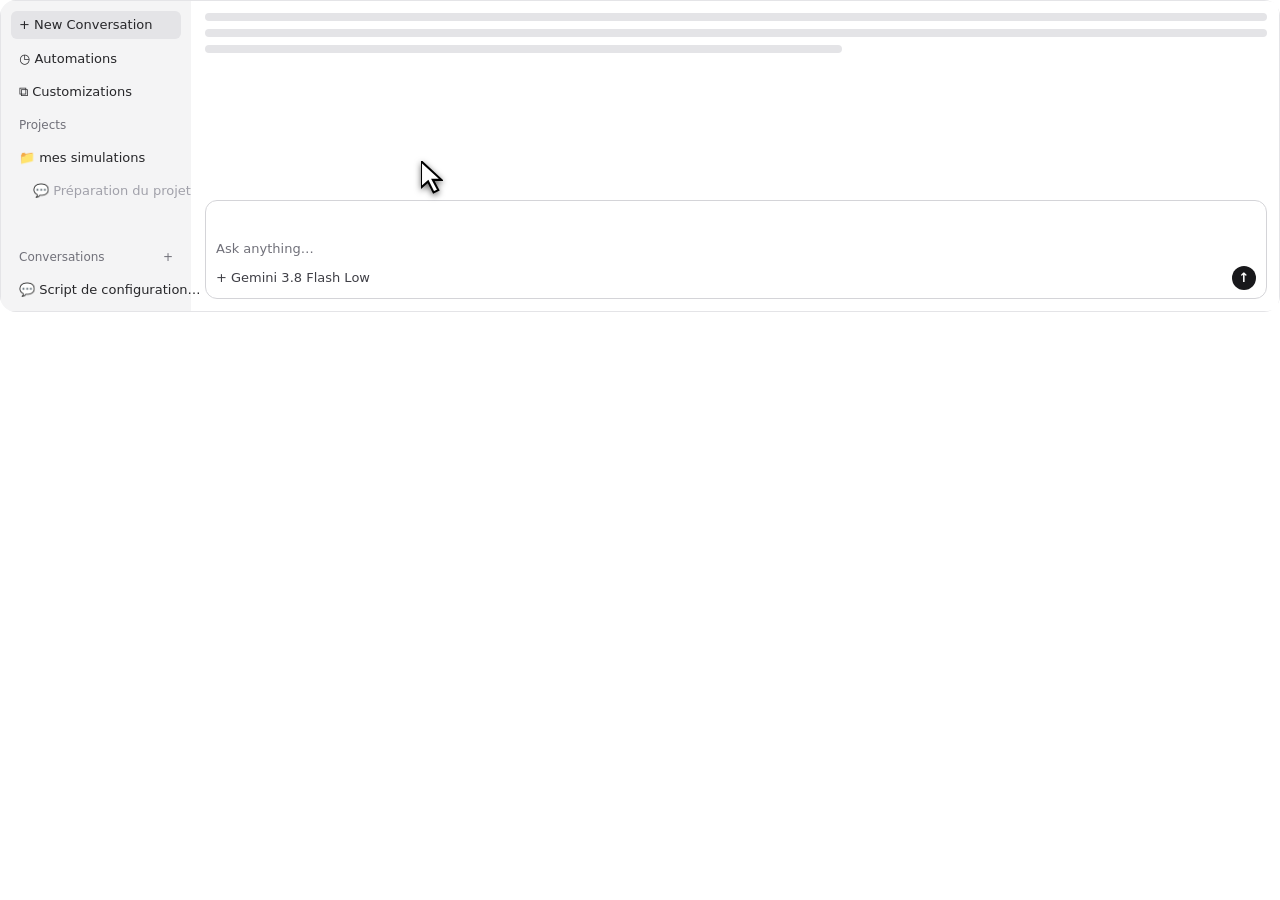
<file: anim-go.html>
<!doctype html>
<html lang="fr">
<head>
<meta charset="utf-8">
<meta name="viewport" content="width=device-width, initial-scale=1">
<title>Animation · nouvelle conversation dans le projet</title>
<link rel="stylesheet" href="style.css?v=65">
<link rel="stylesheet" href="clair.css?v=14" id="theme-clair">
<script src="theme.js?v=1"></script>
<style>
html, body { margin:0; padding:0 !important; overflow:hidden; background:transparent !important; }
.nc-fenetre { width:100%; max-height:none; border:0; padding:0; background:transparent !important; }
.theme-bascule { display:none !important; }
</style>
</head>
<body>
<!-- Animation seule (affichée dans projet.html) : nouvelle conversation dans le projet « mes simulations », on écrit « go titrage » -->
<div class="nc-fenetre">
<div class="ecran-nc" role="img" aria-label="Antigravity : la souris passe sur le nom du projet, un + apparaît à droite, clic dessus : une nouvelle conversation s'ouvre dans le projet ; on y colle le message, Entrée, puis on clique sur le lien de la réponse">
        <div class="nc-gauche">
          <p class="nc-new">+ New Conversation</p>
          <p>◷ Automations</p>
          <p>⧉ Customizations</p>
          <p class="nc-titre-g">Projects</p>
          <p class="nc-projet">📁 mes simulations <span class="nc-plus">+</span></p>
          <p class="nc-sous">💬 Préparation du projet</p>
          <p class="nc-sous nc-ajout">💬 <span class="nc-titre-conv">Simulation titrage</span></p>
          <p class="nc-titre-g">Conversations <span class="nc-plus-conv">+</span></p>
          <p class="nc-vieux">💬 Script de configuration…</p>
        </div>
        <div class="nc-milieu">
          <div class="nc-ancien"><span></span><span></span><span class="court"></span></div>
          <div class="nc-bulle">go titrage</div>
          <div class="nc-think">Thinking<span class="nc-points">…</span></div>
          <div class="nc-saisie">
            <span class="nc-chip">📁 mes simulations ⌄</span>
            <div class="nc-ask"><span class="nc-indice">Ask anything…</span><span class="nc-msg">go titrage</span></div>
            <div class="nc-bas"><span>+ Gemini 3.8 Flash Low</span><span class="nc-envoi">↑</span></div>
          </div>
        </div>
        <span class="nc-info nc-info-1">➕ Ajoute une nouvelle conversation dans ton projet</span>
        <span class="nc-info nc-info-2">✍️ Écris <b>go titrage</b>, puis valide (Entrée)</span>
        <svg class="souris" viewBox="0 0 14 21" width="22" height="33" aria-hidden="true"><path d="M0 0 L0 17 L4.5 13 L8 20 L11 18.5 L7.5 12 L13 12 Z" fill="#fff" stroke="#000" stroke-width="1.3"/></svg>
      </div>
</div>
</body>
</html>
</file>
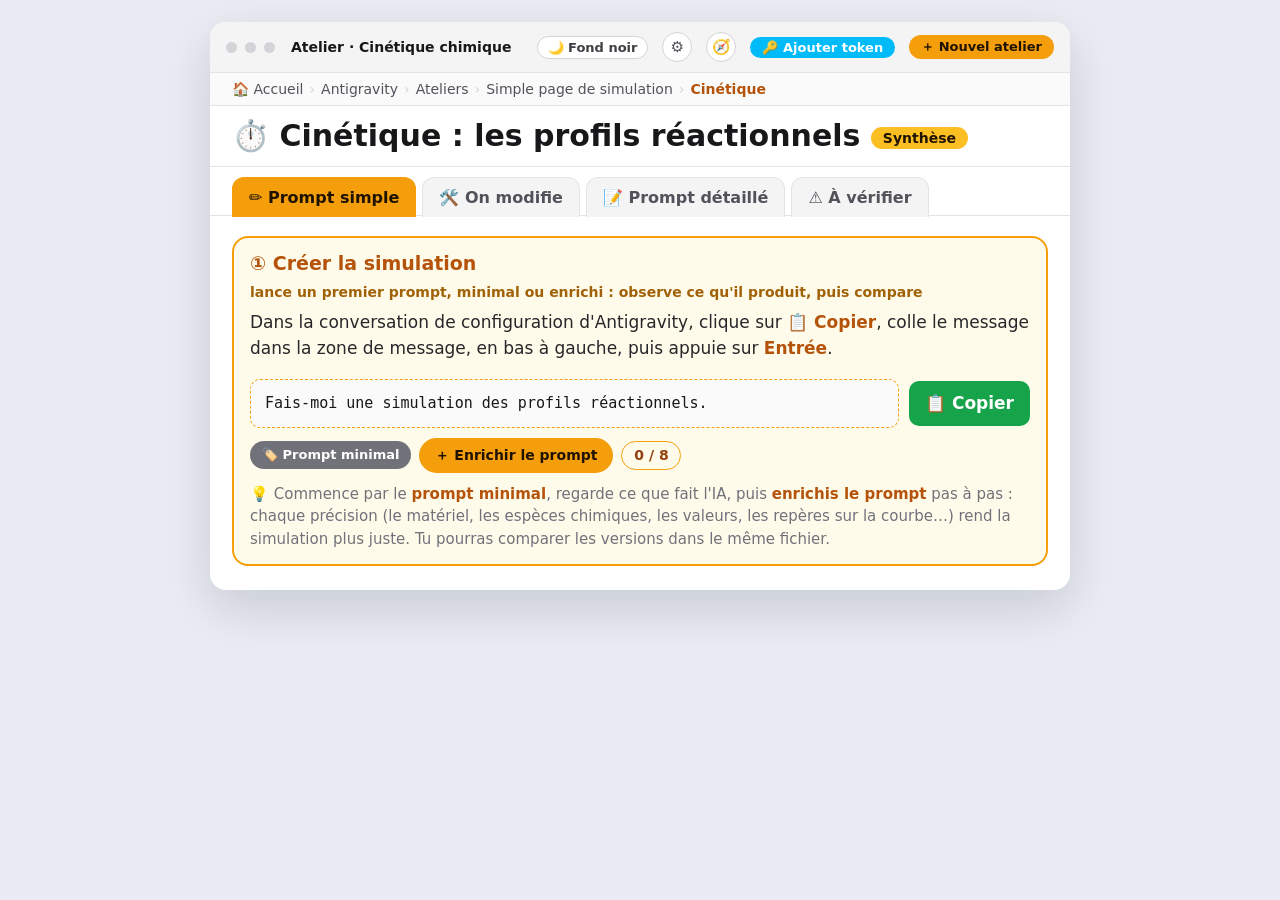
<file: cinetique.html>
<!doctype html>
<html lang="fr">
<head>
<meta charset="utf-8">
<meta name="viewport" content="width=device-width, initial-scale=1">
<title>Atelier · Cinétique chimique</title>
<link rel="stylesheet" href="style.css?v=79">
<link rel="stylesheet" href="clair.css?v=24" id="theme-clair">
<script src="theme.js?v=1"></script>
</head>
<body>
<div class="fen">
  <header class="haut">
  <div class="barre"><i></i><i></i><i></i><b>Atelier · Cinétique chimique</b><a class="icone" href="configurer.html" target="_blank" rel="noopener" data-info="Configurer Antigravity" aria-label="Configurer Antigravity">⚙️</a><a class="icone" href="decouvrir.html?mode=demo&amp;v=6" target="_blank" rel="noopener" data-info="Découvrir Antigravity" aria-label="Découvrir Antigravity">🧭</a><a class="nouvel-atelier" href="ateliers.html?ou=dans#page">＋ Nouvel atelier</a></div>
  <nav class="ariane" aria-label="Fil d'Ariane"><a href="./">🏠 Accueil</a><i class="sep">›</i><a href="antigravity.html">Antigravity</a><i class="sep">›</i><a href="ateliers.html">Ateliers</a><i class="sep">›</i><a href="ateliers.html#page">Simple page de simulation</a><i class="sep">›</i><span aria-current="page">Cinétique</span></nav>
    <div class="titre-haut"><h1>⏱️ Cinétique : les profils réactionnels <span class="domaine-titre">Synthèse</span></h1></div>
    <div class="onglets-haut">
    <div class="onglets" role="tablist">
      <button type="button" role="tab" data-onglet="simple">✏️ Prompt simple</button>
      <button type="button" role="tab" data-onglet="modifier">🛠️ On modifie</button>
      <button type="button" role="tab" data-onglet="detaille">📝 Prompt détaillé</button>
      <button type="button" role="tab" data-onglet="verifier">⚠️ À vérifier</button>
    </div>
    </div>
  </header>
  <div class="corps">

    <section class="panneau" data-panneau="simple">
      <div class="bloc-partie creer">
      <h3 class="partie">① Créer la simulation <small>lance un premier prompt, minimal ou enrichi : observe ce qu'il produit, puis compare</small></h3>
      <p>Dans la conversation de configuration d'Antigravity, clique sur <b class="cle">📋 Copier</b>, colle le message dans la zone de message, en bas à gauche, puis appuie sur <b class="cle">Entrée</b>.</p>
      <div class="phrase"><code class="prompt-plus" data-base="Fais-moi une simulation des profils réactionnels" data-details="[&quot;le graphique de l&#x27;énergie en fonction de la coordonnée de réaction, avec les réactifs, l&#x27;état de transition et les produits&quot;, &quot;des réglages pour l&#x27;énergie d&#x27;activation Ea et l&#x27;enthalpie de réaction ΔrH (réaction exothermique ou endothermique)&quot;, &quot;le choix d&#x27;un mécanisme en une ou deux étapes, avec un intermédiaire réactionnel&quot;, &quot;un catalyseur qui abaisse la barrière&quot;, &quot;les flèches Ea et ΔrH sur le graphique, et une phrase qui dit si la réaction est exothermique ou endothermique, rapide ou lente&quot;, &quot;la loi d&#x27;Arrhenius, k = A·exp(−Ea/(R·T)), avec un curseur de température et l&#x27;affichage de k&quot;, &quot;le temps de demi-réaction t1/2 = ln 2 / k (réaction d&#x27;ordre 1)&quot;, &quot;l&#x27;exemple du cours : CH3I + C2H5ONa → CH3OC2H5 + NaI, avec Ea = 87 kJ/mol&quot;]">Fais-moi une simulation des profils réactionnels.</code><button type="button" class="copier" data-allow data-sim="cinetique">📋 Copier</button></div>
      <p class="note-nouvelle" hidden>🔀 <b class="cle">Nouvelle version à comparer :</b> change le message (ajoute ou retire des détails), puis copie-le dans la même conversation. Antigravity l'ajoutera <b class="cle">dans le même fichier, dans un nouvel onglet</b> « Version 2 », pour comparer.</p>
      <div class="plus-details"><span class="prompt-tag"></span><button type="button" class="plus-btn">＋ Enrichir le prompt</button><span class="plus-compte"></span><button type="button" class="moins-btn" hidden>－ Retirer le dernier</button><button type="button" class="zero-btn" hidden title="Revenir au prompt minimal">↺ Revenir à zéro</button></div>
      <p class="note plus-aide">💡 Commence par le <b class="cle">prompt minimal</b>, regarde ce que fait l'IA, puis <b class="cle">enrichis le prompt</b> pas à pas : chaque précision (le matériel, les espèces chimiques, les valeurs, les repères sur la courbe…) rend la simulation plus juste. Tu pourras comparer les versions dans le même fichier.</p>
      </div>
      <div class="bloc-partie attendre">
      <h3 class="partie">⚙️ Antigravity travaille <small>il écrit le code de ta simulation</small></h3>
      <div class="wk-travail">
      <p>Cela peut prendre <b class="cle">quelques minutes</b>. <b class="cle">Tant qu'Antigravity affiche « Working »</b> (ou « Reading… », « Editing… »), il travaille : patiente.</p>
      <div class="ecran-wk" aria-hidden="true">
        <span class="wk-working wk-s1">Working</span><span class="wk-working wk-s2">Reading cinetique.html ›</span><span class="wk-working wk-s3">Editing cinetique.html ›</span>
        <span class="wk-etiquette wk-e1">⏳ Il travaille : patiente</span>
      </div>
      <p class="allow-ligne">🔐 S'il te demande une autorisation (« Allow write access to this path? »), choisis <b class="cle">3 · Yes, and always allow</b>, puis <b class="cle">Submit</b>. <button type="button" class="allow-rejouer allow-popup">🔐 Voir quoi choisir</button></p>
      <div><button type="button" class="fini-btn">✅ Antigravity a fini de travailler</button></div>
      </div>
      <div class="wk-verif" hidden>
      <p class="replie-ligne vue"><span>✓</span> <b>Antigravity a fini de travailler</b> <button type="button" class="fini-retour">‹ revenir en arrière (il travaille encore)</button></p>
      <p>Tu dois voir <b class="cle">l'équivalent de ceci</b> dans Antigravity :</p>
      <div class="ecran-wk wk-fixe" aria-hidden="true">
        <div class="wk-fini"><span class="wk-temps">Worked for 1m ›</span><div class="wk-tip"><b>TIP</b><br>✅ Ta simulation est prête.<br>① Ton code, dans Antigravity : <i>&lt;/&gt;</i> cinetique.html</div></div>
      </div>
      <div><button type="button" class="pret">✅ Je confirme : ma simulation est prête</button></div>
      </div>
      </div>
      <div class="bloc-partie voir" hidden>
      <p class="replie-ligne vue voir-ligne"><span>✓</span> <b>Ma simulation est prête</b> <button type="button" class="voir-retour">‹ revenir en arrière (elle n'est pas encore prête)</button></p>
      <div class="voir-nav">
      <h3 class="partie">👀 Voir ta simulation dans ton navigateur</h3>
      <div class="ecran-va" role="img" aria-label="D'abord dans Antigravity : clic sur l'icône de copie à droite de l'adresse file:///… ; puis dans ton navigateur (Chrome, Firefox, Safari, Edge) : clic dans la barre d'adresse, coller, Entrée : la simulation s'affiche">
        <div class="va-scene va-a">
          <div class="va-etiq">① Dans <b>Antigravity</b> : copie l'adresse</div>
          <div class="va-fen va-ag">
            <div class="va-ag-gauche"><p>+ New Conversation</p><p class="va-gris">◷ Automations</p><p class="va-gris">⧉ Customizations</p><p class="va-gris va-petit">Projects</p><p>📁 mes simulations</p><p class="va-sel va-retrait">Simulation cinétique</p><p class="va-retrait va-gris">Préparation du projet</p><p class="va-gris va-petit">Conversations</p><p class="va-gris">Configuration…</p></div>
            <div class="va-ag-milieu">
              <div class="va-imp"><b>IMPORTANT</b> 🧪 Atelier « Simulation cinétique » · <u>atelier2.rasf.fr/cinetique.html#simple</u></div>
              <div class="va-moi">Fais-moi une simulation…</div>
              <div class="va-tip"><b>TIP</b> ✅ Ta simulation est prête.</div>
              <p class="va-ligne">② Le rendu de ton code, dans ton navigateur…</p>
              <div class="va-code"><div class="va-code-tete"><span>text</span><span class="va-icones">@ <span class="va-copie">⧉</span><span class="va-ok">✓</span></span></div><div class="va-url">file:///Users/…/mes%20simulations/cinetique.html</div></div>
              <span class="va-copie-bulle">Copié !</span>
            </div>
            <div class="va-ag-droite"><div class="va-ag-adresse">atelier2.rasf.fr/cinetique.html#simple</div><div class="va-ag-page"><b>⏱️ Cinétique : les profils réactionnels</b><i class="va-dom">Synthèse</i><span class="va-mini o"></span><span class="va-mini b"></span><span class="va-mini b court"></span></div></div>
          </div>
        </div>
        <div class="va-scene va-d">
          <div class="va-etiq">② Ouvre <b>ton navigateur</b> (Chrome, Firefox, Safari, Edge)</div>
          <div class="va-dock"><span class="va-app va-app-chrome"><i class="va-ico ico-chrome"></i>Chrome</span><span class="va-app va-app-firefox"><i class="va-ico ico-firefox"></i>Firefox</span></div>
        </div>
        <div class="va-scene va-b">
          <div class="va-etiq">③ Dans <b>ton navigateur</b> : colle l'adresse</div>
          <div class="va-fen va-nav">
            <div class="va-onglets"><i></i><i></i><i></i><span class="va-onglet"><span class="va-titre-onglet">Nouvel onglet</span><span class="va-titre-sim">cinetique.html</span> ×</span><span class="va-plus">+</span><span class="va-logo"></span></div>
            <div class="va-barre-nav"><span>←</span><span>→</span><span>↻</span><div class="va-adresse"><span class="va-vide">🔍 Rechercher ou saisir une adresse</span><span class="va-tape">file:///Users/…/mes%20simulations/cinetique.html</span></div></div>
            <div class="va-accueil"><span class="va-recherche">🔍</span></div>
            <div class="va-page"><b>⏱️ Cinétique</b><svg viewBox="0 0 120 50" aria-hidden="true"><path d="M5 45 C40 44 50 40 58 25 C62 12 75 8 115 6" fill="none" stroke="#2563eb" stroke-width="3"/></svg></div>
            <span class="va-badge va-cmdv">Cmd + V</span><span class="va-badge va-entree">Entrée ↵</span>
          </div>
        </div>
        <svg class="souris" viewBox="0 0 14 21" width="22" height="33" aria-hidden="true"><path d="M0 0 L0 17 L4.5 13 L8 20 L11 18.5 L7.5 12 L13 12 Z" fill="#fff" stroke="#000" stroke-width="1.3"/></svg>
      </div>
      <ol class="va-etapes">
        <li>Dans la réponse d'Antigravity, clique sur <b class="cle">l'icône de copie ⧉</b>, à droite de l'adresse <b class="cle">file:///…</b></li>
        <li>Ouvre <b class="cle">ton navigateur habituel</b> (Chrome, Firefox, Safari, Edge), en dehors d'Antigravity, clique dans <b class="cle">la barre d'adresse</b>, colle (<b class="cle">Cmd + V</b> sur Mac, <b class="cle">Ctrl + V</b> sur Windows), puis <b class="cle">Entrée</b> : ta simulation s'affiche.</li>
        <li>Après chaque modification, <b class="cle">recharge la page</b> (<b class="cle">Cmd + R</b> ou <b class="cle">F5</b>).</li>
      </ol>
      <div><button type="button" class="pret vu-btn">✅ J'ai visualisé ma simulation</button></div>
      </div>
      <p class="replie-ligne voir-vu-ligne"><span>✓</span> <b>J'ai visualisé ma simulation</b> <button type="button" class="vu-retour">‹ revenir en arrière</button></p>
      <div class="voir-suite" hidden>
      <h3 class="partie">② Discutons ensemble des résultats obtenus</h3>
      <div class="discuter-boutons"><button type="button" class="aller-onglet" data-aller="modifier">🛠️ On modifie la simulation ›</button><button type="button" class="nouvelle-version">🔀 Créer une nouvelle version à comparer</button></div>
      </div>
      </div>
    </section>

    <section class="panneau" data-panneau="detaille" hidden>
      <div class="bloc-partie creer">
      <h3 class="partie">① Créer la simulation <small>un prompt très précis, à comparer avec ce que donne un prompt minimal</small></h3>
      <p class="note-version">🔀 <b class="cle">Tu as déjà fait le prompt simple ?</b> Colle ces messages dans la même conversation : Antigravity en fera <b class="cle">une version 2 dans le même fichier</b> (le message ② en fera une version 3, le ③ l'enrichira), avec des onglets en haut de la page pour comparer les deux. Ensuite, pour chaque modification, il te demandera à quelle(s) version(s) l'appliquer.</p>
      <p>Les trois messages l'un après l'autre, <b class="cle">dans la même conversation</b> : clique sur <b class="cle">📋 Copier</b>, colle, puis <b class="cle">Entrée</b>. Attends la fin de chaque réponse, et ouvre la page pour voir le résultat avant de passer au message suivant.</p>
      <p class="etiquette-prompt">① Le profil d'une réaction en une étape, et la loi d'Arrhenius</p>
      <div class="phrase"><code>Bonjour, je souhaiterais que tu m'aides à concevoir une simulation en HTML (un seul fichier .html, pas de Python), que je puisse facilement partager à mes collègues.

Cette simulation trace le profil réactionnel d'une réaction en une étape : l'énergie E en fonction de la coordonnée de réaction.

On entre l'énergie d'activation Ea (en kJ/mol) et l'enthalpie de réaction ΔrH (en kJ/mol), avec des curseurs et des saisies. Le niveau des réactifs sert de référence (E = 0). Le sommet de la courbe est l'état de transition (ET), à l'énergie Ea ; le niveau des produits est à ΔrH.
Si ΔrH &lt; 0, la réaction est exothermique (les produits sont plus bas que les réactifs) ; si ΔrH &gt; 0, elle est endothermique (les produits sont plus hauts). Pour une réaction endothermique, Ea doit rester supérieure à ΔrH : le programme l'empêche et l'explique.

La courbe est lisse : un plateau pour les réactifs, une bosse pour l'état de transition, un plateau pour les produits. Sur le graphique, affiche une flèche verticale Ea (des réactifs jusqu'au sommet), une flèche ΔrH (des réactifs jusqu'aux produits), l'énergie d'activation de la réaction inverse (Ea − ΔrH), et les étiquettes « réactifs », « ET » et « produits ».

Relie le profil à la vitesse avec la loi d'Arrhenius : k = A·exp(−Ea/(R·T)), avec R = 8,314 J/(mol·K), Ea convertie en J/mol et T en kelvins. On règle la température T (en °C, convertie en K) et le facteur A (en s⁻¹, par défaut 10¹³ s⁻¹, sur une échelle logarithmique). Affiche k, et le temps de demi-réaction t1/2 = ln 2 / k pour une réaction d'ordre 1, dans une unité lisible (s, min, h, jours ou années).

Ajoute deux exemples prêts à l'emploi : la combustion du dihydrogène, H2 + ½ O2 → H2O (g), avec ΔrH = −242 kJ/mol (très exothermique, mais lente à température ambiante sans étincelle, car Ea est élevée), et la comparaison d'une réaction rapide (Ea = 20 kJ/mol) et d'une réaction lente (Ea = 100 kJ/mol) à la même température. Tout se met à jour aussitôt. Merci !</code><button type="button" class="copier" data-allow data-sim="cinetique">📋 Copier</button></div>
      <p class="etiquette-prompt">② Plusieurs étapes, catalyse, produit cinétique ou thermodynamique</p>
      <div class="phrase"><code>Merci. Génère maintenant un nouveau code, similaire au précédent (mêmes flèches, mêmes étiquettes, même graphique), pour les mécanismes en plusieurs étapes et la catalyse, avec trois onglets.

1. Mécanisme en deux étapes : le profil a deux états de transition ET1 et ET2, séparés par un creux, l'intermédiaire réactionnel (IR). On règle l'énergie de ET1, de l'IR, de ET2 et des produits. Affiche Ea1 (des réactifs à ET1) et Ea2 (de l'IR à ET2), et indique l'étape cinétiquement déterminante : celle dont l'état de transition est le plus haut. Exemple prêt à l'emploi : (CH3)3C–Cl + HO⁻ → (CH3)3C–OH + Cl⁻ (substitution nucléophile SN1), en deux étapes, avec le carbocation comme intermédiaire ; la première étape est déterminante.

2. Catalyse : un bouton « avec catalyseur » superpose, dans une autre couleur, le profil catalysé. Le catalyseur ouvre un autre chemin, souvent en deux étapes avec un intermédiaire, dont les barrières sont plus basses. Les niveaux des réactifs et des produits ne changent pas : ΔrH reste le même. Affiche k avec et sans catalyseur (loi d'Arrhenius, même facteur A) et le rapport des deux. Exemple prêt à l'emploi : la déshydratation du cyclohexanol en cyclohexène, catalysée par H⁺.

3. Produit cinétique et produit thermodynamique : à partir d'un même intermédiaire, deux chemins mènent à deux produits. Le produit [2] a la barrière la plus basse (produit cinétique) ; le produit [1] est le plus bas en énergie, donc le plus stable (produit thermodynamique). Avec un curseur de température, affiche les proportions des deux produits :
- sous contrôle cinétique (basse température, réactions non renversables) : [2]/[1] = k2/k1 = exp(−(Ea2 − Ea1)/(R·T)) ;
- sous contrôle thermodynamique (haute température, réactions renversables) : [1]/[2] = exp(−(E1 − E2)/(R·T)), avec E1 et E2 les énergies des deux produits ;
- entre les deux, passe progressivement de l'un à l'autre selon la hauteur de la barrière de retour du produit cinétique, et indique quel contrôle domine.
Exemple : l'addition de HBr sur le buta-1,3-diène, qui donne le produit d'addition 1,2 (cinétique) et le produit d'addition 1,4 (thermodynamique) : vers −80 °C, environ 80 % de produit 1,2 ; vers 40 °C, environ 85 % de produit 1,4. Merci !</code><button type="button" class="copier" data-allow>📋 Copier</button></div>
      <p class="etiquette-prompt">③ L'exploitation de mesures (copier-coller depuis Excel ou fichier CSV : k à différentes températures)</p>
      <div class="phrase"><code>Merci, parfait pour comprendre les profils réactionnels ! Maintenant, j'aimerais que tu ajoutes un onglet « Mes mesures » pour exploiter des mesures de la constante de vitesse k à différentes températures T.

On y colle ses mesures copiées depuis Excel (deux colonnes), ou on charge un fichier CSV (séparateur « ; » ou « , », virgule décimale acceptée), sans aucune bibliothèque externe. La page reconnaît la colonne de la température (en K ou en °C, détecté d'après l'en-tête ou les valeurs) et celle de k, et on peut corriger ce choix avec des menus.

Elle trace ln k en fonction de 1/T, avec la droite de régression, son équation et le coefficient de détermination R². Puis elle fait l'exploitation : Ea déduite de la pente (pente = −Ea/R), A déduit de l'ordonnée à l'origine (ln A), et le profil réactionnel dessiné avec cette Ea.

Exemple pour tester (CH3I + C2H5ONa → CH3OC2H5 + NaI) : T = 283, 293, 303 et 323 K ; k = 5,56 ; 18 ; 51 et 376. On doit trouver une pente d'environ −9 610 K, donc Ea ≈ 80 kJ/mol. Ajoute un bouton qui charge cet exemple, et un autre qui le télécharge en CSV. Merci !</code><button type="button" class="copier" data-allow>📋 Copier</button></div>
      <p class="note">💡 Sois patient : chaque réponse peut prendre plusieurs minutes.</p>
      </div>
      <div class="bloc-partie attendre">
      <h3 class="partie">⚙️ Antigravity travaille <small>il écrit le code de ta simulation</small></h3>
      <div class="wk-travail">
      <p>Cela peut prendre <b class="cle">quelques minutes</b>. <b class="cle">Tant qu'Antigravity affiche « Working »</b> (ou « Reading… », « Editing… »), il travaille : patiente.</p>
      <div class="ecran-wk" aria-hidden="true">
        <span class="wk-working wk-s1">Working</span><span class="wk-working wk-s2">Reading cinetique.html ›</span><span class="wk-working wk-s3">Editing cinetique.html ›</span>
        <span class="wk-etiquette wk-e1">⏳ Il travaille : patiente</span>
      </div>
      <p class="allow-ligne">🔐 S'il te demande une autorisation (« Allow write access to this path? »), choisis <b class="cle">3 · Yes, and always allow</b>, puis <b class="cle">Submit</b>. <button type="button" class="allow-rejouer allow-popup">🔐 Voir quoi choisir</button></p>
      <div><button type="button" class="fini-btn">✅ Antigravity a fini de travailler</button></div>
      </div>
      <div class="wk-verif" hidden>
      <p class="replie-ligne vue"><span>✓</span> <b>Antigravity a fini de travailler</b> <button type="button" class="fini-retour">‹ revenir en arrière (il travaille encore)</button></p>
      <p>Tu dois voir <b class="cle">l'équivalent de ceci</b> dans Antigravity :</p>
      <div class="ecran-wk wk-fixe" aria-hidden="true">
        <div class="wk-fini"><span class="wk-temps">Worked for 1m ›</span><div class="wk-tip"><b>TIP</b><br>✅ Ta simulation est prête.<br>① Ton code, dans Antigravity : <i>&lt;/&gt;</i> cinetique.html</div></div>
      </div>
      <div><button type="button" class="pret">✅ Je confirme : ma simulation est prête</button></div>
      </div>
      </div>
      <div class="bloc-partie voir" hidden>
      <p class="replie-ligne vue voir-ligne"><span>✓</span> <b>Ma simulation est prête</b> <button type="button" class="voir-retour">‹ revenir en arrière (elle n'est pas encore prête)</button></p>
      <div class="voir-nav">
      <h3 class="partie">👀 Voir ta simulation dans ton navigateur</h3>
      <div class="ecran-va" role="img" aria-label="D'abord dans Antigravity : clic sur l'icône de copie à droite de l'adresse file:///… ; puis dans ton navigateur (Chrome, Firefox, Safari, Edge) : clic dans la barre d'adresse, coller, Entrée : la simulation s'affiche">
        <div class="va-scene va-a">
          <div class="va-etiq">① Dans <b>Antigravity</b> : copie l'adresse</div>
          <div class="va-fen va-ag">
            <div class="va-ag-gauche"><p>+ New Conversation</p><p class="va-gris">◷ Automations</p><p class="va-gris">⧉ Customizations</p><p class="va-gris va-petit">Projects</p><p>📁 mes simulations</p><p class="va-sel va-retrait">Simulation cinétique</p><p class="va-retrait va-gris">Préparation du projet</p><p class="va-gris va-petit">Conversations</p><p class="va-gris">Configuration…</p></div>
            <div class="va-ag-milieu">
              <div class="va-imp"><b>IMPORTANT</b> 🧪 Atelier « Simulation cinétique » · <u>atelier2.rasf.fr/cinetique.html#simple</u></div>
              <div class="va-moi">Fais-moi une simulation…</div>
              <div class="va-tip"><b>TIP</b> ✅ Ta simulation est prête.</div>
              <p class="va-ligne">② Le rendu de ton code, dans ton navigateur…</p>
              <div class="va-code"><div class="va-code-tete"><span>text</span><span class="va-icones">@ <span class="va-copie">⧉</span><span class="va-ok">✓</span></span></div><div class="va-url">file:///Users/…/mes%20simulations/cinetique.html</div></div>
              <span class="va-copie-bulle">Copié !</span>
            </div>
            <div class="va-ag-droite"><div class="va-ag-adresse">atelier2.rasf.fr/cinetique.html#simple</div><div class="va-ag-page"><b>⏱️ Cinétique : les profils réactionnels</b><i class="va-dom">Synthèse</i><span class="va-mini o"></span><span class="va-mini b"></span><span class="va-mini b court"></span></div></div>
          </div>
        </div>
        <div class="va-scene va-d">
          <div class="va-etiq">② Ouvre <b>ton navigateur</b> (Chrome, Firefox, Safari, Edge)</div>
          <div class="va-dock"><span class="va-app va-app-chrome"><i class="va-ico ico-chrome"></i>Chrome</span><span class="va-app va-app-firefox"><i class="va-ico ico-firefox"></i>Firefox</span></div>
        </div>
        <div class="va-scene va-b">
          <div class="va-etiq">③ Dans <b>ton navigateur</b> : colle l'adresse</div>
          <div class="va-fen va-nav">
            <div class="va-onglets"><i></i><i></i><i></i><span class="va-onglet"><span class="va-titre-onglet">Nouvel onglet</span><span class="va-titre-sim">cinetique.html</span> ×</span><span class="va-plus">+</span><span class="va-logo"></span></div>
            <div class="va-barre-nav"><span>←</span><span>→</span><span>↻</span><div class="va-adresse"><span class="va-vide">🔍 Rechercher ou saisir une adresse</span><span class="va-tape">file:///Users/…/mes%20simulations/cinetique.html</span></div></div>
            <div class="va-accueil"><span class="va-recherche">🔍</span></div>
            <div class="va-page"><b>⏱️ Cinétique</b><svg viewBox="0 0 120 50" aria-hidden="true"><path d="M5 45 C40 44 50 40 58 25 C62 12 75 8 115 6" fill="none" stroke="#2563eb" stroke-width="3"/></svg></div>
            <span class="va-badge va-cmdv">Cmd + V</span><span class="va-badge va-entree">Entrée ↵</span>
          </div>
        </div>
        <svg class="souris" viewBox="0 0 14 21" width="22" height="33" aria-hidden="true"><path d="M0 0 L0 17 L4.5 13 L8 20 L11 18.5 L7.5 12 L13 12 Z" fill="#fff" stroke="#000" stroke-width="1.3"/></svg>
      </div>
      <ol class="va-etapes">
        <li>Dans la réponse d'Antigravity, clique sur <b class="cle">l'icône de copie ⧉</b>, à droite de l'adresse <b class="cle">file:///…</b></li>
        <li>Ouvre <b class="cle">ton navigateur habituel</b> (Chrome, Firefox, Safari, Edge), en dehors d'Antigravity, clique dans <b class="cle">la barre d'adresse</b>, colle (<b class="cle">Cmd + V</b> sur Mac, <b class="cle">Ctrl + V</b> sur Windows), puis <b class="cle">Entrée</b> : ta simulation s'affiche.</li>
        <li>Après chaque modification, <b class="cle">recharge la page</b> (<b class="cle">Cmd + R</b> ou <b class="cle">F5</b>).</li>
      </ol>
      <div><button type="button" class="pret vu-btn">✅ J'ai visualisé ma simulation</button></div>
      </div>
      <p class="replie-ligne voir-vu-ligne"><span>✓</span> <b>J'ai visualisé ma simulation</b> <button type="button" class="vu-retour">‹ revenir en arrière</button></p>
      <div class="voir-suite" hidden>
      <h3 class="partie">② Discutons ensemble des résultats obtenus</h3>
      <div class="discuter-boutons"><button type="button" class="aller-onglet" data-aller="modifier">🛠️ On modifie la simulation ›</button><button type="button" class="nouvelle-version">🔀 Créer une nouvelle version à comparer</button></div>
      </div>
      </div>
    </section>

    <section class="panneau" data-panneau="modifier" hidden>
      <p>Demande des changements à l'IA, dans la même conversation. Quelques idées, à copier ou à écrire avec tes mots :</p>
      <ul class="idees">
        <li><div class="phrase"><code>Ajoute une animation : une bille qui roule sur le profil et ne franchit l'état de transition que si l'énergie apportée (réglable avec un curseur) dépasse Ea.</code><button type="button" class="copier" data-coche>📋 Copier</button></div></li>
        <li><div class="phrase"><code>Ajoute l'exemple du cours en une étape : CH3I + C2H5ONa → CH3OC2H5 + NaI, avec Ea = 80 kJ/mol, et affiche k à 20 °C et à 50 °C.</code><button type="button" class="copier" data-coche>📋 Copier</button></div></li>
        <li><div class="phrase"><code>Ajoute un curseur de température et un graphique qui montre comment k varie avec T, pour Ea = 20 kJ/mol et pour Ea = 100 kJ/mol, sur le même graphique.</code><button type="button" class="copier" data-coche>📋 Copier</button></div></li>
        <li><div class="phrase"><code>Ajoute la courbe de la concentration du réactif en fonction du temps, C = C0·exp(−k·t), et place le temps de demi-réaction sur la courbe.</code><button type="button" class="copier" data-coche>📋 Copier</button></div></li>
        <li><div class="phrase"><code>Ajoute un bouton pour télécharger le graphique en image.</code><button type="button" class="copier" data-coche>📋 Copier</button></div></li>
      </ul>
      <p class="note">💡 Après chaque modification, <b class="cle">recharge la page</b> dans ton navigateur (<b class="os os-mac">Cmd + R</b><b class="os os-win">F5</b><b class="os os-linux">F5</b>).</p>
    </section>

    <section class="panneau" data-panneau="verifier" hidden>
      <p>L'IA se trompe parfois en chimie. Contrôle au moins ces points avant d'utiliser ta simulation en cours :</p>
      <div class="verifier">
          <p>⚠️ <b>Les erreurs fréquentes de l'IA</b></p>
          <ul>
            <li><b>L'énergie d'activation</b> se mesure des réactifs jusqu'au sommet de l'état de transition : ni depuis zéro, ni depuis les produits.</li>
            <li><b>Le signe de ΔrH</b> : ΔrH = E(produits) − E(réactifs) ; négative si la réaction est exothermique (produits plus bas), positive si elle est endothermique.</li>
            <li><b>Une réaction endothermique</b> : le sommet reste au-dessus des produits (Ea &gt; ΔrH).</li>
            <li><b>Le catalyseur</b> abaisse la barrière (souvent en plusieurs étapes, avec un intermédiaire) mais ne change ni les réactifs, ni les produits, ni ΔrH.</li>
            <li><b>L'intermédiaire réactionnel</b> est un creux entre deux états de transition ; l'étape cinétiquement déterminante est celle dont l'état de transition est le plus haut.</li>
            <li><b>La loi d'Arrhenius</b> : T en kelvins, Ea en J/mol (et non en kJ/mol), R = 8,314 J/(mol·K). Quand T augmente ou quand Ea diminue, k augmente.</li>
            <li><b>Le temps de demi-réaction</b> t<sub>1/2</sub> = ln 2 / k ne vaut que pour une réaction d'ordre 1.</li>
            <li><b>Produit cinétique et produit thermodynamique</b> : le cinétique a la plus petite Ea (majoritaire à basse température), le thermodynamique est le plus stable (majoritaire à haute température).</li>
          </ul>
          <p class="note">💡 Une erreur trouvée ? Décris-la à l'IA avec tes mots : « Avec le catalyseur, le niveau des produits ne doit pas changer, corrige le profil. »</p>
        </div>
    </section>
  </div>
</div>

<template id="tpl-allow">
  <p class="allow-titre">🔐 <b class="cle">Dans quelques instants</b>, une fenêtre en anglais va apparaître dans Antigravity, au-dessus de la zone de message : « Allow write access to this path? ». <b class="cle">À chaque fois</b>, choisis <b class="cle">3 · Yes, and always allow</b>, puis <b class="cle">Submit</b> :</p>
  <div class="cadre-allow">
    <div class="scene-allow" role="img" aria-label="La fenêtre « Allow write access to this path? » : on clique sur le choix 3, Yes, and always allow, puis sur Submit">
      <div class="dlg">
        <div class="t">📄 Allow write access to this path?</div>
        <div class="cmd">/Users/…/Desktop/simulation-cinetique/simulation-cinetique.html</div>
        <div class="opt o1"><i>1</i>Yes, allow this time</div>
        <div class="opt"><i>2</i>Yes, and always allow in this conversation</div>
        <div class="opt o3"><i>3</i>Yes, and always allow</div>
        <div class="opt o4"><i>4</i>No <em>(tell the agent what to do instead)</em></div>
        <span class="skip">Skip</span><span class="sub">Submit ↵</span>
      </div>
      <div class="bulle">👆 puis Submit</div>
      <div class="ok">✅ Le fichier s'écrit</div>
      <svg class="souris" viewBox="0 0 14 21" width="22" height="33" aria-hidden="true"><path d="M0 0 L0 17 L4.5 13 L8 20 L11 18.5 L7.5 12 L13 12 Z" fill="#fff" stroke="#000" stroke-width="1.3"/></svg>
    </div>
  </div>
</template>

<div class="bande" id="bande" role="note" hidden><span class="bfleche" aria-hidden="true">⬅</span>
  <span><b>Colle le message dans Antigravity</b> <em>dans la zone de message, en bas à gauche</em><span class="quoi">👉 <span class="os os-mac">Cmd + V</span><span class="os os-win">Ctrl + V</span><span class="os os-linux">Ctrl + V</span>, puis Entrée.</span></span>
  <button type="button" class="bande-x" aria-label="Fermer">×</button></div>
<script src="copier.js?v=14"></script>
<script src="token.js?v=4"></script>
<script>
// Les onglets ; l'onglet ouvert reste dans l'adresse (#simple, #detaille…) pour survivre au rechargement
const ongl = [...document.querySelectorAll("[data-onglet]")];
function ouvrir(id) {
  if (!ongl.some((b) => b.dataset.onglet === id)) id = "simple";
  ongl.forEach((b) => b.setAttribute("aria-selected", String(b.dataset.onglet === id)));
  document.querySelectorAll("[data-panneau]").forEach((p) => { p.hidden = p.dataset.panneau !== id; });
  history.replaceState(null, "", "#" + id);
}
ongl.forEach((b) => b.addEventListener("click", () => ouvrir(b.dataset.onglet)));
// « On modifie la simulation » : passe à l'onglet On modifie, en haut de page
document.querySelectorAll("[data-aller]").forEach((b) => b.addEventListener("click", () => { ouvrir(b.dataset.aller); window.scrollTo({ top: 0, behavior: "smooth" }); }));
ouvrir(location.hash.slice(1));
// Les cadres sous « Créer » : rien avant la copie ; « Patiente » après Copier ; « Discutons… » après « Ma simulation est prête »
// L'étape (vide, "attente", "pret") est gardée dans le navigateur pour survivre au rechargement
function etat(panneau, etape) {
  panneau.querySelector(".bloc-partie.attendre").hidden = etape !== "attente" && etape !== "fini";
  // « Antigravity a fini de travailler » : on montre ce qu'il doit afficher, puis « Je confirme »
  panneau.querySelector(".wk-travail").hidden = etape === "fini";
  panneau.querySelector(".wk-verif").hidden = etape !== "fini";
  if (etape === "attente") panneau.querySelectorAll(".ecran-wk *").forEach((el) => el.getAnimations().forEach((x) => { x.currentTime = 0; }));   // « Working » repart du début
  panneau.querySelector(".bloc-partie.voir").hidden = etape !== "pret" && etape !== "vu";
  // « J'ai visualisé ma simulation » : « Voir » se replie en une ligne verte, « Discutons » apparaît
  panneau.querySelector(".voir-nav").hidden = etape === "vu";
  panneau.querySelector(".voir-vu-ligne").classList.toggle("vue", etape === "vu");
  panneau.querySelector(".voir-suite").hidden = etape !== "vu";
  try { localStorage.setItem("atelier.cinetique.etape." + panneau.dataset.panneau, etape); } catch {}
}
document.querySelectorAll("[data-panneau]").forEach((p) => {
  if (!p.querySelector(".bloc-partie.attendre")) return;
  // « Créer une nouvelle version à comparer » : on revient au message de départ, déplié, pour en faire un autre
  p.querySelector(".nouvelle-version")?.addEventListener("click", () => {
    etat(p, "");
    const creer = p.querySelector(".bloc-partie.creer");
    creer.classList.remove("replie"); creer.querySelectorAll(".phrase.replie").forEach((x) => x.classList.remove("replie"));
    creer.querySelectorAll(".replie-ligne").forEach((x) => x.classList.remove("vue"));
    const note = creer.querySelector(".note-nouvelle"); if (note) note.hidden = false;
    window.scrollTo({ top: 0, behavior: "smooth" });
  });
  p.querySelector(".fini-btn").addEventListener("click", () => etat(p, "fini"));
  p.querySelector(".fini-retour").addEventListener("click", () => etat(p, "attente"));   // cliqué par erreur : on revient à « il travaille »
  p.querySelector(".vu-btn").addEventListener("click", () => { etat(p, "vu"); p.querySelector(".voir-suite").scrollIntoView({ behavior: "smooth", block: "nearest" }); });
  p.querySelector(".vu-retour").addEventListener("click", () => etat(p, "pret"));   // revenir en arrière : on revoit « Voir ta simulation »
  p.querySelector(".voir-retour").addEventListener("click", () => { etat(p, "attente"); p.querySelector(".bloc-partie.attendre").scrollIntoView({ behavior: "smooth", block: "nearest" }); });   // « revenir en arrière » : on repatiente
  p.querySelector("button.pret").addEventListener("click", () => { etat(p, "pret"); p.querySelector(".bloc-partie.voir").scrollIntoView({ behavior: "smooth", block: "nearest" }); });
  // un nouveau message : rien pendant les 10 s du bandeau jaune, puis « Patiente » (avec l'animation « Allow » dedans)
  p.querySelectorAll("button.copier").forEach((b) => {
    b.addEventListener("click", () => etat(p, ""));
    b.addEventListener("apres-bande", () => { etat(p, "attente"); p.querySelector(".bloc-partie.attendre").scrollIntoView({ behavior: "smooth", block: "nearest" }); });
  });
  let etape = ""; try { etape = localStorage.getItem("atelier.cinetique.etape." + p.dataset.panneau) || ""; } catch {}
  etat(p, etape);
  // cohérence : le prompt simple n'a qu'un message ; s'il n'a pas été copié, on repart de zéro
  let copieSimple = false; try { copieSimple = localStorage.getItem("atelier." + (location.pathname.split("/").pop().replace(".html", "") || "page") + ".copie.0") === "1"; } catch {}
  if (p.dataset.panneau === "simple" && etape && !copieSimple) etat(p, "");
});
// Après Copier, le message se replie en une ligne « ✓ Message copié » (gardé dans le navigateur).
// Un seul message dans le cadre ① : tout le cadre se replie ; plusieurs (prompt détaillé) : ce message seulement.
const PAGE = location.pathname.split("/").pop().replace(".html", "") || "page";
document.querySelectorAll("[data-panneau] .bloc-partie.creer .phrase").forEach((ph, i) => {
  const b = ph.querySelector("button.copier");
  if (!b) return;
  const bloc = ph.closest(".bloc-partie.creer");
  const unique = bloc.querySelectorAll(".phrase").length === 1;
  const cible = unique ? bloc : ph;
  const ligne = document.createElement("p");
  ligne.className = "replie-ligne";
  ligne.innerHTML = '<span>✓</span> <b>Message copié</b> <button type="button">voir le message ou le recopier</button>';
  if (unique) bloc.querySelector("h3").after(ligne); else ph.before(ligne);
  const cle = "atelier." + PAGE + ".copie." + i;
  const replier = (oui) => { cible.classList.toggle("replie", oui); ligne.classList.toggle("vue", oui); try { localStorage.setItem(cle, oui ? "1" : ""); } catch {} };
  ligne.querySelector("button").addEventListener("click", () => replier(false));
  b.addEventListener("click", () => setTimeout(() => replier(true), 700));
  let r = false; try { r = localStorage.getItem(cle) === "1"; } catch {}
  replier(r);
});
// « Voir ta simulation » : à chaque tour, l'animation ouvre Chrome ou Firefox, au hasard
document.querySelectorAll(".ecran-va").forEach((e) => {
  const tirer = () => { e.dataset.nav = Math.random() < 0.5 ? "chrome" : "firefox"; };
  tirer();
  e.addEventListener("animationiteration", (ev) => { if (ev.target.classList.contains("va-a")) tirer(); });
});
// Le système de l'ordinateur (Mac, Windows, Linux), comme sur la page Antigravity
let os = null; try { os = localStorage.getItem("atelier.os"); } catch {}
document.body.dataset.os = os || (/Windows/i.test(navigator.userAgent) ? "win" : /Mac/i.test(navigator.userAgent) ? "mac" : "linux");
</script>
</body>
</html>
</file>
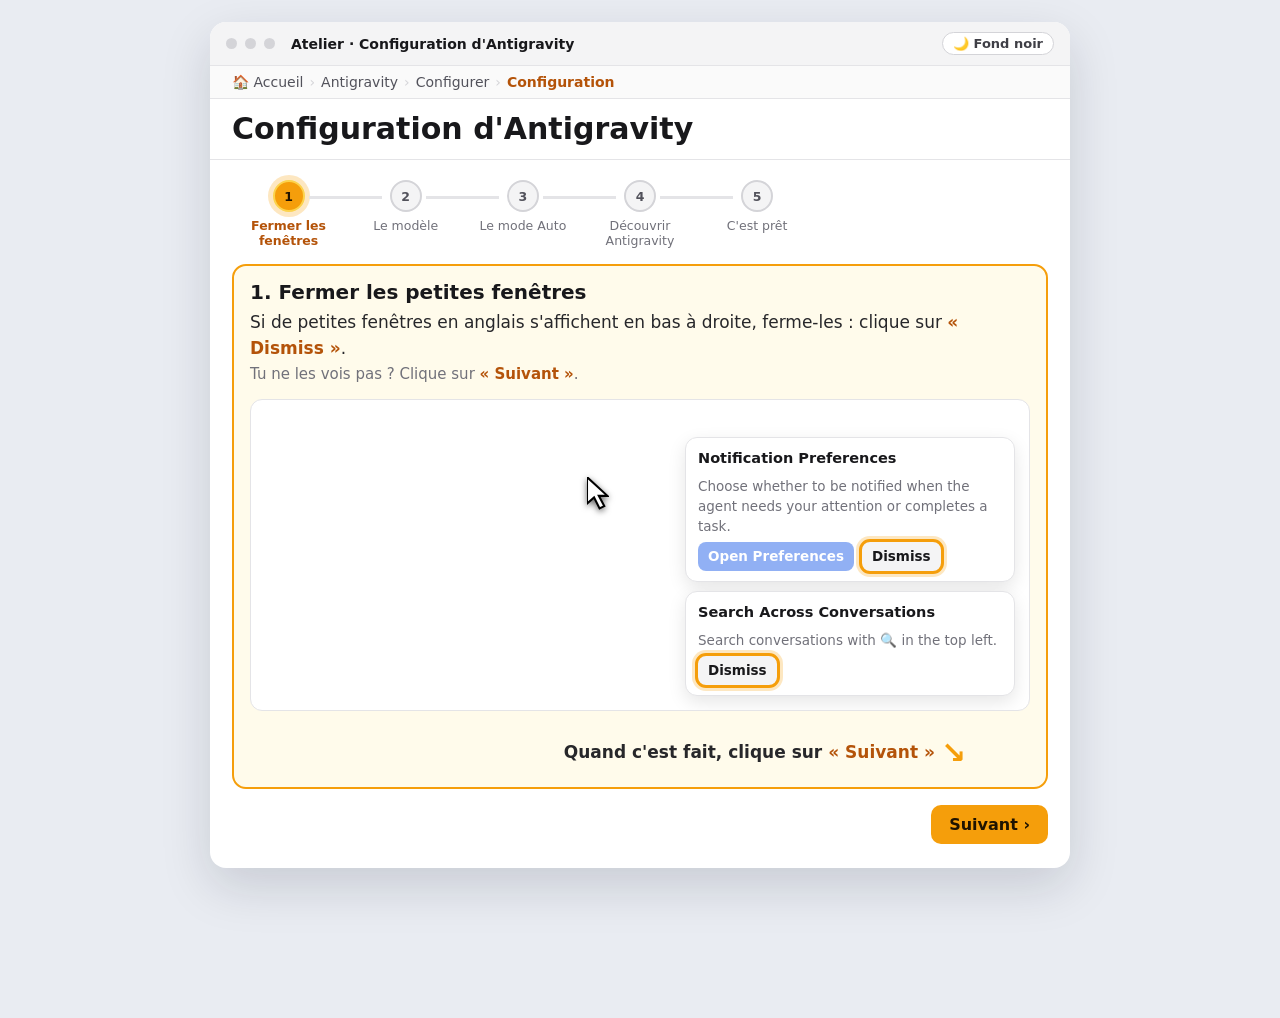
<file: configuration.html>
<!doctype html>
<html lang="fr">
<head>
<meta charset="utf-8">
<meta name="viewport" content="width=device-width, initial-scale=1">
<title>Configuration d'Antigravity</title>
<style>
html { background:#e9ecf2; }
body { margin:0; padding:22px 14px 150px; font-family:'Nunito',system-ui,-apple-system,'Segoe UI',sans-serif; color:#e4e4e7; display:flex; justify-content:center; }
.fen { width:min(860px,100%); background:#0b0b0f; border-radius:16px; overflow:clip; box-shadow:0 18px 50px rgba(15,23,42,.35); }
.barre { display:flex; align-items:center; gap:8px; padding:10px 16px; background:#18181b; border-bottom:1px solid #27272a; }
.barre i { width:11px; height:11px; border-radius:50%; background:#3f3f46; }
.barre b { margin-left:8px; color:#fff; font-size:14px; }
.corps { padding:20px 22px 24px; display:grid; gap:16px; }
h1 { margin:0; font:800 clamp(22px,3.4vw,30px)/1.2 'Outfit',system-ui,sans-serif; color:#fff; }
/* les étapes, une à la fois */
.st { list-style:none; margin:0; padding:0; display:grid; grid-template-columns:repeat(7,minmax(0,1fr)); gap:4px; }
.st li { display:flex; flex-direction:column; align-items:center; gap:6px; text-align:center; position:relative; font-size:12.5px; color:#a1a1aa; }
.st li:not(:last-child)::after { content:""; position:absolute; top:16px; left:calc(50% + 20px); right:calc(-50% + 20px); height:3px; background:#3f3f46; }
.st li.fait:not(:last-child)::after { background:#22c55e; }
.st .rond { width:32px; height:32px; border-radius:50%; display:grid; place-items:center; font-weight:800; background:#27272a; border:2px solid #3f3f46; box-sizing:border-box; }
.st .fait .rond { background:#22c55e; color:#052e14; border-color:#22c55e; }
.st .ici .rond { background:#f59e0b; color:#1f1300; border-color:#fde68a; box-shadow:0 0 0 5px rgba(245,158,11,.25); }
.st .ici { color:#fde68a; font-weight:800; }
.etape { display:none; border:2px solid #f59e0b; background:#1f1a10; border-radius:14px; padding:14px 16px; font-size:17px; line-height:1.5; }
.etape.ici { display:block; }
.etape { min-height:525px; box-sizing:border-box; position:relative; padding-bottom:64px !important; }
.etape h2 { margin:0 0 6px; font:800 20px 'Outfit',system-ui,sans-serif; color:#fff; }
b.cle { color:#fde68a; }
.nav { display:flex; gap:10px; justify-content:space-between; }
.nav button { all:unset; cursor:pointer; font-weight:800; font-size:16px; border-radius:10px; padding:10px 18px; }
.nav .prec { background:#27272a; color:#d4d4d8; border:1px solid #52525b; }
.nav .suiv { background:#f59e0b; color:#1f1300; margin-left:auto; }
.nav button[hidden] { display:none; }
.fini { text-align:center; font:800 22px 'Outfit',system-ui,sans-serif; color:#86efac; margin:6px 0; }
/* étape 1 : les petites fenêtres à fermer (8 s, en boucle) */
.absent { color:#a1a1aa; font-size:15px; }
.vers-suivant { position:absolute; right:80px; bottom:12px; margin:0; text-align:right; font-weight:800; }
.mot-continue { display:inline-block; background:#3a2a08; border:1px solid #f59e0b; border-radius:6px; padding:0 6px; animation:z-mot 1.4s ease-in-out infinite; }
@keyframes z-mot { 50% { transform:scale(1.12); box-shadow:0 0 0 4px rgba(245,158,11,.35); } }
/* étape 6 : fermer l'onglet, dans la fenêtre entière d'Antigravity (6 s, en boucle) */
.e6s { height:300px; background:#0b0b0f; overflow:visible; }
.ag-titre { position:absolute; left:0; right:0; top:0; height:20px; background:#16161b; display:flex; gap:5px; align-items:center; padding:0 8px; border-radius:12px 12px 0 0; }
.ag-titre i { width:8px; height:8px; border-radius:50%; background:#3f3f46; }
.ag-gauche { position:absolute; left:0; top:20px; bottom:0; width:22%; background:#16161b; padding:8px 6px; box-sizing:border-box; font-size:11.5px; color:#d4d4d8; border-radius:0 0 0 12px; }
.ag-gauche p { margin:0 0 6px; padding:3px 5px; border-radius:5px; white-space:nowrap; overflow:hidden; text-overflow:ellipsis; }
.ag-new { background:#26262e; }
.ag-conv { background:#3a3a44; }
.ag-conv.off { background:transparent; color:#71717a; }
.ag-settings { position:absolute; bottom:4px; color:#a1a1aa; }
.ag-milieu { position:absolute; left:22%; top:20px; bottom:0; width:36%; padding:10px; box-sizing:border-box; }
.ag-msg { margin:0 0 8px; font-size:12px; font-weight:800; color:#fff; }
.ag-ligne { height:7px; background:#3f3f46; border-radius:4px; margin:0 0 7px; }
.ag-ligne.court { width:60%; }
.ag-saisie { position:absolute; left:10px; right:10px; bottom:10px; background:#1e1e25; border:1px solid #3f3f46; border-radius:10px; padding:8px; font-size:11.5px; color:#71717a; }
.ag-droite { position:absolute; left:58%; right:0; top:20px; bottom:0; background:#e9ecf2; border-radius:0 0 12px 0; }
.onglets-ag { position:absolute; left:0; right:0; top:0; height:32px; background:#1c1c22; display:flex; align-items:center; gap:6px; padding:0 6px; }
.og { display:flex; align-items:center; gap:8px; width:160px; justify-content:space-between; box-sizing:border-box; background:#3a3a44; color:#fff; border-radius:7px; padding:4px 8px; font-size:12px; white-space:nowrap; animation:o-og 6s infinite; }
.og .x { color:#fff; font-size:14px; border-radius:5px; padding:0 4px; animation:o-x 6s infinite; }
.og-plus { color:#d4d4d8; font-size:16px; }
.ag-adresse { position:absolute; left:8px; right:8px; top:38px; height:18px; border-radius:9px; background:#d4d9e2; color:#64748b; font-size:10.5px; padding:2px 10px; box-sizing:border-box; white-space:nowrap; overflow:hidden; animation:o-page 6s infinite; }
.page-ag { position:absolute; left:8px; right:8px; top:62px; bottom:8px; background:#0b0b0f; border-radius:8px; animation:o-page 6s infinite; }
.e6s .souris { z-index:11; left:-160px; top:200px; animation:o-souris 6s infinite; }
@keyframes o-souris { 0% { left:-160px; top:200px; transform:scale(1); } 35% { left:150px; top:12px; transform:scale(1); } 40% { left:150px; top:12px; transform:scale(.8); } 45%, 100% { left:150px; top:12px; transform:scale(1); } }
@keyframes o-x { 0%, 25% { background:transparent; } 30%, 44% { background:#f59e0b; color:#1f1300; } 46%, 100% { background:transparent; } }
@keyframes o-og { 0%, 44% { opacity:1; } 47%, 95% { opacity:0; } 100% { opacity:1; } }
@keyframes o-page { 0%, 44% { opacity:1; } 47%, 95% { opacity:0; } 100% { opacity:1; } }
/* la vraie zone de message d'Antigravity : on y tape « continue », puis Entrée (5 s, en boucle) */
.zone-ag { margin:6px 0 14px 38px; background:#1a1a1f; border:1px solid #3f3f46; border-radius:18px; padding:12px 16px 10px; box-shadow:0 0 0 4px rgba(245,158,11,.35); }
.zone-haut { position:relative; display:flex; align-items:center; min-height:26px; font-size:17px; color:#fff; }
.zone-haut .indice { position:absolute; left:0; color:#71717a; animation:z-indice 5s infinite; }
.zone-haut .tape { display:inline-block; overflow:hidden; white-space:nowrap; width:0; animation:z-tape 5s steps(8) infinite; }
.zone-haut .curseur { width:2px; height:20px; background:#fff; margin-left:1px; animation:z-curseur .8s step-end infinite; }
.zone-bas { display:flex; align-items:center; gap:14px; margin-top:12px; color:#d4d4d8; font-size:15px; }
.zone-bas i { font-style:normal; color:#a1a1aa; }
.zone-bas .esp { flex:1; }
.zone-bas .envoyer { width:34px; height:34px; border-radius:50%; background:#fff; color:#0b0b0f; display:grid; place-items:center; font-weight:800; animation:z-envoyer 5s infinite; }
@keyframes z-indice { 0%, 12% { opacity:1; } 14%, 70% { opacity:0; } 72%, 100% { opacity:1; } }
@keyframes z-tape { 0%, 14% { width:0; } 45%, 70% { width:7.6ch; } 71%, 100% { width:0; } }
@keyframes z-curseur { 50% { opacity:0; } }
@keyframes z-envoyer { 0%, 55% { background:#fff; transform:scale(1); box-shadow:none; } 60% { background:#f59e0b; transform:scale(.88); box-shadow:0 0 0 6px rgba(245,158,11,.4); } 66%, 100% { background:#fff; transform:scale(1); box-shadow:none; } }
.fermer-onglet { margin:10px 0; font-weight:800; display:flex; align-items:center; gap:10px; }
.fermer-onglet .num { flex:none; width:28px; height:28px; border-radius:50%; background:#f59e0b; color:#1f1300; display:grid; place-items:center; font-size:15px; }
.fleche-haut { display:inline-block; font-size:30px; color:#f59e0b; vertical-align:middle; animation:f-haut 1.1s ease-in-out infinite; }
@keyframes f-haut { 50% { transform:translateY(-10px); } }
.fleche-bas { display:inline-block; font-size:30px; color:#f59e0b; vertical-align:middle; animation:f-bas 1.1s ease-in-out infinite; }
@keyframes f-bas { 50% { transform:translate(6px, 8px); } }
.e1 .carte-ag { position:absolute; right:14px; width:330px; box-sizing:border-box; }
.e1 .ca { bottom:128px; animation:d-ca 8s infinite; }
.e1 .cb { bottom:14px; animation:d-cb 8s infinite; }
.e1 .ca .dismiss { animation:d-da 8s infinite; }
.e1 .cb .dismiss { animation:d-db 8s infinite; }
.e1 .souris { right:420px; bottom:200px; animation:d-souris 8s infinite; }
@keyframes d-souris {
  0% { right:420px; bottom:200px; transform:scale(1); }
  20% { right:118px; bottom:118px; transform:scale(1); }
  23% { right:118px; bottom:118px; transform:scale(.8); }
  26% { right:118px; bottom:118px; transform:scale(1); }
  45% { right:258px; bottom:4px; transform:scale(1); }
  48% { right:258px; bottom:4px; transform:scale(.8); }
  51%, 100% { right:258px; bottom:4px; transform:scale(1); }
}
@keyframes d-ca { 0%, 24% { opacity:1; } 27%, 100% { opacity:0; } }
@keyframes d-cb { 0%, 47% { opacity:1; } 50%, 100% { opacity:0; } }
@keyframes d-da { 0%, 12% { outline-color:transparent; box-shadow:none; } 16%, 100% { outline:3px solid #f59e0b; box-shadow:0 0 0 6px rgba(245,158,11,.25); } }
@keyframes d-db { 0%, 32% { outline-color:transparent; box-shadow:none; } 36%, 100% { outline:3px solid #f59e0b; box-shadow:0 0 0 6px rgba(245,158,11,.25); } }
.cartes { margin-top:12px; display:grid; grid-template-columns:repeat(auto-fit,minmax(220px,1fr)); gap:10px; }
.carte-ag { background:#1c1c22; border:1px solid #3f3f46; border-radius:12px; padding:10px 12px; display:grid; gap:6px; font-size:13.5px; color:#a1a1aa; }
.carte-ag b { color:#fff; font-size:14.5px; }
.carte-ag .boutons { display:flex; gap:8px; }
.carte-ag i { font-style:normal; border-radius:8px; padding:4px 10px; background:#2e2e36; color:#d4d4d8; font-weight:700; }
.carte-ag i.bleu { background:#2563eb; color:#fff; opacity:.5; }
.carte-ag i.dismiss { outline:3px solid #f59e0b; box-shadow:0 0 0 6px rgba(245,158,11,.25); color:#fff; }
/* étapes 2 et 3 : la zone de message d'Antigravity, animée */
.ecran { margin-top:12px; background:#111114; border:1px solid #3f3f46; border-radius:12px; position:relative; height:310px; overflow:hidden; }
.saisie { position:absolute; left:14px; right:14px; bottom:14px; background:#1e1e25; border:1px solid #3f3f46; border-radius:14px; padding:10px 14px; color:#71717a; font-size:15px; }
.saisie .bas { display:flex; align-items:center; gap:12px; margin-top:14px; color:#d4d4d8; font-size:14px; }
.saisie .bas .esp { flex:1; }
.bouton-ag { position:relative; border:3px solid transparent; border-radius:8px; padding:2px 8px; color:#fff; }
.bouton-ag.vise { border-color:#f59e0b; box-shadow:0 0 0 5px rgba(245,158,11,.25); }
.bouton-ag .apres { position:absolute; left:8px; top:2px; white-space:nowrap; opacity:0; }
.menu { position:absolute; background:#1c1c22; border:1px solid #52525b; border-radius:12px; padding:6px; font-size:14px; opacity:0; }
.menu p { margin:0; padding:6px 10px; border-radius:8px; color:#a1a1aa; }
.menu p b { color:#fff; display:block; }
.menu .titre { font-size:12px; color:#71717a; padding:4px 10px; }
.souris { position:absolute; z-index:5; filter:drop-shadow(0 2px 3px rgba(0,0,0,.6)); }
/* étape 2 : modèle → Gemini 3.8 Flash → Low (9 s, en boucle), d'après le vrai menu d'Antigravity */
.e2h { overflow:visible; }
.e2 .menu.modeles { left:20px; bottom:96px; width:340px; z-index:10; box-shadow:0 12px 30px rgba(0,0,0,.6); animation:m-menu 9s infinite; }
.e2 .menu .ligne { display:flex; align-items:center; justify-content:space-between; gap:8px; color:#e4e4e7; padding:6px 10px; font-size:14px; }
.e2 .menu .ligne.off { color:#52525b; }
.e2 .menu .ligne.usage { border-top:1px solid #3f3f46; border-radius:0; margin-top:4px; padding-top:9px; }
.e2 .menu .tag { font-style:normal; font-size:12px; background:#2e2e36; color:#a1a1aa; border-radius:6px; padding:1px 6px; margin-right:auto; }
.e2 .menu .off .tag { color:#52525b; }
.e2 .menu .niv { font-style:normal; color:#a1a1aa; margin-left:4px; }
.e2 .menu .chev { color:#a1a1aa; }
.e2 .menu.niveaux { left:366px; bottom:236px; width:150px; z-index:10; box-shadow:0 12px 30px rgba(0,0,0,.6); animation:m-niv 9s infinite; }
.e2 .menu.niveaux p { display:flex; justify-content:space-between; align-items:center; }
.e2 .flash { animation:m-flash 9s infinite; }
.e2 .low { animation:m-low 9s infinite; }
.e2 .low b { animation:m-lowb 9s infinite; }
.e2 .ok-low { opacity:0; animation:m-oklow 9s infinite; }
.e2 .ok-high { animation:m-okhigh 9s infinite; }
.e2 .bouton-ag { animation:m-bouton 9s infinite; }
.e2 .bouton-ag .avant { animation:m-avant 9s infinite; }
.e2 .bouton-ag .apres { animation:m-apres 9s infinite; }
.e2 .souris { left:470px; bottom:150px; z-index:11; animation:m-souris 9s infinite; }
@keyframes m-souris {
  0% { left:470px; bottom:150px; transform:scale(1); }
  18% { left:110px; bottom:6px; transform:scale(1); }
  21% { left:110px; bottom:6px; transform:scale(.8); }
  24% { left:110px; bottom:6px; transform:scale(1); }
  40% { left:200px; bottom:262px; }
  56% { left:400px; bottom:302px; transform:scale(1); }
  59% { left:400px; bottom:302px; transform:scale(.8); }
  62%, 100% { left:400px; bottom:302px; transform:scale(1); }
}
@keyframes m-menu { 0%, 21% { opacity:0; } 23%, 66% { opacity:1; } 69%, 100% { opacity:0; } }
@keyframes m-niv { 0%, 38% { opacity:0; } 40%, 66% { opacity:1; } 69%, 100% { opacity:0; } }
@keyframes m-flash { 0%, 36% { background:transparent; } 38%, 66% { background:#2e2e36; } 69%, 100% { background:transparent; } }
@keyframes m-low { 0%, 58% { background:transparent; } 60%, 100% { background:#f59e0b; } }
@keyframes m-lowb { 0%, 58% { color:#fff; } 60%, 100% { color:#1f1300; } }
@keyframes m-oklow { 0%, 58% { opacity:0; } 60%, 100% { opacity:1; color:#1f1300; } }
@keyframes m-okhigh { 0%, 58% { opacity:1; } 60%, 100% { opacity:0; } }
@keyframes m-bouton { 0%, 15% { border-color:transparent; box-shadow:none; } 18%, 100% { border-color:#f59e0b; box-shadow:0 0 0 5px rgba(245,158,11,.25); } }
@keyframes m-avant { 0%, 67% { opacity:1; } 69%, 100% { opacity:0; } }
@keyframes m-apres { 0%, 67% { opacity:0; } 69%, 100% { opacity:1; } }
/* étape 3 : Default → Auto (8 s, en boucle) */
.e3 .ecran { overflow:visible; }
.e3 .menu.permissions { right:60px; bottom:96px; width:280px; z-index:10; box-shadow:0 12px 30px rgba(0,0,0,.6); animation:a-menu 8s infinite; }
.e3 .souris { z-index:11; }
.e3 .auto { animation:a-auto 8s infinite; }
.e3 .auto b { animation:a-autob 8s infinite; }
.e3 .bouton-ag { animation:a-bouton 8s infinite; }
.e3 .bouton-ag .avant { animation:a-avant 8s infinite; }
.e3 .bouton-ag .apres { animation:a-apres 8s infinite; }
.e3 .souris { right:320px; bottom:150px; animation:a-souris 8s infinite; }
@keyframes a-souris {
  0% { right:320px; bottom:150px; transform:scale(1); }
  22% { right:125px; bottom:18px; transform:scale(1); }
  26% { right:125px; bottom:18px; transform:scale(.8); }
  30% { right:125px; bottom:18px; transform:scale(1); }
  50% { right:205px; bottom:150px; transform:scale(1); }
  54% { right:205px; bottom:150px; transform:scale(.8); }
  58%, 100% { right:205px; bottom:150px; transform:scale(1); }
}
@keyframes a-menu { 0%, 27% { opacity:0; } 29%, 64% { opacity:1; } 67%, 100% { opacity:0; } }
@keyframes a-auto { 0%, 53% { background:transparent; } 55%, 100% { background:#f59e0b; } }
@keyframes a-autob { 0%, 53% { color:#fff; } 55%, 100% { color:#1f1300; } }
@keyframes a-bouton { 0%, 20% { border-color:transparent; box-shadow:none; } 24%, 100% { border-color:#f59e0b; box-shadow:0 0 0 5px rgba(245,158,11,.25); } }
@keyframes a-avant { 0%, 65% { opacity:1; } 67%, 100% { opacity:0; } }
@keyframes a-apres { 0%, 65% { opacity:0; } 67%, 100% { opacity:1; } }
/* étape 4 : la démo dans une fenêtre par-dessus la page */
.rangee-dec { margin-top:16px; display:flex; gap:12px; flex-wrap:wrap; justify-content:center; }
.dec-carte { margin-top:12px; background:#111114; color:#d4d4d8; border:1px solid #3f3f46; border-radius:18px; padding:22px 20px; text-align:center; box-shadow:0 10px 30px rgba(0,0,0,.35); }
.dec-carte p { margin:0 auto; max-width:560px; font-size:16.5px; line-height:1.5; }
.dec-carte b { color:#fde68a; }
.dec-ic { font-size:44px; line-height:1; }
.dec-titre { font:800 clamp(24px,3.6vw,32px)/1.15 'Outfit',system-ui,sans-serif !important; color:#fff; margin:8px auto 10px !important; }
.btn-dec.orange { background:#f59e0b; color:#1f1300; }
.btn-dec.orange:hover { background:#fbbf24; }
.btn-dec { all:unset; cursor:pointer; background:#2563eb; color:#fff; font-weight:800; font-size:16px; border-radius:10px; padding:10px 16px; }
.btn-dec:hover { background:#1d4ed8; }
.voile { position:fixed; inset:0; z-index:100; background:rgba(15,23,42,.75); display:flex; flex-direction:column; align-items:center; justify-content:center; gap:12px; padding:12px; }
.popup { position:relative; width:min(1100px,100%); height:calc(100vh - 90px); background:#fff; border-radius:14px; overflow:hidden; }
.popup iframe { width:100%; height:100%; border:0; }
.revenir { all:unset; cursor:pointer; background:#f59e0b; color:#1f1300; font-weight:800; font-size:16px; border-radius:10px; padding:10px 18px; }
.revenir:hover { background:#fbbf24; }
.popup .fermer { position:absolute; top:8px; right:8px; z-index:2; border:0; cursor:pointer; background:#0b0b0f; color:#fff; font-weight:800; font-size:14px; border-radius:8px; padding:7px 13px; }
.popup .fermer:hover { background:#dc2626; }
/* la bande jaune, seulement à la fin */
.bande { position:fixed; left:0; right:0; bottom:40px; z-index:40; display:flex; align-items:center; gap:12px; background:#f59e0b; color:#1f1300; padding:10px 16px; box-shadow:0 -6px 24px rgba(15,23,42,.25); font-size:16px; line-height:1.35; }
.bande[hidden] { display:none; }
.bande .bfleche { font-size:34px; font-weight:800; animation:bfleche 1.1s ease-in-out infinite; }
@keyframes bfleche { 50% { transform:translateX(-8px); } }
.bande > span:last-child { flex:1; }
.bande b { font-size:19px; }
.bande em { font-style:normal; font-size:15px; }
.bande .quoi { display:block; margin-top:3px; font-size:17px; font-weight:800; }
.ariane { display:flex; flex-wrap:wrap; align-items:center; gap:6px; padding:8px 22px; background:#111114; border-bottom:1px solid #27272a; font-size:14px; color:#71717a; }
.ariane a { color:#a1a1aa; text-decoration:none; } .ariane a:hover { color:#fde68a; text-decoration:underline; }
.ariane span[aria-current] { color:#fde68a; font-weight:800; }
.ariane i.sep { font-style:normal; color:#52525b; }
.haut { position:sticky; top:0; z-index:50; }
.titre-haut { background:#0b0b0f; padding:12px 22px; border-bottom:1px solid #27272a; }
.titre-haut h1 { margin:0; }
.vers-atelier { display:inline-block; background:#f59e0b; color:#1f1300; font:800 20px 'Outfit',system-ui,sans-serif; text-decoration:none; border-radius:14px; padding:14px 26px; box-shadow:0 0 0 6px rgba(245,158,11,.25); }
.vers-atelier:hover { background:#fbbf24; }
.note-atelier { text-align:center; color:#a1a1aa; font-size:15px; }
.etapes-projet { margin:14px 0 0; padding-left:26px; display:grid; gap:10px; font-size:18px; line-height:1.5; }
.theme-bascule { all:unset; cursor:pointer; margin-left:auto; font-size:13px; font-weight:800; border-radius:999px; padding:3px 10px; background:#27272a; color:#e4e4e7; border:1px solid #3f3f46; white-space:nowrap; }

/* étape 6 : créer le projet (14 s, en boucle) : 📁+, choisir ou créer un dossier, Ouvrir, la conversation du projet */
.e6p { height:330px; }
.p-gauche { position:absolute; left:0; top:0; bottom:0; width:200px; background:#16161b; padding:10px; box-sizing:border-box; font-size:13px; color:#d4d4d8; }
.p-gauche p { margin:0 0 8px; padding:4px 8px; border-radius:6px; white-space:nowrap; }
.p-new { background:#26262e; }
.p-menu { color:#a1a1aa; }
.p-titre { color:#71717a; font-size:12px; display:flex; justify-content:space-between; align-items:center; }
.p-plus { border-radius:5px; padding:0 4px; font-size:12px; animation:p-plus 38s infinite; }
.p-projet, .p-conv { opacity:0; }
.p-projet { animation:p-apres 38s infinite, p-vise 38s infinite; }
.p-conv { animation:p-apres 38s infinite; background:#3a3a44; }
.p-saisie { position:absolute; left:216px; right:14px; bottom:14px; background:#1e1e25; border:1px solid #3f3f46; border-radius:14px; padding:10px 12px; font-size:13px; color:#71717a; }
.p-chip { display:inline-block; opacity:0; margin-bottom:8px; background:#2e2e36; color:#e4e4e7; border-radius:999px; padding:3px 12px; font-weight:800; animation:p-apres 38s infinite, p-chip 38s infinite; }
.p-bas { display:flex; justify-content:space-between; margin-top:12px; color:#d4d4d8; }
.p-dlg { position:absolute; left:220px; top:14px; width:540px; height:296px; max-width:calc(100% - 230px); background:#26262e; border:1px solid #52525b; border-radius:12px; box-shadow:0 14px 34px rgba(0,0,0,.45); opacity:0; z-index:8; font-size:13px; color:#d4d4d8; animation:p-dlg 38s infinite; }
.p-dlg-titre { padding:10px 14px; font-weight:800; color:#fff; border-bottom:1px solid #3f3f46; }
.p-lieux { position:absolute; left:0; top:40px; bottom:52px; width:140px; border-right:1px solid #3f3f46; padding:8px; box-sizing:border-box; }
.p-fichiers { position:absolute; left:150px; right:10px; top:48px; }
.p-lieux p, .p-fichiers p { margin:0 0 6px; padding:3px 8px; border-radius:6px; white-space:nowrap; }
.p-cree { opacity:0; animation:p-cree 38s infinite; }
.p-btn { position:absolute; bottom:12px; border-radius:8px; padding:5px 12px; background:#3a3a44; color:#fff; font-weight:700; white-space:nowrap; }
.p-nouveau { left:12px; animation:p-nouveau 38s infinite; }
.p-annuler { right:96px; }
.p-ouvrir { right:12px; background:#2563eb; animation:p-ouvrir 38s infinite; }
.p-nom { position:absolute; left:110px; top:70px; width:300px; background:#2e2e36; border:1px solid #52525b; border-radius:12px; padding:12px 14px 50px; box-shadow:0 10px 26px rgba(0,0,0,.4); opacity:0; z-index:9; animation:p-nom 38s infinite; }
.p-nom b { display:block; color:#fff; margin-bottom:8px; }
.p-champ { display:block; border:2px solid #3b82f6; border-radius:8px; padding:5px 8px; background:#1c1c22; color:#fff; min-height:18px; }
.p-tape { display:inline-block; overflow:hidden; white-space:nowrap; vertical-align:bottom; width:0; animation:p-tape 38s steps(15) infinite; }
.p-creer { right:14px; background:#2563eb; }
.e6p .souris { z-index:12; left:560px; top:250px; animation:p-souris 38s infinite; }
.p-legende { margin:10px 0 0; padding-left:22px; display:grid; gap:6px; font-size:16px; }
@keyframes p-souris {
  0% { left:560px; top:250px; transform:scale(1); }
  6% { left:166px; top:128px; transform:scale(1); } 7% { left:166px; top:128px; transform:scale(.8); } 8% { left:166px; top:128px; transform:scale(1); }
  15% { left:300px; top:282px; transform:scale(1); } 17% { left:300px; top:282px; transform:scale(.8); } 18% { left:300px; top:282px; transform:scale(1); }
  31% { left:300px; top:282px; } 35% { left:600px; top:176px; transform:scale(1); } 36% { left:600px; top:176px; transform:scale(.8); } 37% { left:600px; top:176px; transform:scale(1); }
  42% { left:calc(100% - 60px); top:280px; transform:scale(1); } 44% { left:calc(100% - 60px); top:280px; transform:scale(.8); } 45% { left:calc(100% - 60px); top:280px; transform:scale(1); }
  52%, 56% { left:330px; top:262px; transform:scale(1); }
  66% { left:calc(100% - 44px); top:298px; transform:scale(1); } 68% { left:calc(100% - 44px); top:298px; transform:scale(.8); } 69%, 100% { left:calc(100% - 44px); top:298px; transform:scale(1); }
}
@keyframes p-plus { 0%, 4% { background:transparent; } 5%, 10% { background:#f59e0b; color:#1f1300; } 11%, 100% { background:transparent; } }
@keyframes p-dlg { 0%, 8.2% { opacity:0; } 9.2%, 45% { opacity:1; } 47%, 100% { opacity:0; } }
@keyframes p-nouveau { 0%, 14% { box-shadow:none; } 15%, 19% { box-shadow:0 0 0 3px #f59e0b; } 20%, 100% { box-shadow:none; } }
@keyframes p-nom { 0%, 17% { opacity:0; } 19%, 36% { opacity:1; } 38%, 100% { opacity:0; } }
@keyframes p-tape { 0%, 20% { width:0; } 31%, 100% { width:15ch; } }
@keyframes p-cree { 0%, 36% { opacity:0; } 38%, 45% { opacity:1; background:#f59e0b; color:#1f1300; } 47%, 100% { opacity:0; } }
@keyframes p-ouvrir { 0%, 41% { box-shadow:none; } 42%, 45% { box-shadow:0 0 0 3px #f59e0b; } 46%, 100% { box-shadow:none; } }
@keyframes p-apres { 0%, 46% { opacity:0; } 48%, 98% { opacity:1; } 100% { opacity:0; } }
@keyframes p-vise { 0%, 47% { background:transparent; } 49%, 98% { background:#3a2a08; outline:2px solid #f59e0b; } }
@keyframes p-chip { 0%, 49% { box-shadow:none; } 51%, 56% { box-shadow:0 0 0 3px #f59e0b; } 58%, 100% { box-shadow:none; } }
@keyframes p-cmdv { 0%, 56% { opacity:0; transform:scale(.6); } 58%, 62% { opacity:1; transform:scale(1); } 64%, 100% { opacity:0; } }
@keyframes p-colle { 0%, 58% { opacity:0; } 60%, 68% { opacity:1; } 70%, 100% { opacity:0; } }
@keyframes p-indice { 0%, 58% { opacity:1; } 60%, 68% { opacity:0; } 70%, 100% { opacity:1; } }
@keyframes p-envoi { 0%, 65% { box-shadow:none; } 66%, 69% { box-shadow:0 0 0 4px rgba(245,158,11,.7); } 70%, 100% { box-shadow:none; } }
@keyframes p-rep { 0%, 71% { opacity:0; } 74%, 98% { opacity:1; } 100% { opacity:0; } }
.p-ask { position:relative; min-height:18px; }
.p-colle { position:absolute; left:0; top:0; right:70px; color:#fff; white-space:nowrap; overflow:hidden; text-overflow:ellipsis; opacity:0; animation:p-colle 38s infinite; }
.p-indice { animation:p-indice 38s infinite; }
.p-cmdv { position:absolute; right:0; top:-4px; background:#f59e0b; color:#1f1300; font-weight:800; border-radius:6px; padding:1px 8px; opacity:0; animation:p-cmdv 38s infinite; }
.p-envoi { display:inline-grid; place-items:center; width:22px; height:22px; margin-left:8px; border-radius:50%; background:#fff; color:#0b0b0f; font-weight:800; animation:p-envoi 38s infinite; }
.p-rep { position:absolute; left:226px; right:20px; top:16px; border-left:3px solid #22c55e; padding:4px 10px; font-size:13px; color:#e4e4e7; opacity:0; animation:p-rep 38s infinite; }
.p-rep > b:first-child { color:#4ade80; font-size:11px; }
.p-num { margin:14px 0 6px; }
.p-num > span:first-child { width:26px; height:26px; margin-right:6px; vertical-align:1px; border-radius:50%; display:inline-grid; place-items:center; background:#f59e0b; color:#1f1300; font-weight:800; font-size:14px; }
/* étape 7 : le message à copier */
.p-phrase { display:flex; gap:10px; align-items:flex-start; flex-wrap:wrap; margin:10px 0; }
.p-phrase code { flex:1 1 100%; max-height:170px; overflow-y:auto; background:#0b0b0f; border:1px dashed #f59e0b; border-radius:10px; padding:10px 12px; font:13.5px Menlo,Consolas,monospace; color:#fff; white-space:pre-wrap; overflow-wrap:anywhere; }
.p-copier { all:unset; cursor:pointer; background:#16a34a; color:#fff; font-weight:800; border-radius:10px; padding:10px 16px; }
.p-suite[hidden] { display:none; }
.p-e1-fait { display:none; margin:6px 0; align-items:center; gap:8px; padding:8px 12px; border-radius:10px; background:#0c1a10; border:1px solid #166534; color:#bbf7d0; }
.p-e1-fait > span { width:24px; height:24px; border-radius:50%; display:inline-grid; place-items:center; background:#22c55e; color:#052e14; font-weight:800; }
.p-recopier { all:unset; cursor:pointer; margin-left:auto; font-size:14px; text-decoration:underline; color:#a1a1aa; }
.p-e1.fait > .p-num, .p-e1.fait > .p-phrase { display:none; } .p-e1.fait > .p-e1-fait { display:flex; }
.p-conv { margin-left:14px !important; }
.p-script { background:#3a3a44; animation:p-script 38s infinite; }
@keyframes p-script { 0%, 46% { background:#3a3a44; } 48%, 100% { background:transparent; } }
.nav .suiv.bloque { opacity:.4; cursor:not-allowed; }
.suiv-msg { margin:0; text-align:right; font-weight:800; color:#fbbf24; }
.suiv-msg[hidden] { display:none; }
.p-suite[hidden] ~ .vers-suivant { display:none; }
/* étape 6 : les bulles d'explication, une fois le projet créé */
.p-info { position:absolute; z-index:9; left:226px; right:20px; bottom:118px; background:#f59e0b; color:#1f1300; font-weight:800; font-size:13.5px; line-height:1.35; border-radius:10px; padding:7px 12px; box-shadow:0 6px 16px rgba(0,0,0,.3); opacity:0; pointer-events:none; }
.p-info-1 { animation:p-info-1 38s infinite; } .p-info-2 { animation:p-info-2 38s infinite; }
@keyframes p-info-1 { 0%, 47% { opacity:0; transform:translateY(6px); } 49%, 56% { opacity:1; transform:none; } 57%, 100% { opacity:0; } }
@keyframes p-info-2 { 0%, 56% { opacity:0; transform:translateY(6px); } 58%, 69% { opacity:1; transform:none; } 70%, 100% { opacity:0; } }
@keyframes p-chip { 0%, 48% { box-shadow:none; } 49%, 69% { box-shadow:0 0 0 3px #f59e0b; } 70%, 100% { box-shadow:none; } }
.vers-zone-ag { display:flex; align-items:flex-end; gap:10px; margin:6px 0 0 -8px; color:#dc2626; font-weight:700; font-size:15px; }
.vers-zone-ag svg { flex:none; animation:vza 1.4s ease-in-out infinite; }
@keyframes vza { 0%,100% { transform:translate(0,0); } 50% { transform:translate(-10px,9px); } }
/* étape 5 : confirmer « Low » et « Auto » par deux clics */
.vz { border-radius:8px; padding:2px 6px; } .zone-ag.verif .vz-low { animation:vz 2s infinite; } .zone-ag.verif .vz-auto { animation:vz 2s 1s infinite; }
.zone-ag.verif.ok-low .vz-low, .zone-ag.verif.ok-auto .vz-auto { animation:none; box-shadow:0 0 0 2px #22c55e; }
@keyframes vz { 0%,100% { box-shadow:0 0 0 0 rgba(245,158,11,0); } 50% { box-shadow:0 0 0 3px #f59e0b; } }
.verif-btns { display:grid; gap:10px; margin:4px 0 0 38px; } .verif-l { display:flex; align-items:center; gap:12px; flex-wrap:wrap; }
.verif-btn { all:unset; cursor:pointer; border:2px solid #f59e0b; border-radius:12px; padding:9px 14px; font-weight:800; background:#1f1a10; color:#fff; }
.verif-btn.ok { border-color:#22c55e; background:#0c1a10; color:#bbf7d0; }
.verif-non { font-size:14px; color:#a1a1aa; }
.zone-ag.verif .indice { animation:none; opacity:1; }
.zone-ag.verif .vz-low, .zone-ag.verif .vz-auto, .zone-ag.verif .envoyer, .zone-ag.verif .curseur { animation:none; } .zone-ag.verif .vz { box-shadow:0 0 0 2px #f59e0b; } .zone-ag.verif.ok-low .vz-low, .zone-ag.verif.ok-auto .vz-auto { box-shadow:0 0 0 2px #22c55e; }
/* étape 5 : les deux réglages s'allument l'un après l'autre (Low, puis Auto), tant qu'ils ne sont pas confirmés */
.zone-ag.verif .vz { box-shadow:none; } .zone-ag.verif .vz-low { animation:vz-a 3s infinite; } .zone-ag.verif .vz-auto { animation:vz-b 3s infinite; }
@keyframes vz-a { 0%,45% { box-shadow:0 0 0 3px #f59e0b; background:rgba(245,158,11,.15); } 50%,100% { box-shadow:none; background:none; } }
@keyframes vz-b { 0%,45% { box-shadow:none; background:none; } 50%,95% { box-shadow:0 0 0 3px #f59e0b; background:rgba(245,158,11,.15); } 100% { box-shadow:none; } }
.zone-ag.verif.ok-low .vz-low, .zone-ag.verif.ok-auto .vz-auto { animation:none; box-shadow:0 0 0 2px #22c55e; background:none; }
.verif-btn[data-verif="low"]:not(.ok) { animation:vb-a 3s infinite; } .verif-btn[data-verif="auto"]:not(.ok) { animation:vb-b 3s infinite; }
@keyframes vb-a { 0%,45% { box-shadow:0 0 0 3px rgba(245,158,11,.35); } 50%,100% { box-shadow:none; } }
@keyframes vb-b { 0%,45% { box-shadow:none; } 50%,95% { box-shadow:0 0 0 3px rgba(245,158,11,.35); } 100% { box-shadow:none; } }
/* étape 5, un réglage après l'autre : d'abord « Low » (seul animé, seul bouton), puis « Auto » */
.zone-ag.verif .vz-low { animation:vz-1 1.4s ease-in-out infinite; } .zone-ag.verif .vz-auto { animation:none; box-shadow:none; background:none; }
.zone-ag.verif.ok-low .vz-auto { animation:vz-1 1.4s ease-in-out infinite; }
.zone-ag.verif.ok-low .vz-low, .zone-ag.verif.ok-low.ok-auto .vz-auto { animation:none; box-shadow:0 0 0 2px #22c55e; background:none; }
@keyframes vz-1 { 0%,100% { box-shadow:0 0 0 2px #f59e0b; background:rgba(245,158,11,.08); } 50% { box-shadow:0 0 0 4px #f59e0b; background:rgba(245,158,11,.22); } }
.verif-btn[data-verif]:not(.ok) { animation:vb-1 1.4s ease-in-out infinite; }
@keyframes vb-1 { 50% { box-shadow:0 0 0 4px rgba(245,158,11,.35); } }
.verif-l[hidden] { display:none; }
/* étape 6 : la fenêtre ② ③ */
.pj-voile { position:fixed; inset:0; z-index:150; background:rgba(15,23,42,.6); display:grid; place-items:center; padding:14px; overflow:auto; } .pj-voile[hidden] { display:none; }
.pj-fen { position:relative; width:min(820px,100%); max-height:calc(100vh - 28px); overflow:auto; box-sizing:border-box; background:#0b0b0f; color:#e4e4e7; border:2px solid #f59e0b; border-radius:16px; padding:16px 20px; }
.pj-fen h2 { margin:0 0 6px; padding-right:34px; font:800 20px 'Outfit',system-ui,sans-serif; color:#fff; }
.pj-fermer { all:unset; cursor:pointer; position:absolute; top:12px; right:16px; font-size:18px; color:#a1a1aa; }
.pj-actions { display:flex; gap:10px; justify-content:center; flex-wrap:wrap; margin-top:12px; }
.pj-ok { all:unset; cursor:pointer; background:#f59e0b; color:#1f1300; font-weight:800; border-radius:10px; padding:10px 16px; }
.p-revoir { all:unset; cursor:pointer; background:#f59e0b; color:#1f1300; font-weight:800; border-radius:10px; padding:10px 16px; margin-top:4px; }
.p-num-in > span { width:26px; height:26px; margin:0 4px; vertical-align:1px; border-radius:50%; display:inline-grid; place-items:center; background:#f59e0b; color:#1f1300; font-weight:800; font-size:14px; }
/* zoom : sur « Projects » quand la souris approche, sur le nouveau projet, puis sur la zone où coller */
.p-zoom { position:absolute; inset:0; animation:p-zoom 38s ease-in-out infinite; }
@keyframes p-zoom {
  0%, 2% { transform:scale(1); transform-origin:0 125px; }
  6%, 8% { transform:scale(1.6); transform-origin:0 125px; }
  10%, 100% { transform:scale(1); transform-origin:0 125px; }
}
/* avant la création, « Conversations » est juste sous « Projects » ; la place du projet s'ouvre seulement à sa création */
.p-projet, .p-conv { opacity:1; overflow:hidden; }
.p-projet { animation:p-ouvre 38s infinite, p-vise 38s infinite; } .p-conv { animation:p-ouvre 38s infinite; }
@keyframes p-ouvre { 0%, 46% { max-height:0; padding-top:0; padding-bottom:0; margin-bottom:0; opacity:0; } 48%, 98% { max-height:30px; padding-top:4px; padding-bottom:4px; margin-bottom:8px; opacity:1; } 100% { max-height:0; padding-top:0; padding-bottom:0; margin-bottom:0; opacity:0; } }
/* étape 6 : bulles jaunes lisibles pendant le zoom ; la nouvelle conversation du projet en couleur à sa création */
.p-info-1 { left:212px; right:auto; width:205px; box-sizing:border-box; top:50px; bottom:auto; font-size:12.5px; }
.p-info-2 { display:grid; gap:4px; }
.p-conv { animation:p-ouvre 38s infinite, p-conv-neuve 38s infinite !important; }
@keyframes p-conv-neuve { 0%, 47% { background:transparent; box-shadow:none; } 49%, 70% { background:#22c55e; color:#052e14; box-shadow:0 0 0 2px #16a34a; } 74%, 100% { background:#3a3a44; color:inherit; box-shadow:none; } }
/* étape 6 : au survol de l'icône, l'infobulle « Create New Project » d'Antigravity */
.p-plus { position:relative; }
.p-tip { position:absolute; right:-6px; bottom:calc(100% + 6px); white-space:nowrap; background:#1c1c22; color:#e4e4e7; border:1px solid #3f3f46; border-radius:999px; padding:3px 10px; font-size:11.5px; font-weight:600; opacity:0; pointer-events:none; animation:p-tip 38s infinite; z-index:5; }
@keyframes p-tip { 0%, 3.5% { opacity:0; } 4.5%, 8% { opacity:1; } 9%, 100% { opacity:0; } }
/* étape 6 : la nouvelle conversation du projet telle qu'Antigravity l'affiche (suggestions, « mes simulations », « Local Checkout », Default) */
.p-haut { display:flex; gap:14px; align-items:center; margin-bottom:8px; }
.p-haut .p-chip { margin-bottom:0; }
.p-local { opacity:0; color:#a1a1aa; font-weight:600; animation:p-apres 38s infinite; }
.p-bas i { font-style:normal; color:#a1a1aa; }
.p-sugg { position:absolute; left:232px; top:22px; display:grid; gap:6px; font-size:12.5px; color:#e4e4e7; opacity:0; animation:p-sugg 38s infinite; }
.p-sugg p { margin:0; display:flex; gap:8px; } .p-sugg span { width:14px; text-align:center; }
@keyframes p-sugg { 0%, 56% { opacity:0; } 58%, 70% { opacity:1; } 72%, 100% { opacity:0; } }
/* étape 6 : les boutons numérotés sous l'animation */
.p-pas { display:flex; flex-wrap:wrap; gap:6px; margin-top:10px; }
.p-pas button { all:unset; cursor:pointer; display:inline-flex; align-items:center; gap:6px; border:1px solid #52525b; border-radius:999px; padding:4px 10px 4px 4px; font-size:13.5px; font-weight:700; }
.p-pas button b { width:20px; height:20px; border-radius:50%; display:grid; place-items:center; background:#3f3f46; color:#fff; font-size:12px; }
.p-pas button.ici { border-color:#f59e0b; background:rgba(245,158,11,.15); } .p-pas button.ici b { background:#f59e0b; color:#1f1300; }
.p-pas .p-tout { padding:4px 12px; border-color:#f59e0b; }
/* étape 6 : mode « Auto » dans la nouvelle conversation (57-66 %), puis coller (66-80 %), puis la réponse (80-100 %) */
.p-mode { position:relative; } .p-def { display:inline-block; } .p-aut { position:absolute; left:0; top:0; white-space:nowrap; font-weight:800; color:#16a34a; opacity:0; }
.p-def { animation:p-def 38s infinite; } .p-aut { animation:p-aut 38s infinite; }
@keyframes p-def { 0%, 62.8% { opacity:1; } 63%, 99% { opacity:0; } 100% { opacity:1; } }
@keyframes p-aut { 0%, 62.8% { opacity:0; } 63%, 99% { opacity:1; } 100% { opacity:0; } }
.p-modemenu { position:absolute; z-index:10; right:30px; bottom:62px; background:#26262e; border:1px solid #52525b; border-radius:10px; padding:6px; font-size:12px; color:#e4e4e7; opacity:0; animation:p-modemenu 38s infinite; box-shadow:0 10px 24px rgba(0,0,0,.4); }
.p-modemenu p { margin:0; padding:4px 10px; border-radius:6px; }
.p-mm-auto { animation:p-mm-auto 38s infinite; }
@keyframes p-modemenu { 0%, 59.5% { opacity:0; } 60%, 63% { opacity:1; } 63.5%, 100% { opacity:0; } }
@keyframes p-mm-auto { 0%, 61.5% { background:transparent; } 62%, 63% { background:#f59e0b; color:#1f1300; } 63.5%, 100% { background:transparent; } }
.p-info-3 { animation:p-info-3 38s infinite; top:104px; bottom:auto; right:170px; }
@keyframes p-info-3 { 0%, 57% { opacity:0; transform:translateY(6px); } 58%, 65.5% { opacity:1; transform:none; } 66%, 100% { opacity:0; } }
@keyframes p-info-2 { 0%, 66% { opacity:0; transform:translateY(6px); } 67%, 79% { opacity:1; transform:none; } 80%, 100% { opacity:0; } }
@keyframes p-cmdv { 0%, 69% { opacity:0; transform:scale(.6); } 70%, 74% { opacity:1; transform:scale(1); } 75%, 100% { opacity:0; } }
@keyframes p-colle { 0%, 70% { opacity:0; } 72%, 79% { opacity:1; } 80%, 100% { opacity:0; } }
@keyframes p-indice { 0%, 70% { opacity:1; } 72%, 79% { opacity:0; } 80%, 100% { opacity:1; } }
@keyframes p-envoi { 0%, 76% { box-shadow:none; } 77%, 79% { box-shadow:0 0 0 4px rgba(245,158,11,.7); } 80%, 100% { box-shadow:none; } }
@keyframes p-rep { 0%, 80% { opacity:0; } 82%, 98% { opacity:1; } 100% { opacity:0; } }
@keyframes p-sugg { 0%, 56% { opacity:0; } 58%, 80% { opacity:1; } 81%, 100% { opacity:0; } }
@keyframes p-chip { 0%, 48% { box-shadow:none; } 49%, 79% { box-shadow:0 0 0 3px #f59e0b; } 80%, 100% { box-shadow:none; } }
@keyframes p-conv-neuve { 0%, 47% { background:transparent; box-shadow:none; } 49%, 80% { background:#22c55e; color:#052e14; box-shadow:0 0 0 2px #16a34a; } 83%, 100% { background:#3a3a44; color:inherit; box-shadow:none; } }
@keyframes p-souris {
  0% { left:560px; top:250px; transform:scale(1); }
  6% { left:166px; top:128px; transform:scale(1); } 7% { left:166px; top:128px; transform:scale(.8); } 8% { left:166px; top:128px; transform:scale(1); }
  15% { left:300px; top:282px; transform:scale(1); } 17% { left:300px; top:282px; transform:scale(.8); } 18% { left:300px; top:282px; transform:scale(1); }
  31% { left:300px; top:282px; } 35% { left:600px; top:176px; transform:scale(1); } 36% { left:600px; top:176px; transform:scale(.8); } 37% { left:600px; top:176px; transform:scale(1); }
  42% { left:calc(100% - 60px); top:280px; transform:scale(1); } 44% { left:calc(100% - 60px); top:280px; transform:scale(.8); } 45% { left:calc(100% - 60px); top:280px; transform:scale(1); }
  52%, 57% { left:330px; top:262px; transform:scale(1); }
  59% { left:calc(100% - 120px); top:300px; transform:scale(1); } 59.5% { transform:scale(.8); } 60% { left:calc(100% - 120px); top:300px; transform:scale(1); }
  61.5% { left:calc(100% - 90px); top:212px; transform:scale(1); } 62.2% { left:calc(100% - 90px); top:212px; transform:scale(.8); } 63% { left:calc(100% - 90px); top:212px; transform:scale(1); }
  68%, 70% { left:330px; top:262px; transform:scale(1); }
  76% { left:calc(100% - 44px); top:298px; transform:scale(1); } 77% { left:calc(100% - 44px); top:298px; transform:scale(.8); } 78%, 100% { left:calc(100% - 44px); top:298px; transform:scale(1); }
}
/* le bouton pour recopier, dans la page */
.p-allow { display:flex; gap:12px; align-items:center; flex-wrap:wrap; margin:6px 0 10px; } .p-allow img { width:min(340px,100%); border-radius:10px; border:1px solid #3f3f46; } .p-allow p { flex:1 1 220px; margin:0; }
.p-suite .pj-actions { justify-content:flex-start; }
/* étape 6 : une fois le message copié, le bloc ① disparaît (le bouton « Copier à nouveau » reste en bas) */
.p-e1.fait { display:none; }
/* étape 6, point 5 : pas de zoom ; la zone de message de la nouvelle conversation entourée en vert, comme « Nouvelle conversation » ; point 6 : l'animation seule, sans bulle */
.p-saisie { animation:p-saisie-verte 38s infinite; }
@keyframes p-saisie-verte { 0%, 47% { box-shadow:none; } 49%, 80% { box-shadow:0 0 0 3px #22c55e; } 83%, 100% { box-shadow:none; } }
.p-info-3 { display:none !important; }
/* étape 6 : seul le bouton de l'étape montrée par l'animation affiche son nom ; les autres, juste leur numéro */
.p-pas [data-de] .lbl { display:none; } .p-pas [data-de].ici .lbl { display:inline; }
.p-pas [data-de] { padding:4px; } .p-pas [data-de].ici { padding:4px 10px 4px 4px; }
/* étape 6 : pas de réponse de l'IA dans l'animation */
.p-rep { display:none !important; }
.p-pas { margin:10px 0 0; }
/* étape 6 : fenêtre « colle ce message » */
.cm-voile { position:fixed; inset:0; z-index:150; background:rgba(15,23,42,.6); display:grid; place-items:center; padding:14px; overflow:auto; } .cm-voile[hidden] { display:none; }
.cm-fen { position:relative; width:min(720px,100%); max-height:calc(100vh - 28px); overflow:auto; box-sizing:border-box; background:#0b0b0f; color:#e4e4e7; border:2px solid #f59e0b; border-radius:16px; padding:16px 20px; display:grid; gap:12px; }
.cm-fen h2 { margin:0; padding-right:34px; font:800 20px 'Outfit',system-ui,sans-serif; color:#fff; }
.cm-fermer { all:unset; cursor:pointer; position:absolute; top:12px; right:16px; font-size:18px; color:#a1a1aa; }
.cm-msg { display:grid; gap:8px; justify-items:start; } .cm-msg code { width:100%; box-sizing:border-box; max-height:120px; overflow-y:auto; background:#18181b; border:1px dashed #f59e0b; border-radius:10px; padding:10px 12px; font:13px Menlo,Consolas,monospace; color:#fff; white-space:pre-wrap; }
.cm-copier { all:unset; cursor:pointer; background:#16a34a; color:#fff; font-weight:800; border-radius:10px; padding:9px 16px; }
.cm-ecran { position:relative; height:268px; background:#0a0a0a; border:1px solid #27272a; border-radius:12px; overflow:hidden; font:13px system-ui,sans-serif; color:#e4e4e7; }
.cm-sugg { position:absolute; left:20px; top:16px; display:grid; gap:6px; font-size:12.5px; } .cm-sugg p { margin:0; display:flex; gap:8px; } .cm-sugg span { width:14px; text-align:center; }
.cm-boite { position:absolute; left:14px; right:14px; bottom:12px; border:1px solid #27272a; border-radius:14px; background:#111113; padding:6px; display:grid; gap:4px; }
.cm-haut { margin:0 0 0 6px; display:flex; gap:14px; font-size:12px; color:#a1a1aa; } .cm-chip { color:#fff; font-weight:700; }
.cm-saisie { position:relative; border:1px solid #27272a; border-radius:12px; background:#18181b; padding:8px 10px; display:grid; gap:6px; box-shadow:0 0 0 3px #22c55e; }
.cm-indice { color:#a1a1aa; animation:cm-indice 6s infinite; } .cm-colle { position:absolute; left:10px; top:8px; right:10px; white-space:nowrap; overflow:hidden; text-overflow:ellipsis; color:#fafafa; opacity:0; animation:cm-colle 6s infinite; }
.cm-bas { display:flex; gap:10px; font-size:11.5px; color:#d4d4d8; } .cm-bas i { font-style:normal; color:#a1a1aa; } .cm-esp { flex:1; } .cm-env { background:#fff; color:#0b0b0f; border-radius:50%; width:18px; height:18px; display:grid; place-items:center; animation:cm-env 6s infinite; }
.cm-ici { position:absolute; left:50%; bottom:92px; transform:translateX(-50%); display:flex; flex-direction:column; align-items:center; gap:2px; pointer-events:none; }
.cm-ici span { background:#dc2626; color:#fff; font-weight:800; font-size:15px; border-radius:10px; padding:5px 12px; white-space:nowrap; } .cm-ici svg { animation:cm-fleche 1s ease-in-out infinite; }
@keyframes cm-fleche { 50% { transform:translateY(6px); } }
@keyframes cm-indice { 0%, 40% { opacity:1; } 45%, 90% { opacity:0; } 95%, 100% { opacity:1; } }
@keyframes cm-colle { 0%, 40% { opacity:0; } 45%, 90% { opacity:1; } 95%, 100% { opacity:0; } }
@keyframes cm-env { 0%, 65% { box-shadow:none; } 70%, 85% { box-shadow:0 0 0 4px rgba(245,158,11,.8); } 90%, 100% { box-shadow:none; } }
.cm-toast { position:fixed; left:50%; bottom:28px; transform:translate(-50%,20px); z-index:200; background:#16a34a; color:#fff; font-weight:800; border-radius:12px; padding:12px 18px; box-shadow:0 10px 30px rgba(0,0,0,.3); opacity:0; pointer-events:none; transition:opacity .3s, transform .3s; max-width:calc(100% - 32px); text-align:center; }
.cm-toast.on { opacity:1; transform:translate(-50%,0); }
/* les vrais logos des suggestions d'Antigravity */
.lg-chrome { display:inline-block; width:13px; height:13px; border-radius:50%; background:conic-gradient(from -60deg,#ea4335 0 120deg,#fbbc05 0 240deg,#34a853 0); position:relative; flex:none; }
.lg-chrome::after { content:""; position:absolute; inset:3.5px; border-radius:50%; background:#4285f4; box-shadow:0 0 0 1.3px #fff; }
.lg { width:14px; height:14px; flex:none; } .lg-ag { filter:grayscale(1); opacity:.75; object-fit:contain; }
/* les suggestions juste au-dessus de la zone de message ; la bulle « colle » passe en haut */
.p-sugg { top:auto !important; bottom:132px; } .p-sugg p { align-items:center; }
.p-info-2 { top:16px; bottom:auto; }
/* étape 5 : de vrais boutons, pleins, qu'on a envie de cliquer */
.verif-btn { background:#f59e0b !important; color:#1f1300 !important; border-color:#d97706 !important; box-shadow:0 3px 0 #b45309; padding:11px 18px; font-size:16.5px; }
.verif-btn:hover { background:#fbbf24 !important; } .verif-btn:active { transform:translateY(2px); box-shadow:0 1px 0 #b45309; }
.verif-btn.ok { background:#22c55e !important; color:#052e14 !important; border-color:#16a34a !important; box-shadow:none; }
/* étape 5 : plus aucune pulsation (c'était instable) ; le réglage à vérifier est simplement entouré en orange, fixe */
.zone-ag.verif .vz-low, .zone-ag.verif.ok-low .vz-auto { animation:none !important; box-shadow:0 0 0 3px #f59e0b; background:rgba(245,158,11,.12); }
.zone-ag.verif .vz-auto { animation:none !important; }
.zone-ag.verif.ok-low .vz-low, .zone-ag.verif.ok-low.ok-auto .vz-auto { box-shadow:0 0 0 2px #22c55e; background:none; }
.verif-btn { animation:none !important; }
</style>
<style id="theme-clair">
.theme-bascule { background:#fff; color:#3f3f46; border-color:#d4d4d8; }
/* ===== atelier2 : la page en blanc partout (comme Antigravity en thème clair) ===== */
body { color:#27272a; }
.fen { background:#fff; box-shadow:0 18px 50px rgba(15,23,42,.15); }
.barre { background:#f4f4f5; border-bottom-color:#e4e4e7; } .barre i { background:#d4d4d8; } .barre b { color:#18181b; }
h1, .etape h2 { color:#18181b; }
.titre-haut { background:#fff; border-bottom-color:#e4e4e7; }
.ariane { background:#fafafa; border-bottom-color:#e4e4e7; color:#a1a1aa; } .ariane a { color:#52525b; } .ariane a:hover, .ariane span[aria-current] { color:#b45309; } .ariane i.sep { color:#d4d4d8; }
.st li { color:#71717a; } .st li:not(:last-child)::after { background:#e4e4e7; } .st .rond { background:#f4f4f5; border-color:#d4d4d8; color:#52525b; }
.st .ici { color:#b45309; } .st .ici .rond { border-color:#fcd34d; }
.etape { background:#fffbeb; }
b.cle, .dec-carte b { color:#b45309; }
.nav .prec { background:#f4f4f5; color:#3f3f46; border-color:#d4d4d8; }
.fini { color:#15803d; } .absent, .note-atelier { color:#71717a; }
.mot-continue { background:#fef3c7; }
/* les écrans d'Antigravity, en clair */
.ecran { background:#fff; border-color:#e4e4e7; }
.saisie { background:#fff; border-color:#d4d4d8; color:#71717a; box-shadow:0 2px 8px rgba(0,0,0,.06); } .saisie .bas { color:#3f3f46; }
.bouton-ag { color:#18181b; }
.menu { background:#fff; border-color:#e4e4e7; box-shadow:0 12px 30px rgba(0,0,0,.15) !important; } .menu p { color:#71717a; } .menu p b { color:#18181b; } .menu .titre { color:#a1a1aa; }
.e2 .menu .ligne { color:#27272a; } .e2 .menu .ligne.off, .e2 .menu .off .tag { color:#a1a1aa; } .e2 .menu .ligne.usage { border-top-color:#e4e4e7; }
.e2 .menu .tag { background:#f4f4f5; color:#71717a; } .e2 .menu .niv, .e2 .menu .chev { color:#71717a; }
.carte-ag { background:#fff; border-color:#e4e4e7; color:#71717a; box-shadow:0 6px 18px rgba(0,0,0,.1); } .carte-ag b { color:#18181b; } .carte-ag i { background:#f4f4f5; color:#3f3f46; } .carte-ag i.dismiss { color:#18181b; }
.zone-ag { background:#fff; border-color:#d4d4d8; } .zone-haut { color:#18181b; } .zone-haut .curseur { background:#18181b; } .zone-bas { color:#3f3f46; } .zone-bas i { color:#71717a; }
.zone-bas .envoyer { background:#18181b; color:#fff; }
.dec-carte { background:#fff; color:#3f3f46; border-color:#e4e4e7; box-shadow:0 10px 30px rgba(0,0,0,.08); } .dec-titre { color:#18181b; }
.e6s { background:#fff; } .ag-titre, .ag-gauche { background:#f4f4f5; } .ag-gauche { color:#27272a; } .ag-new, .ag-conv { background:#e4e4e7; }
.ag-msg { color:#18181b; } .ag-ligne { background:#e4e4e7; } .ag-saisie { background:#fff; border-color:#d4d4d8; } .onglets-ag { background:#f4f4f5; } .og { background:#fff; color:#18181b; } .og .x { color:#18181b; } .og-plus { color:#52525b; }
@keyframes m-flash { 0%, 36% { background:transparent; } 38%, 66% { background:#f4f4f5; } 69%, 100% { background:transparent; } }
@keyframes m-lowb { 0%, 58% { color:#18181b; } 60%, 100% { color:#1f1300; } }
@keyframes a-autob { 0%, 53% { color:#18181b; } 55%, 100% { color:#1f1300; } }
@keyframes z-envoyer { 0%, 55% { background:#18181b; transform:scale(1); box-shadow:none; } 60% { background:#f59e0b; transform:scale(.88); box-shadow:0 0 0 6px rgba(245,158,11,.4); } 66%, 100% { background:#18181b; transform:scale(1); box-shadow:none; } }

/* étapes 6 et 7, en clair */
.p-gauche { background:#f4f4f5; color:#27272a; } .p-new, .p-conv { background:#e4e4e7; } .p-titre { color:#71717a; }
.p-saisie { background:#fff; border-color:#d4d4d8; } .p-bas { color:#3f3f46; } .p-chip { background:#f4f4f5; color:#18181b; }
.p-dlg { background:#fff; border-color:#d4d4d8; color:#27272a; box-shadow:0 14px 34px rgba(0,0,0,.15); } .p-dlg-titre { color:#18181b; border-bottom-color:#e4e4e7; } .p-lieux { border-right-color:#e4e4e7; }
.p-btn { background:#f4f4f5; color:#18181b; border:1px solid #d4d4d8; } .p-ouvrir, .p-creer { background:#2563eb; color:#fff; border-color:#2563eb; }
.p-nom { background:#fff; border-color:#d4d4d8; box-shadow:0 10px 26px rgba(0,0,0,.15); } .p-nom b { color:#18181b; } .p-champ { background:#fff; color:#18181b; }
.p-phrase code { background:#fafafa; color:#18181b; }
.p-menu { color:#52525b; }
.p-colle { color:#18181b; } .p-envoi { background:#18181b; color:#fff; } .p-rep { color:#27272a; } .p-rep > b:first-child { color:#15803d; }
@keyframes p-vise { 0%, 47% { background:transparent; } 49%, 98% { background:#fef3c7; outline:2px solid #f59e0b; } }
.p-e1-fait { background:#f0fdf4; border-color:#86efac; color:#14532d; } .p-recopier { color:#71717a; }
@keyframes p-script { 0%, 46% { background:#e4e4e7; } 48%, 100% { background:transparent; } }
.suiv-msg { color:#b45309; }
.verif-btn { background:#fffbeb; color:#18181b; } .verif-btn.ok { background:#f0fdf4; color:#14532d; } .verif-non { color:#71717a; }
.pj-fen { background:#fff; color:#27272a; } .pj-fen h2 { color:#18181b; } .pj-fermer:hover { color:#18181b; }
.p-sugg { color:#27272a; } .p-local { color:#52525b; }
.p-pas button { border-color:#d4d4d8; } .p-pas button b { background:#e4e4e7; color:#18181b; }
.p-modemenu { background:#fff; border-color:#d4d4d8; color:#27272a; box-shadow:0 10px 24px rgba(0,0,0,.15); }
.cm-fen { background:#fff; color:#27272a; } .cm-fen h2 { color:#18181b; } .cm-msg code { background:#fafafa; color:#18181b; }
@keyframes p-conv-neuve { 0%, 47% { background:transparent; box-shadow:none; } 49%, 80% { background:#fff; color:#14532d; box-shadow:0 0 0 2px #22c55e; } 83%, 100% { background:transparent; color:inherit; box-shadow:none; } }
/* étape 5 : de vrais boutons, pleins, qu'on a envie de cliquer */
.verif-btn { background:#f59e0b !important; color:#1f1300 !important; border-color:#d97706 !important; box-shadow:0 3px 0 #b45309; padding:11px 18px; font-size:16.5px; }
.verif-btn:hover { background:#fbbf24 !important; } .verif-btn:active { transform:translateY(2px); box-shadow:0 1px 0 #b45309; }
.verif-btn.ok { background:#22c55e !important; color:#052e14 !important; border-color:#16a34a !important; box-shadow:none; }
/* étape 5 : plus aucune pulsation (c'était instable) ; le réglage à vérifier est simplement entouré en orange, fixe */
.zone-ag.verif .vz-low, .zone-ag.verif.ok-low .vz-auto { animation:none !important; box-shadow:0 0 0 3px #f59e0b; background:rgba(245,158,11,.12); }
.zone-ag.verif .vz-auto { animation:none !important; }
.zone-ag.verif.ok-low .vz-low, .zone-ag.verif.ok-low.ok-auto .vz-auto { box-shadow:0 0 0 2px #22c55e; background:none; }
.verif-btn { animation:none !important; }
</style>
<script src="theme.js?v=1"></script>
</head>
<body>
<div class="fen">
  <header class="haut">
  <div class="barre"><i></i><i></i><i></i><b>Atelier · Configuration d'Antigravity</b></div>
  <nav class="ariane" aria-label="Fil d'Ariane"><a href="./">🏠 Accueil</a><i class="sep">›</i><a href="antigravity.html">Antigravity</a><i class="sep">›</i><a href="configurer.html">Configurer</a><i class="sep">›</i><span aria-current="page">Configuration</span></nav>
    <div class="titre-haut"><h1>Configuration d'Antigravity</h1></div>
  </header>
  <div class="corps">
    <ol class="st" id="st"><li><span class="rond">1</span>Fermer les fenêtres</li><li><span class="rond">2</span>Le modèle</li><li><span class="rond">3</span>Le mode Auto</li><li><span class="rond">4</span>Découvrir Antigravity</li><li><span class="rond">5</span>C'est prêt</li></ol>

    <section class="etape">
      <h2>1. Fermer les petites fenêtres</h2>
      Si de petites fenêtres en anglais s'affichent en bas à droite, ferme-les : clique sur <b class="cle">« Dismiss »</b>.<br>
      <span class="absent">Tu ne les vois pas ? Clique sur <b class="cle">« Suivant »</b>.</span>
      <div class="ecran e1" role="img" aria-label="Deux petites fenêtres en bas à droite d'Antigravity : cliquer sur Dismiss pour les fermer">
        <div class="carte-ag ca"><b>Notification Preferences</b><span>Choose whether to be notified when the agent needs your attention or completes a task.</span><div class="boutons"><i class="bleu">Open Preferences</i><i class="dismiss">Dismiss</i></div></div>
        <div class="carte-ag cb"><b>Search Across Conversations</b><span>Search conversations with 🔍 in the top left.</span><div class="boutons"><i class="dismiss">Dismiss</i></div></div>
        <svg class="souris" viewBox="0 0 14 21" width="22" height="33" aria-hidden="true"><path d="M0 0 L0 17 L4.5 13 L8 20 L11 18.5 L7.5 12 L13 12 Z" fill="#fff" stroke="#000" stroke-width="1.3"/></svg>
      </div>
      <p class="vers-suivant">Quand c'est fait, clique sur <b class="cle">« Suivant »</b> <span class="fleche-bas" aria-hidden="true">↘</span></p>
    </section>

    <section class="etape e2">
      <h2>2. Le modèle : Gemini 3.8 Flash, niveau « Low »</h2>
      En bas, à gauche de la zone de message, clique sur le modèle, passe la souris sur <b class="cle">« Gemini 3.8 Flash »</b>, puis choisis <b class="cle">« Low »</b> : le plus rapide, et il consomme le moins.
      <div class="ecran e2h" role="img" aria-label="Le menu des modèles d'Antigravity : Gemini 3.8 Flash, niveau Low">
        <div class="menu modeles">
          <p class="titre">Model</p>
          <p class="ligne flash"><span>Gemini 3.8 Flash <em class="niv">High</em></span><span class="chev">›</span></p>
          <p class="ligne">Claude Sonnet 4.6 (Thinking) <i class="tag">Notice ⓘ</i></p>
          <p class="ligne">Claude Opus 4.6 (Thinking) <i class="tag">Notice ⓘ</i></p>
          <p class="ligne">GPT-OSS 120B (Medium) <i class="tag">Notice ⓘ</i></p>
          <p class="ligne off">Gemini 4 Carbon <i class="tag">Unavailable ⓘ</i></p>
          <p class="ligne off">Gemini 4 Argon <i class="tag">Unavailable ⓘ</i></p>
          <p class="ligne usage">◔ View Usage <span class="chev">›</span></p>
        </div>
        <div class="menu niveaux"><p class="low"><b>Low</b><span class="ok-low">✓</span></p><p><b>Medium</b></p><p class="high"><b>High</b><span class="ok-high">✓</span></p></div>
        <svg class="souris" viewBox="0 0 14 21" width="22" height="33" aria-hidden="true"><path d="M0 0 L0 17 L4.5 13 L8 20 L11 18.5 L7.5 12 L13 12 Z" fill="#fff" stroke="#000" stroke-width="1.3"/></svg>
        <div class="saisie">Ask anything, @ to mention, / for actions
          <div class="bas"><span>+</span><span class="bouton-ag"><span class="avant">Gemini 3.8 Flash High ⌃</span><span class="apres">Gemini 3.8 Flash Low ⌃</span></span><span class="esp"></span><span>🔒 Default ⌃</span><span>🎤</span><span>⬆</span></div>
        </div>
      </div>
      <p class="vers-suivant">Quand c'est fait, clique sur <b class="cle">« Suivant »</b> <span class="fleche-bas" aria-hidden="true">↘</span></p>
    </section>

    <section class="etape e3">
      <h2>3. Le mode « Auto »</h2>
      En bas, à droite de la zone de message, clique sur <b class="cle">« Default »</b>, puis choisis <b class="cle">« Auto »</b> : l'IA travaille sans te demander la permission à chaque commande.
      <div class="ecran" role="img" aria-label="Le menu Default d'Antigravity : choisir Auto">
        <div class="menu permissions">
          <p><b>Request Review</b>Every command requires approval.</p>
          <p><b>Default</b>Ask before sensitive operations.</p>
          <p class="auto"><b>Auto</b>Automatically decide if commands run.</p>
          <p><b>Turbo</b>Run all commands without restrictions.</p>
        </div>
        <svg class="souris" viewBox="0 0 14 21" width="22" height="33" aria-hidden="true"><path d="M0 0 L0 17 L4.5 13 L8 20 L11 18.5 L7.5 12 L13 12 Z" fill="#fff" stroke="#000" stroke-width="1.3"/></svg>
        <div class="saisie">Ask anything, @ to mention, / for actions
          <div class="bas"><span>+</span><span>Gemini 3.8 Flash Low ⌃</span><span class="esp"></span><span class="bouton-ag"><span class="avant">🔒 Default ⌃</span><span class="apres">🛡 Auto ⌃</span></span><span>🎤</span><span>⬆</span></div>
        </div>
      </div>
      <p class="vers-suivant">Quand c'est fait, clique sur <b class="cle">« Suivant »</b> <span class="fleche-bas" aria-hidden="true">↘</span></p>
    </section>

    <section class="etape">
      <h2>4. Découvrir Antigravity</h2>
      <div class="dec-carte">
        <span class="dec-ic" aria-hidden="true">🧭</span>
        <p class="dec-titre">Découvre Antigravity</p>
        <p>La <b>démo</b> te fait faire le tour de l'écran d'Antigravity, partie par partie, et de chaque élément du menu. Tu peux aussi passer cette étape.</p>
        <div class="rangee-dec"><button type="button" class="btn-dec" data-popup="decouvrir.html?mode=demo&amp;v=6">▶ Démo</button></div>
      </div>
      <p class="vers-suivant">Quand c'est fait, clique sur <b class="cle">« Suivant »</b> <span class="fleche-bas" aria-hidden="true">↘</span></p>
    </section>

    <section class="etape e5">
      <p class="fini">✅ Antigravity est prêt.</p>
      <p class="fermer-onglet"><span class="num">🔎</span><span>Vérifie ta configuration, <b class="cle">en bas de la zone de message</b> d'Antigravity, puis confirme chaque réglage :</span></p>
      <div class="zone-ag verif" aria-hidden="true">
        <div class="zone-haut"><span class="indice">Ask anything, @ to mention, / for actions</span></div>
        <div class="zone-bas"><span>+</span><span class="vz vz-low">Gemini 3.8 Flash <i>Low</i> ⌃</span><span class="esp"></span><span class="vz vz-auto">🛡 Auto ⌃</span><span>🎤</span><span class="envoyer">⏎</span></div>
      </div>
      <div class="verif-btns">
        <div class="verif-l"><button type="button" class="verif-btn" data-verif="low">👀 À gauche, je vois « Gemini 3.8 Flash Low »</button><a class="verif-non" href="#2">Non ? Refais l'étape 2</a></div>
        <div class="verif-l"><button type="button" class="verif-btn" data-verif="auto">👀 À droite, je vois « Auto »</button><a class="verif-non" href="#3">Non ? Refais l'étape 3</a></div>
      </div>
      <div class="verif-ok" hidden><p class="fini">✅ Antigravity est configuré.</p><p style="text-align:center;margin:10px 0 0"><a class="vers-atelier" href="projet.html">📁 Étape suivante : préparer mon projet ›</a></p></div>
    </section>


    <div class="nav"><button type="button" class="prec" id="prec">‹ Précédent</button><button type="button" class="suiv" id="suiv">Suivant ›</button></div>
    <p class="suiv-msg" id="suiv-msg" hidden>📋 Copie d'abord le message de l'étape ①, puis crée ton projet : le bouton « Suivant » se débloque ensuite.</p>
  </div>
</div>


<div class="cm-voile" hidden>
  <div class="cm-fen" role="dialog" aria-modal="true" aria-labelledby="cm-titre">
    <button type="button" class="cm-fermer" aria-label="Fermer">✕</button>
    <h2 id="cm-titre">📋 Colle ce message dans la nouvelle conversation du projet</h2>
    <div class="cm-msg"><code>Prépare ce projet pour mes simulations. Lis les instructions complètes sur https://atelier2.rasf.fr/regles-projet.md et suis-les exactement : elles te disent quels fichiers créer (AGENTS.md, .agent/rules/simulations.md et le registre conversations.md) et comment me répondre. Ne fais rien d'autre.</code><button type="button" class="cm-copier">📋 Copier</button></div>
  </div>
</div>
<script>
// la création du projet a sa propre page : les anciens liens #6 et #7 y mènent
if (/^#[67]$/.test(location.hash)) location.replace("projet.html");
const etapes = [...document.querySelectorAll(".etape")], ronds = [...document.querySelectorAll("#st li")];
// étape 5 : deux clics pour confirmer « Low » et « Auto » (gardés dans le navigateur)
const verif = { low:false, auto:false };
try { verif.low = localStorage.getItem("atelier.verif.low") === "1"; verif.auto = localStorage.getItem("atelier.verif.auto") === "1"; } catch {}
const verifOk = () => verif.low && verif.auto;
function majVerif() {
  if (!document.querySelector(".verif-ok")) return;   // page sans l'étape « C'est prêt »
  document.querySelectorAll(".verif-btn").forEach((b) => { const k = b.dataset.verif; b.classList.toggle("ok", verif[k]); b.textContent = verif[k] ? (k === "low" ? "✅ Confirmé : « Gemini 3.8 Flash Low »" : "✅ Confirmé : « Auto »") : (k === "low" ? "👆 Clique ici si tu vois « Gemini 3.8 Flash Low » à gauche" : "👆 Clique ici si tu vois « Auto » à droite"); });
  document.querySelector(".verif-ok").hidden = !verifOk();
  // un réglage confirmé disparaît ; « Auto » n'apparaît qu'une fois « Low » confirmé
  document.querySelector('[data-verif="low"]').closest(".verif-l").hidden = verif.low;
  document.querySelector('[data-verif="auto"]').closest(".verif-l").hidden = !verif.low || verif.auto;
  document.querySelector(".zone-ag.verif").classList.toggle("ok-low", verif.low); document.querySelector(".zone-ag.verif").classList.toggle("ok-auto", verif.auto);
}
// L'étape ouverte est dans l'adresse (#1 … #7) : un lien peut ouvrir directement une étape, et le rechargement la garde
let n = Math.max(0, Math.min(etapes.length - 1, (parseInt(location.hash.slice(1), 10) || 1) - 1));
window.addEventListener("hashchange", () => { const k = parseInt(location.hash.slice(1), 10); if (k >= 1 && k <= etapes.length && k - 1 !== n) { n = k - 1; montrer(); } });
function montrer() {
  history.replaceState(null, "", "#" + (n + 1));
  etapes.forEach((e, i) => e.classList.toggle("ici", i === n));
  ronds.forEach((r, i) => { r.className = i < n ? "fait" : i === n ? "ici" : ""; });
  document.getElementById("prec").hidden = n === 0;
  document.getElementById("suiv").hidden = n === etapes.length - 1;
  // étape 6 : « Suivant » reste bloqué tant que le message n'a pas été copié
  // étape 5 : « Suivant » reste bloqué tant que les deux réglages ne sont pas confirmés
  document.getElementById("suiv").classList.toggle("bloque", (etapes[n].classList.contains("e6") && !document.querySelector(".p-e1")?.classList.contains("fait")) || (etapes[n].classList.contains("e5") && !verifOk()));
  document.getElementById("suiv-msg").hidden = true;
  document.getElementById("suiv-msg").textContent = etapes[n].classList.contains("e5") ? "👀 Confirme d'abord les deux réglages (le modèle « Low » et le mode « Auto ») : le bouton « Suivant » se débloque ensuite." : "📋 Copie d'abord le message de l'étape ①, puis crée ton projet : le bouton « Suivant » se débloque ensuite.";
  // chaque animation repart du début quand on arrive sur son étape
  etapes[n].querySelectorAll("*").forEach((el) => el.getAnimations().forEach((a) => { a.currentTime = 0; }));
}
document.getElementById("suiv").addEventListener("click", (e) => {
  if (e.currentTarget.classList.contains("bloque")) { document.getElementById("suiv-msg").hidden = false; return; }
  n = Math.min(etapes.length - 1, n + 1); montrer();
});
document.getElementById("prec").addEventListener("click", () => { n = Math.max(0, n - 1); montrer(); });
montrer();
document.querySelectorAll(".verif-btn").forEach((b) => b.addEventListener("click", () => {
  const k = b.dataset.verif; verif[k] = !verif[k];
  if (k === "low" && !verif.low) { verif.auto = false; try { localStorage.setItem("atelier.verif.auto", ""); } catch {} }
  try { localStorage.setItem("atelier.verif." + k, verif[k] ? "1" : ""); } catch {}
  majVerif();
  if (etapes[n].classList.contains("e5")) { document.getElementById("suiv").classList.toggle("bloque", !verifOk()); if (verifOk()) document.getElementById("suiv-msg").hidden = true; }
}));
majVerif();
document.addEventListener("click", (ev) => {
  const b = ev.target.closest("[data-popup]");
  if (!b) return;
  const v = document.createElement("div");
  v.className = "voile";
  v.innerHTML = `<div class="popup" role="dialog" aria-modal="true"><iframe src="${b.dataset.popup}" title="Découvrir Antigravity"></iframe></div><button type="button" class="revenir">↩ Revenir à la configuration</button>`;
  v.addEventListener("click", (e) => { if (e.target === v || e.target.closest(".revenir")) v.remove(); });
  document.body.appendChild(v);
});
if (document.querySelector(".e6")) {   // la création du projet (page projet.html)
// étape 6 : une fois le message copié, ① se replie et la création du projet apparaît (gardé dans le navigateur)
const pE1 = document.querySelector(".p-e1"), pSuite = document.querySelector(".p-suite");
// la fenêtre « Crée ton projet, puis colle le message » (② et ③), l'animation repart du début à chaque ouverture
const pjVoile = document.querySelector(".p-suite");
function ouvrirProjet() { finPas = null; pjVoile.querySelectorAll(".e6p *").forEach((el) => el.getAnimations().forEach((a) => { a.currentTime = 0; a.play(); })); }

// Fenêtre « Colle ce message dans la nouvelle conversation du projet » : le message, un bouton Copier, et où le coller
const cmVoile = document.querySelector(".cm-voile");
function ouvrirColler() { cmVoile.hidden = false; cmVoile.querySelectorAll("*").forEach((el) => el.getAnimations().forEach((a) => { a.currentTime = 0; })); cmVoile.querySelector(".cm-fen").scrollTop = 0; }
const fermerColler = () => { cmVoile.hidden = true; };
cmVoile.querySelector(".cm-fermer").addEventListener("click", fermerColler);
cmVoile.addEventListener("click", (e) => { if (e.target === cmVoile) fermerColler(); });
document.addEventListener("keydown", (e) => { if (e.key === "Escape" && !cmVoile.hidden) fermerColler(); });
cmVoile.querySelector(".cm-copier").addEventListener("click", async (e) => {
  const b = e.currentTarget, c = cmVoile.querySelector(".cm-msg code");
  try { await navigator.clipboard.writeText(c.textContent); }
  catch { const r = document.createRange(); r.selectNodeContents(c); getSelection().removeAllRanges(); getSelection().addRange(r); document.execCommand("copy"); getSelection().removeAllRanges(); }
  fermerColler();
  // message furtif
  let t = document.querySelector(".cm-toast");
  if (!t) { t = document.createElement("div"); t.className = "cm-toast"; t.setAttribute("role", "status"); document.body.appendChild(t); }
  t.textContent = "✅ Message copié : colle-le dans la conversation du projet « mes simulations »";
  t.classList.remove("on"); void t.offsetWidth; t.classList.add("on");
  clearTimeout(window.minuteurToast); window.minuteurToast = setTimeout(() => t.classList.remove("on"), 3500);
});
// Animation de l'étape 6 : boutons numérotés pour revoir une seule étape (elle se joue puis s'arrête), ou tout revoir
const pjAnims = () => [...pjVoile.querySelectorAll(".e6p *")].flatMap((el) => el.getAnimations()).filter((a) => a.effect?.getTiming().duration >= 30000);
const D = 38000; let finPas = null;
const pjBoutons = [...pjVoile.querySelectorAll(".p-pas [data-de]")];
function allerA(t) { pjAnims().forEach((a) => { a.currentTime = t; a.play(); }); }
pjBoutons.forEach((b) => b.addEventListener("click", () => { finPas = parseFloat(b.dataset.a) * D - 60; allerA(parseFloat(b.dataset.de) * D); }));
pjVoile.querySelector(".p-tout").addEventListener("click", () => { finPas = null; allerA(0); });
(function suivre() {
  const a = pjAnims()[0];
  if (a && !pjVoile.hidden) {
    const t = (a.currentTime || 0) % D;
    if (finPas !== null && t >= finPas && a.playState === "running") pjAnims().forEach((x) => x.pause());
    pjBoutons.forEach((b) => b.classList.toggle("ici", t >= parseFloat(b.dataset.de) * D && t < parseFloat(b.dataset.a) * D));
  }
  requestAnimationFrame(suivre);
})();

const pCopie = (oui) => { pE1.classList.toggle("fait", oui); pSuite.hidden = !oui; if (etapes[n].classList.contains("e6")) { document.getElementById("suiv").classList.toggle("bloque", !oui); if (oui) document.getElementById("suiv-msg").hidden = true; } try { localStorage.setItem("atelier.copie.projet", oui ? "1" : ""); } catch {} };
let pDeja = false; try { pDeja = localStorage.getItem("atelier.copie.projet") === "1"; } catch {}
pCopie(pDeja);
document.querySelector(".p-recopier").addEventListener("click", () => pE1.classList.remove("fait"));
document.querySelector(".pj-voir").addEventListener("click", () => ouvrirColler());
document.querySelectorAll(".p-copier:not(.pj-voir)").forEach((b) => b.addEventListener("click", async () => {
  const c = document.querySelector(".p-phrase code"), texte = b.textContent;
  setTimeout(() => {
    pCopie(true);
    if (!b.classList.contains("pj-voir")) {   // ② ③ ④ apparaissent sous la ligne « Message copié », l'animation part du début
      ouvrirProjet();
      const haut = document.querySelector(".haut")?.offsetHeight || 0;
      window.scrollTo({ top: pSuite.getBoundingClientRect().top + window.scrollY - haut - 12, behavior: "smooth" });
    }
  }, 700);
  b.textContent = "✅ Copié";
  setTimeout(() => { b.textContent = texte; }, 2500);
  try { await Promise.race([navigator.clipboard.writeText(c.textContent), new Promise((_, non) => setTimeout(non, 1500))]); }
  catch { const r = document.createRange(); r.selectNodeContents(c); getSelection().removeAllRanges(); getSelection().addRange(r); document.execCommand("copy"); getSelection().removeAllRanges(); }
}));
}
document.addEventListener("keydown", (e) => { if (e.key === "Escape") document.querySelector(".voile")?.remove(); });
</script>
</body>
</html>
</file>
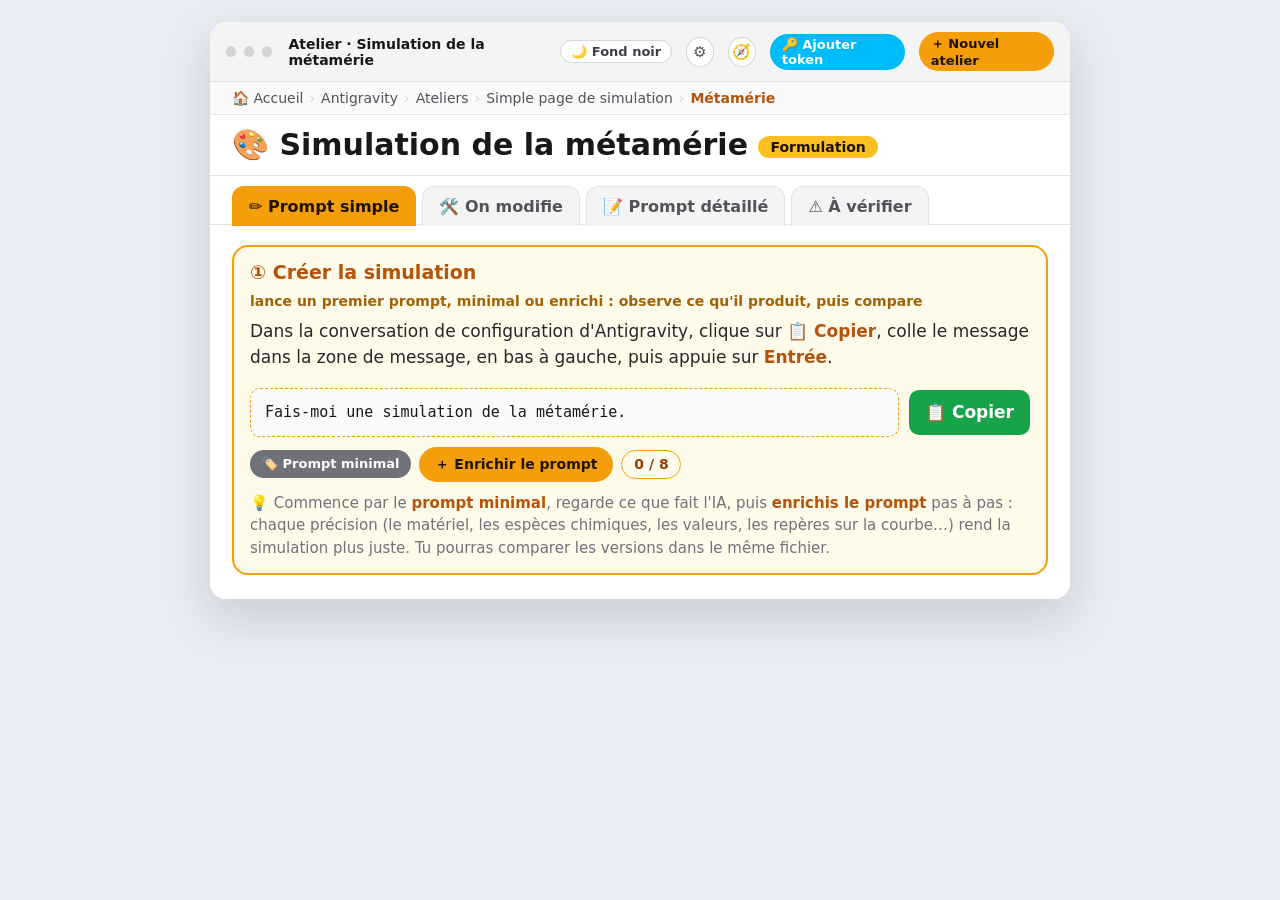
<file: metamerie.html>
<!doctype html>
<html lang="fr">
<head>
<meta charset="utf-8">
<meta name="viewport" content="width=device-width, initial-scale=1">
<title>Atelier · Simulation de la métamérie</title>
<link rel="stylesheet" href="style.css?v=79">
<link rel="stylesheet" href="clair.css?v=24" id="theme-clair">
<script src="theme.js?v=1"></script>
</head>
<body>
<div class="fen">
  <header class="haut">
  <div class="barre"><i></i><i></i><i></i><b>Atelier · Simulation de la métamérie</b><a class="icone" href="configurer.html" target="_blank" rel="noopener" data-info="Configurer Antigravity" aria-label="Configurer Antigravity">⚙️</a><a class="icone" href="decouvrir.html?mode=demo&amp;v=6" target="_blank" rel="noopener" data-info="Découvrir Antigravity" aria-label="Découvrir Antigravity">🧭</a><a class="nouvel-atelier" href="ateliers.html?ou=dans#page">＋ Nouvel atelier</a></div>
  <nav class="ariane" aria-label="Fil d'Ariane"><a href="./">🏠 Accueil</a><i class="sep">›</i><a href="antigravity.html">Antigravity</a><i class="sep">›</i><a href="ateliers.html">Ateliers</a><i class="sep">›</i><a href="ateliers.html#page">Simple page de simulation</a><i class="sep">›</i><span aria-current="page">Métamérie</span></nav>
    <div class="titre-haut"><h1>🎨 Simulation de la métamérie <span class="domaine-titre">Formulation</span></h1></div>
    <div class="onglets-haut">
    <div class="onglets" role="tablist">
      <button type="button" role="tab" data-onglet="simple">✏️ Prompt simple</button>
      <button type="button" role="tab" data-onglet="modifier">🛠️ On modifie</button>
      <button type="button" role="tab" data-onglet="detaille">📝 Prompt détaillé</button>
      <button type="button" role="tab" data-onglet="verifier">⚠️ À vérifier</button>
    </div>
    </div>
  </header>
  <div class="corps">

    <section class="panneau" data-panneau="simple">
      <div class="bloc-partie creer">
      <h3 class="partie">① Créer la simulation <small>lance un premier prompt, minimal ou enrichi : observe ce qu'il produit, puis compare</small></h3>
      <p>Dans la conversation de configuration d'Antigravity, clique sur <b class="cle">📋 Copier</b>, colle le message dans la zone de message, en bas à gauche, puis appuie sur <b class="cle">Entrée</b>.</p>
      <div class="phrase"><code class="prompt-plus" data-base="Fais-moi une simulation de la métamérie" data-details="[&quot;deux échantillons de couleur côte à côte, identiques à la lumière du jour (illuminant D65) mais différents sous une lampe à incandescence (illuminant A) ou sous un tube fluorescent (illuminant F11)&quot;, &quot;les courbes de réflectance des deux échantillons&quot;, &quot;le spectre de l&#x27;illuminant choisi&quot;, &quot;les coordonnées L*a*b* de chaque échantillon et l&#x27;écart de couleur ΔE*ab&quot;, &quot;des boutons pour changer d&#x27;illuminant&quot;, &quot;les tables officielles de la CIE (observateur 1931 2°, illuminants D65, A et F11, au pas de 10 nm)&quot;, &quot;une phrase qui dit si l&#x27;écart est visible (au-delà d&#x27;environ 1 à 2)&quot;, &quot;un indice de métamérie : l&#x27;écart ΔE*ab sous l&#x27;illuminant A&quot;]">Fais-moi une simulation de la métamérie.</code><button type="button" class="copier" data-allow data-sim="metamerie">📋 Copier</button></div>
      <p class="note-nouvelle" hidden>🔀 <b class="cle">Nouvelle version à comparer :</b> change le message (ajoute ou retire des détails), puis copie-le dans la même conversation. Antigravity l'ajoutera <b class="cle">dans le même fichier, dans un nouvel onglet</b> « Version 2 », pour comparer.</p>
      <div class="plus-details"><span class="prompt-tag"></span><button type="button" class="plus-btn">＋ Enrichir le prompt</button><span class="plus-compte"></span><button type="button" class="moins-btn" hidden>－ Retirer le dernier</button><button type="button" class="zero-btn" hidden title="Revenir au prompt minimal">↺ Revenir à zéro</button></div>
      <p class="note plus-aide">💡 Commence par le <b class="cle">prompt minimal</b>, regarde ce que fait l'IA, puis <b class="cle">enrichis le prompt</b> pas à pas : chaque précision (le matériel, les espèces chimiques, les valeurs, les repères sur la courbe…) rend la simulation plus juste. Tu pourras comparer les versions dans le même fichier.</p>
      </div>
      <div class="bloc-partie attendre">
      <h3 class="partie">⚙️ Antigravity travaille <small>il écrit le code de ta simulation</small></h3>
      <div class="wk-travail">
      <p>Cela peut prendre <b class="cle">quelques minutes</b>. <b class="cle">Tant qu'Antigravity affiche « Working »</b> (ou « Reading… », « Editing… »), il travaille : patiente.</p>
      <div class="ecran-wk" aria-hidden="true">
        <span class="wk-working wk-s1">Working</span><span class="wk-working wk-s2">Reading metamerie.html ›</span><span class="wk-working wk-s3">Editing metamerie.html ›</span>
        <span class="wk-etiquette wk-e1">⏳ Il travaille : patiente</span>
      </div>
      <p class="allow-ligne">🔐 S'il te demande une autorisation (« Allow write access to this path? »), choisis <b class="cle">3 · Yes, and always allow</b>, puis <b class="cle">Submit</b>. <button type="button" class="allow-rejouer allow-popup">🔐 Voir quoi choisir</button></p>
      <div><button type="button" class="fini-btn">✅ Antigravity a fini de travailler</button></div>
      </div>
      <div class="wk-verif" hidden>
      <p class="replie-ligne vue"><span>✓</span> <b>Antigravity a fini de travailler</b> <button type="button" class="fini-retour">‹ revenir en arrière (il travaille encore)</button></p>
      <p>Tu dois voir <b class="cle">l'équivalent de ceci</b> dans Antigravity :</p>
      <div class="ecran-wk wk-fixe" aria-hidden="true">
        <div class="wk-fini"><span class="wk-temps">Worked for 1m ›</span><div class="wk-tip"><b>TIP</b><br>✅ Ta simulation est prête.<br>① Ton code, dans Antigravity : <i>&lt;/&gt;</i> metamerie.html</div></div>
      </div>
      <div><button type="button" class="pret">✅ Je confirme : ma simulation est prête</button></div>
      </div>
      </div>
      <div class="bloc-partie voir" hidden>
      <p class="replie-ligne vue voir-ligne"><span>✓</span> <b>Ma simulation est prête</b> <button type="button" class="voir-retour">‹ revenir en arrière (elle n'est pas encore prête)</button></p>
      <div class="voir-nav">
      <h3 class="partie">👀 Voir ta simulation dans ton navigateur</h3>
      <div class="ecran-va" role="img" aria-label="D'abord dans Antigravity : clic sur l'icône de copie à droite de l'adresse file:///… ; puis dans ton navigateur (Chrome, Firefox, Safari, Edge) : clic dans la barre d'adresse, coller, Entrée : la simulation s'affiche">
        <div class="va-scene va-a">
          <div class="va-etiq">① Dans <b>Antigravity</b> : copie l'adresse</div>
          <div class="va-fen va-ag">
            <div class="va-ag-gauche"><p>+ New Conversation</p><p class="va-gris">◷ Automations</p><p class="va-gris">⧉ Customizations</p><p class="va-gris va-petit">Projects</p><p>📁 mes simulations</p><p class="va-sel va-retrait">Simulation métamérie</p><p class="va-retrait va-gris">Préparation du projet</p><p class="va-gris va-petit">Conversations</p><p class="va-gris">Configuration…</p></div>
            <div class="va-ag-milieu">
              <div class="va-imp"><b>IMPORTANT</b> 🧪 Atelier « Simulation métamérie » · <u>atelier2.rasf.fr/metamerie.html#simple</u></div>
              <div class="va-moi">Fais-moi une simulation…</div>
              <div class="va-tip"><b>TIP</b> ✅ Ta simulation est prête.</div>
              <p class="va-ligne">② Le rendu de ton code, dans ton navigateur…</p>
              <div class="va-code"><div class="va-code-tete"><span>text</span><span class="va-icones">@ <span class="va-copie">⧉</span><span class="va-ok">✓</span></span></div><div class="va-url">file:///Users/…/mes%20simulations/metamerie.html</div></div>
              <span class="va-copie-bulle">Copié !</span>
            </div>
            <div class="va-ag-droite"><div class="va-ag-adresse">atelier2.rasf.fr/metamerie.html#simple</div><div class="va-ag-page"><b>🎨 Simulation de la métamérie</b><i class="va-dom">Formulation</i><span class="va-mini o"></span><span class="va-mini b"></span><span class="va-mini b court"></span></div></div>
          </div>
        </div>
        <div class="va-scene va-d">
          <div class="va-etiq">② Ouvre <b>ton navigateur</b> (Chrome, Firefox, Safari, Edge)</div>
          <div class="va-dock"><span class="va-app va-app-chrome"><i class="va-ico ico-chrome"></i>Chrome</span><span class="va-app va-app-firefox"><i class="va-ico ico-firefox"></i>Firefox</span></div>
        </div>
        <div class="va-scene va-b">
          <div class="va-etiq">③ Dans <b>ton navigateur</b> : colle l'adresse</div>
          <div class="va-fen va-nav">
            <div class="va-onglets"><i></i><i></i><i></i><span class="va-onglet"><span class="va-titre-onglet">Nouvel onglet</span><span class="va-titre-sim">metamerie.html</span> ×</span><span class="va-plus">+</span><span class="va-logo"></span></div>
            <div class="va-barre-nav"><span>←</span><span>→</span><span>↻</span><div class="va-adresse"><span class="va-vide">🔍 Rechercher ou saisir une adresse</span><span class="va-tape">file:///Users/…/mes%20simulations/metamerie.html</span></div></div>
            <div class="va-accueil"><span class="va-recherche">🔍</span></div>
            <div class="va-page"><b>🎨 Métamérie</b><svg viewBox="0 0 120 50" aria-hidden="true"><path d="M5 45 C40 44 50 40 58 25 C62 12 75 8 115 6" fill="none" stroke="#2563eb" stroke-width="3"/></svg></div>
            <span class="va-badge va-cmdv">Cmd + V</span><span class="va-badge va-entree">Entrée ↵</span>
          </div>
        </div>
        <svg class="souris" viewBox="0 0 14 21" width="22" height="33" aria-hidden="true"><path d="M0 0 L0 17 L4.5 13 L8 20 L11 18.5 L7.5 12 L13 12 Z" fill="#fff" stroke="#000" stroke-width="1.3"/></svg>
      </div>
      <ol class="va-etapes">
        <li>Dans la réponse d'Antigravity, clique sur <b class="cle">l'icône de copie ⧉</b>, à droite de l'adresse <b class="cle">file:///…</b></li>
        <li>Ouvre <b class="cle">ton navigateur habituel</b> (Chrome, Firefox, Safari, Edge), en dehors d'Antigravity, clique dans <b class="cle">la barre d'adresse</b>, colle (<b class="cle">Cmd + V</b> sur Mac, <b class="cle">Ctrl + V</b> sur Windows), puis <b class="cle">Entrée</b> : ta simulation s'affiche.</li>
        <li>Après chaque modification, <b class="cle">recharge la page</b> (<b class="cle">Cmd + R</b> ou <b class="cle">F5</b>).</li>
      </ol>
      <div><button type="button" class="pret vu-btn">✅ J'ai visualisé ma simulation</button></div>
      </div>
      <p class="replie-ligne voir-vu-ligne"><span>✓</span> <b>J'ai visualisé ma simulation</b> <button type="button" class="vu-retour">‹ revenir en arrière</button></p>
      <div class="voir-suite" hidden>
      <h3 class="partie">② Discutons ensemble des résultats obtenus</h3>
      <div class="discuter-boutons"><button type="button" class="aller-onglet" data-aller="modifier">🛠️ On modifie la simulation ›</button><button type="button" class="nouvelle-version">🔀 Créer une nouvelle version à comparer</button></div>
      </div>
      </div>
    </section>

    <section class="panneau" data-panneau="detaille" hidden>
      <div class="bloc-partie creer">
      <h3 class="partie">① Créer la simulation <small>un prompt très précis, à comparer avec ce que donne un prompt minimal</small></h3>
      <p class="note-version">🔀 <b class="cle">Tu as déjà fait le prompt simple ?</b> Colle ces messages dans la même conversation : Antigravity en fera <b class="cle">une version 2 dans le même fichier</b> (les messages ② et ③ enrichiront cette même version), avec des onglets en haut de la page pour comparer les deux. Ensuite, pour chaque modification, il te demandera à quelle(s) version(s) l'appliquer.</p>
      <p>Les trois messages l'un après l'autre, <b class="cle">dans la même conversation</b> : clique sur <b class="cle">📋 Copier</b>, colle, puis <b class="cle">Entrée</b>. Attends la fin de chaque réponse, et ouvre la page pour voir le résultat avant de passer au message suivant.</p>
      <p class="etiquette-prompt">① La couleur d'un échantillon</p>
      <div class="phrase"><code>Bonjour, je souhaiterais que tu m'aides à concevoir une simulation en HTML (un seul fichier .html, pas de Python), que je puisse facilement partager à mes collègues.

Cette simulation calcule la couleur d'un échantillon à partir de son spectre de réflectance, comme le fait un spectrophotomètre.

Le domaine de longueurs d'onde va de 380 à 780 nm, au pas de 10 nm. Intègre dans le fichier les tables officielles de la CIE à ce pas : les fonctions colorimétriques de l'observateur de référence CIE 1931 (2°) x̄(λ), ȳ(λ), z̄(λ), et les répartitions spectrales des illuminants D65 (lumière du jour), A (lampe à incandescence) et F11 (tube fluorescent).
Contrôle des tables : pour le blanc parfait (R = 1 partout), tu dois retrouver environ Xn = 95,05 ; Yn = 100 ; Zn = 108,88 sous D65, Xn = 109,85 ; Zn = 35,58 sous A, et Xn = 100,96 ; Zn = 64,35 sous F11. Affiche ces valeurs de contrôle dans un petit encadré.

La réflectance R(λ) de l'échantillon (entre 0 et 1) se règle avec des curseurs : une courbe en cloche dont on règle le centre, la largeur et la hauteur, plus un niveau de fond.

Pour l'illuminant choisi, de répartition spectrale S(λ), le programme calcule :
X = k·Σ S(λ)·R(λ)·x̄(λ)·Δλ ; Y = k·Σ S(λ)·R(λ)·ȳ(λ)·Δλ ; Z = k·Σ S(λ)·R(λ)·z̄(λ)·Δλ, avec k = 100 / Σ S(λ)·ȳ(λ)·Δλ (ainsi, Y = 100 pour le blanc parfait).
Puis les coordonnées CIELAB, avec Xn, Yn, Zn le blanc de référence du même illuminant :
L* = 116·f(Y/Yn) − 16 ; a* = 500·[f(X/Xn) − f(Y/Yn)] ; b* = 200·[f(Y/Yn) − f(Z/Zn)], avec f(t) = t^(1/3) si t &gt; (6/29)³, et f(t) = t/(3·(6/29)²) + 4/29 sinon.

La page affiche le graphique de la réflectance R(λ) et du spectre de l'illuminant, une pastille de la couleur obtenue et les valeurs de X, Y, Z, L*, a* et b*. Pour la pastille, convertis XYZ en sRGB (matrice sRGB et correction gamma) ; sous A et F11, fais d'abord une adaptation chromatique de Bradford vers D65, pour que le blanc reste blanc à l'écran. On change d'illuminant (D65, A, F11) avec des boutons, et tout se met à jour aussitôt. Merci !</code><button type="button" class="copier" data-allow data-sim="metamerie">📋 Copier</button></div>
      <p class="etiquette-prompt">② La paire métamère</p>
      <div class="phrase"><code>Merci. Ajoute maintenant, dans la même page, un deuxième échantillon pour illustrer la métamérie : deux couleurs qui paraissent identiques sous un illuminant, mais différentes sous un autre.

Construis la réflectance du deuxième échantillon ainsi : R2(λ) = R1(λ) + β(λ), où β(λ) est un « noir métamérique » : une courbe qui oscille, choisie pour que X, Y et Z sous D65 ne changent pas. Pour cela, pars d'une oscillation (une sinusoïde dont on règle l'amplitude et la période), puis retire-lui sa projection sur les trois fonctions S_D65(λ)·x̄(λ), S_D65(λ)·ȳ(λ) et S_D65(λ)·z̄(λ) (projection orthogonale, par les moindres carrés). Pour que R2 reste entre 0 et 1, réduis automatiquement l'amplitude au besoin, sans jamais écrêter la courbe (l'écrêtage casserait l'égalité sous D65), et signale-le.

Pour chaque illuminant, affiche les L*a*b* des deux échantillons et l'écart de couleur ΔE*ab = √(ΔL*² + Δa*² + Δb*²). Sous D65, l'écart doit être quasi nul (inférieur à 0,1) ; sous A et F11, il doit apparaître. Affiche aussi les deux pastilles côte à côte, les deux courbes de réflectance sur le même graphique (elles doivent se croiser au moins trois fois, et tu indiques le nombre de croisements), et un indice de métamérie : le ΔE*ab sous l'illuminant A.

Garde le même graphique et les mêmes boutons d'illuminant. Merci !</code><button type="button" class="copier" data-allow>📋 Copier</button></div>
      <p class="etiquette-prompt">③ L'exploitation de mesures (copier-coller depuis Excel ou fichier CSV du spectrophotomètre)</p>
      <div class="phrase"><code>Merci, parfait pour comprendre la métamérie ! Maintenant, j'aimerais que tu ajoutes un onglet « Mes mesures » pour exploiter de vraies mesures de spectrophotomètre.

On y colle ses mesures copiées depuis Excel, ou on charge un fichier CSV (séparateur « ; » ou « , », virgule décimale acceptée), sans aucune bibliothèque externe. La page reconnaît la colonne des longueurs d'onde et les colonnes de réflectance (une par échantillon, en % ou entre 0 et 1, détecté automatiquement) ; si les longueurs d'onde ne tombent pas au pas de 10 nm, elle interpole linéairement.

Elle trace les courbes, calcule pour chaque échantillon les L*a*b* sous D65, A et F11, et pour chaque paire l'écart ΔE*ab sous chaque illuminant, dans un tableau. Pour chaque paire, elle conclut : « métamères » si ΔE*ab &lt; 1 sous D65 et ΔE*ab &gt; 2 sous A ou F11 ; sinon « couleurs différentes » ou « couleurs identiques sous tous les illuminants ».

Ajoute un bouton qui télécharge un exemple de fichier CSV pour tester (par exemple les deux échantillons de l'onglet de simulation). Merci !</code><button type="button" class="copier" data-allow>📋 Copier</button></div>
      <p class="note">💡 Sois patient : chaque réponse peut prendre plusieurs minutes.</p>
      </div>
      <div class="bloc-partie attendre">
      <h3 class="partie">⚙️ Antigravity travaille <small>il écrit le code de ta simulation</small></h3>
      <div class="wk-travail">
      <p>Cela peut prendre <b class="cle">quelques minutes</b>. <b class="cle">Tant qu'Antigravity affiche « Working »</b> (ou « Reading… », « Editing… »), il travaille : patiente.</p>
      <div class="ecran-wk" aria-hidden="true">
        <span class="wk-working wk-s1">Working</span><span class="wk-working wk-s2">Reading metamerie.html ›</span><span class="wk-working wk-s3">Editing metamerie.html ›</span>
        <span class="wk-etiquette wk-e1">⏳ Il travaille : patiente</span>
      </div>
      <p class="allow-ligne">🔐 S'il te demande une autorisation (« Allow write access to this path? »), choisis <b class="cle">3 · Yes, and always allow</b>, puis <b class="cle">Submit</b>. <button type="button" class="allow-rejouer allow-popup">🔐 Voir quoi choisir</button></p>
      <div><button type="button" class="fini-btn">✅ Antigravity a fini de travailler</button></div>
      </div>
      <div class="wk-verif" hidden>
      <p class="replie-ligne vue"><span>✓</span> <b>Antigravity a fini de travailler</b> <button type="button" class="fini-retour">‹ revenir en arrière (il travaille encore)</button></p>
      <p>Tu dois voir <b class="cle">l'équivalent de ceci</b> dans Antigravity :</p>
      <div class="ecran-wk wk-fixe" aria-hidden="true">
        <div class="wk-fini"><span class="wk-temps">Worked for 1m ›</span><div class="wk-tip"><b>TIP</b><br>✅ Ta simulation est prête.<br>① Ton code, dans Antigravity : <i>&lt;/&gt;</i> metamerie.html</div></div>
      </div>
      <div><button type="button" class="pret">✅ Je confirme : ma simulation est prête</button></div>
      </div>
      </div>
      <div class="bloc-partie voir" hidden>
      <p class="replie-ligne vue voir-ligne"><span>✓</span> <b>Ma simulation est prête</b> <button type="button" class="voir-retour">‹ revenir en arrière (elle n'est pas encore prête)</button></p>
      <div class="voir-nav">
      <h3 class="partie">👀 Voir ta simulation dans ton navigateur</h3>
      <div class="ecran-va" role="img" aria-label="D'abord dans Antigravity : clic sur l'icône de copie à droite de l'adresse file:///… ; puis dans ton navigateur (Chrome, Firefox, Safari, Edge) : clic dans la barre d'adresse, coller, Entrée : la simulation s'affiche">
        <div class="va-scene va-a">
          <div class="va-etiq">① Dans <b>Antigravity</b> : copie l'adresse</div>
          <div class="va-fen va-ag">
            <div class="va-ag-gauche"><p>+ New Conversation</p><p class="va-gris">◷ Automations</p><p class="va-gris">⧉ Customizations</p><p class="va-gris va-petit">Projects</p><p>📁 mes simulations</p><p class="va-sel va-retrait">Simulation métamérie</p><p class="va-retrait va-gris">Préparation du projet</p><p class="va-gris va-petit">Conversations</p><p class="va-gris">Configuration…</p></div>
            <div class="va-ag-milieu">
              <div class="va-imp"><b>IMPORTANT</b> 🧪 Atelier « Simulation métamérie » · <u>atelier2.rasf.fr/metamerie.html#simple</u></div>
              <div class="va-moi">Fais-moi une simulation…</div>
              <div class="va-tip"><b>TIP</b> ✅ Ta simulation est prête.</div>
              <p class="va-ligne">② Le rendu de ton code, dans ton navigateur…</p>
              <div class="va-code"><div class="va-code-tete"><span>text</span><span class="va-icones">@ <span class="va-copie">⧉</span><span class="va-ok">✓</span></span></div><div class="va-url">file:///Users/…/mes%20simulations/metamerie.html</div></div>
              <span class="va-copie-bulle">Copié !</span>
            </div>
            <div class="va-ag-droite"><div class="va-ag-adresse">atelier2.rasf.fr/metamerie.html#simple</div><div class="va-ag-page"><b>🎨 Simulation de la métamérie</b><i class="va-dom">Formulation</i><span class="va-mini o"></span><span class="va-mini b"></span><span class="va-mini b court"></span></div></div>
          </div>
        </div>
        <div class="va-scene va-d">
          <div class="va-etiq">② Ouvre <b>ton navigateur</b> (Chrome, Firefox, Safari, Edge)</div>
          <div class="va-dock"><span class="va-app va-app-chrome"><i class="va-ico ico-chrome"></i>Chrome</span><span class="va-app va-app-firefox"><i class="va-ico ico-firefox"></i>Firefox</span></div>
        </div>
        <div class="va-scene va-b">
          <div class="va-etiq">③ Dans <b>ton navigateur</b> : colle l'adresse</div>
          <div class="va-fen va-nav">
            <div class="va-onglets"><i></i><i></i><i></i><span class="va-onglet"><span class="va-titre-onglet">Nouvel onglet</span><span class="va-titre-sim">metamerie.html</span> ×</span><span class="va-plus">+</span><span class="va-logo"></span></div>
            <div class="va-barre-nav"><span>←</span><span>→</span><span>↻</span><div class="va-adresse"><span class="va-vide">🔍 Rechercher ou saisir une adresse</span><span class="va-tape">file:///Users/…/mes%20simulations/metamerie.html</span></div></div>
            <div class="va-accueil"><span class="va-recherche">🔍</span></div>
            <div class="va-page"><b>🎨 Métamérie</b><svg viewBox="0 0 120 50" aria-hidden="true"><path d="M5 45 C40 44 50 40 58 25 C62 12 75 8 115 6" fill="none" stroke="#2563eb" stroke-width="3"/></svg></div>
            <span class="va-badge va-cmdv">Cmd + V</span><span class="va-badge va-entree">Entrée ↵</span>
          </div>
        </div>
        <svg class="souris" viewBox="0 0 14 21" width="22" height="33" aria-hidden="true"><path d="M0 0 L0 17 L4.5 13 L8 20 L11 18.5 L7.5 12 L13 12 Z" fill="#fff" stroke="#000" stroke-width="1.3"/></svg>
      </div>
      <ol class="va-etapes">
        <li>Dans la réponse d'Antigravity, clique sur <b class="cle">l'icône de copie ⧉</b>, à droite de l'adresse <b class="cle">file:///…</b></li>
        <li>Ouvre <b class="cle">ton navigateur habituel</b> (Chrome, Firefox, Safari, Edge), en dehors d'Antigravity, clique dans <b class="cle">la barre d'adresse</b>, colle (<b class="cle">Cmd + V</b> sur Mac, <b class="cle">Ctrl + V</b> sur Windows), puis <b class="cle">Entrée</b> : ta simulation s'affiche.</li>
        <li>Après chaque modification, <b class="cle">recharge la page</b> (<b class="cle">Cmd + R</b> ou <b class="cle">F5</b>).</li>
      </ol>
      <div><button type="button" class="pret vu-btn">✅ J'ai visualisé ma simulation</button></div>
      </div>
      <p class="replie-ligne voir-vu-ligne"><span>✓</span> <b>J'ai visualisé ma simulation</b> <button type="button" class="vu-retour">‹ revenir en arrière</button></p>
      <div class="voir-suite" hidden>
      <h3 class="partie">② Discutons ensemble des résultats obtenus</h3>
      <div class="discuter-boutons"><button type="button" class="aller-onglet" data-aller="modifier">🛠️ On modifie la simulation ›</button><button type="button" class="nouvelle-version">🔀 Créer une nouvelle version à comparer</button></div>
      </div>
      </div>
    </section>

    <section class="panneau" data-panneau="modifier" hidden>
      <p>Demande des changements à l'IA, dans la même conversation. Quelques idées, à copier ou à écrire avec tes mots :</p>
      <ul class="idees">
        <li><div class="phrase"><code>Ajoute un curseur pour régler l'amplitude du noir métamérique, et montre comment l'écart sous l'illuminant A grandit avec elle.</code><button type="button" class="copier" data-coche>📋 Copier</button></div></li>
        <li><div class="phrase"><code>Ajoute l'illuminant F2 (tube fluorescent blanc froid) et un éclairage LED blanc, en plus de D65, A et F11.</code><button type="button" class="copier" data-coche>📋 Copier</button></div></li>
        <li><div class="phrase"><code>Affiche aussi l'écart ΔE2000, à côté du ΔE*ab, avec une phrase qui dit si l'écart est visible (au-delà d'environ 1 à 2).</code><button type="button" class="copier" data-coche>📋 Copier</button></div></li>
        <li><div class="phrase"><code>Ajoute un exemple prêt à l'emploi : deux teintes beiges de fond de teint, identiques à la lumière du jour, mais différentes sous l'éclairage d'une boutique.</code><button type="button" class="copier" data-coche>📋 Copier</button></div></li>
        <li><div class="phrase"><code>Ajoute un bouton pour télécharger le graphique en image.</code><button type="button" class="copier" data-coche>📋 Copier</button></div></li>
      </ul>
      <p class="note">💡 Après chaque modification, <b class="cle">recharge la page</b> dans ton navigateur (<b class="os os-mac">Cmd + R</b><b class="os os-win">F5</b><b class="os os-linux">F5</b>).</p>
    </section>

    <section class="panneau" data-panneau="verifier" hidden>
      <p>L'IA se trompe parfois en chimie. Contrôle au moins ces points avant d'utiliser ta simulation en cours :</p>
      <div class="verifier">
          <p>⚠️ <b>Les erreurs fréquentes de l'IA</b></p>
          <ul>
            <li><b>Le blanc parfait</b> (R = 1 partout) : L* = 100, a* = 0, b* = 0 sous chaque illuminant ; sinon, le blanc de référence n'est pas celui du bon illuminant.</li>
            <li><b>La normalisation</b> : k = 100 / Σ S·ȳ·Δλ, calculé pour chaque illuminant.</li>
            <li><b>Les tables CIE</b> : ȳ vaut 1 vers 555 nm ; D65 et A valent 100 à 560 nm ; F11 a trois pics étroits (vers 435, 545 et 610 nm). Des tables « inventées » donnent des couleurs fausses.</li>
            <li><b>La paire métamère</b> : sous D65, ΔE*ab presque nul (moins de 0,5) ; les deux réflectances se croisent au moins trois fois.</li>
            <li><b>Les réflectances</b> restent entre 0 et 1 : le noir métamérique ne doit pas rendre R2 négative.</li>
            <li><b>La fonction f(t)</b> : la partie linéaire pour t ≤ (6/29)³ est souvent oubliée (les couleurs très sombres deviennent fausses).</li>
            <li><b>Les pastilles</b> : la couleur à l'écran (sRGB) n'est qu'une approximation ; ce sont les L*a*b* et le ΔE qui comptent.</li>
            <li><b>L'écart de couleur</b> : ΔE*ab = √(ΔL*² + Δa*² + Δb*²) ; un écart d'environ 1 à 2 est tout juste visible.</li>
          </ul>
          <p class="note">💡 Une erreur trouvée ? Décris-la à l'IA avec tes mots : « Le blanc parfait devrait donner L* = 100, a* = 0 et b* = 0 sous l'illuminant A, corrige le calcul. »</p>
        </div>
    </section>
  </div>
</div>

<template id="tpl-allow">
  <p class="allow-titre">🔐 <b class="cle">Dans quelques instants</b>, une fenêtre en anglais va apparaître dans Antigravity, au-dessus de la zone de message : « Allow write access to this path? ». <b class="cle">À chaque fois</b>, choisis <b class="cle">3 · Yes, and always allow</b>, puis <b class="cle">Submit</b> :</p>
  <div class="cadre-allow">
    <div class="scene-allow" role="img" aria-label="La fenêtre « Allow write access to this path? » : on clique sur le choix 3, Yes, and always allow, puis sur Submit">
      <div class="dlg">
        <div class="t">📄 Allow write access to this path?</div>
        <div class="cmd">/Users/…/Desktop/simulation-metamerie/simulation-metamerie.html</div>
        <div class="opt o1"><i>1</i>Yes, allow this time</div>
        <div class="opt"><i>2</i>Yes, and always allow in this conversation</div>
        <div class="opt o3"><i>3</i>Yes, and always allow</div>
        <div class="opt o4"><i>4</i>No <em>(tell the agent what to do instead)</em></div>
        <span class="skip">Skip</span><span class="sub">Submit ↵</span>
      </div>
      <div class="bulle">👆 puis Submit</div>
      <div class="ok">✅ Le fichier s'écrit</div>
      <svg class="souris" viewBox="0 0 14 21" width="22" height="33" aria-hidden="true"><path d="M0 0 L0 17 L4.5 13 L8 20 L11 18.5 L7.5 12 L13 12 Z" fill="#fff" stroke="#000" stroke-width="1.3"/></svg>
    </div>
  </div>
</template>

<div class="bande" id="bande" role="note" hidden><span class="bfleche" aria-hidden="true">⬅</span>
  <span><b>Colle le message dans Antigravity</b> <em>dans la zone de message, en bas à gauche</em><span class="quoi">👉 <span class="os os-mac">Cmd + V</span><span class="os os-win">Ctrl + V</span><span class="os os-linux">Ctrl + V</span>, puis Entrée.</span></span>
  <button type="button" class="bande-x" aria-label="Fermer">×</button></div>
<script src="copier.js?v=14"></script>
<script src="token.js?v=4"></script>
<script>
// Les onglets ; l'onglet ouvert reste dans l'adresse (#simple, #detaille…) pour survivre au rechargement
const ongl = [...document.querySelectorAll("[data-onglet]")];
function ouvrir(id) {
  if (!ongl.some((b) => b.dataset.onglet === id)) id = "simple";
  ongl.forEach((b) => b.setAttribute("aria-selected", String(b.dataset.onglet === id)));
  document.querySelectorAll("[data-panneau]").forEach((p) => { p.hidden = p.dataset.panneau !== id; });
  history.replaceState(null, "", "#" + id);
}
ongl.forEach((b) => b.addEventListener("click", () => ouvrir(b.dataset.onglet)));
// « On modifie la simulation » : passe à l'onglet On modifie, en haut de page
document.querySelectorAll("[data-aller]").forEach((b) => b.addEventListener("click", () => { ouvrir(b.dataset.aller); window.scrollTo({ top: 0, behavior: "smooth" }); }));
ouvrir(location.hash.slice(1));
// Les cadres sous « Créer » : rien avant la copie ; « Patiente » après Copier ; « Discutons… » après « Ma simulation est prête »
// L'étape (vide, "attente", "pret") est gardée dans le navigateur pour survivre au rechargement
function etat(panneau, etape) {
  panneau.querySelector(".bloc-partie.attendre").hidden = etape !== "attente" && etape !== "fini";
  // « Antigravity a fini de travailler » : on montre ce qu'il doit afficher, puis « Je confirme »
  panneau.querySelector(".wk-travail").hidden = etape === "fini";
  panneau.querySelector(".wk-verif").hidden = etape !== "fini";
  if (etape === "attente") panneau.querySelectorAll(".ecran-wk *").forEach((el) => el.getAnimations().forEach((x) => { x.currentTime = 0; }));   // « Working » repart du début
  panneau.querySelector(".bloc-partie.voir").hidden = etape !== "pret" && etape !== "vu";
  // « J'ai visualisé ma simulation » : « Voir » se replie en une ligne verte, « Discutons » apparaît
  panneau.querySelector(".voir-nav").hidden = etape === "vu";
  panneau.querySelector(".voir-vu-ligne").classList.toggle("vue", etape === "vu");
  panneau.querySelector(".voir-suite").hidden = etape !== "vu";
  try { localStorage.setItem("atelier.metamerie.etape." + panneau.dataset.panneau, etape); } catch {}
}
document.querySelectorAll("[data-panneau]").forEach((p) => {
  if (!p.querySelector(".bloc-partie.attendre")) return;
  // « Créer une nouvelle version à comparer » : on revient au message de départ, déplié, pour en faire un autre
  p.querySelector(".nouvelle-version")?.addEventListener("click", () => {
    etat(p, "");
    const creer = p.querySelector(".bloc-partie.creer");
    creer.classList.remove("replie"); creer.querySelectorAll(".phrase.replie").forEach((x) => x.classList.remove("replie"));
    creer.querySelectorAll(".replie-ligne").forEach((x) => x.classList.remove("vue"));
    const note = creer.querySelector(".note-nouvelle"); if (note) note.hidden = false;
    window.scrollTo({ top: 0, behavior: "smooth" });
  });
  p.querySelector(".fini-btn").addEventListener("click", () => etat(p, "fini"));
  p.querySelector(".fini-retour").addEventListener("click", () => etat(p, "attente"));   // cliqué par erreur : on revient à « il travaille »
  p.querySelector(".vu-btn").addEventListener("click", () => { etat(p, "vu"); p.querySelector(".voir-suite").scrollIntoView({ behavior: "smooth", block: "nearest" }); });
  p.querySelector(".vu-retour").addEventListener("click", () => etat(p, "pret"));   // revenir en arrière : on revoit « Voir ta simulation »
  p.querySelector(".voir-retour").addEventListener("click", () => { etat(p, "attente"); p.querySelector(".bloc-partie.attendre").scrollIntoView({ behavior: "smooth", block: "nearest" }); });   // « revenir en arrière » : on repatiente
  p.querySelector("button.pret").addEventListener("click", () => { etat(p, "pret"); p.querySelector(".bloc-partie.voir").scrollIntoView({ behavior: "smooth", block: "nearest" }); });
  // un nouveau message : rien pendant les 10 s du bandeau jaune, puis « Patiente » (avec l'animation « Allow » dedans)
  p.querySelectorAll("button.copier").forEach((b) => {
    b.addEventListener("click", () => etat(p, ""));
    b.addEventListener("apres-bande", () => { etat(p, "attente"); p.querySelector(".bloc-partie.attendre").scrollIntoView({ behavior: "smooth", block: "nearest" }); });
  });
  let etape = ""; try { etape = localStorage.getItem("atelier.metamerie.etape." + p.dataset.panneau) || ""; } catch {}
  etat(p, etape);
  // cohérence : le prompt simple n'a qu'un message ; s'il n'a pas été copié, on repart de zéro
  let copieSimple = false; try { copieSimple = localStorage.getItem("atelier." + (location.pathname.split("/").pop().replace(".html", "") || "page") + ".copie.0") === "1"; } catch {}
  if (p.dataset.panneau === "simple" && etape && !copieSimple) etat(p, "");
});
// Après Copier, le message se replie en une ligne « ✓ Message copié » (gardé dans le navigateur).
// Un seul message dans le cadre ① : tout le cadre se replie ; plusieurs (prompt détaillé) : ce message seulement.
const PAGE = location.pathname.split("/").pop().replace(".html", "") || "page";
document.querySelectorAll("[data-panneau] .bloc-partie.creer .phrase").forEach((ph, i) => {
  const b = ph.querySelector("button.copier");
  if (!b) return;
  const bloc = ph.closest(".bloc-partie.creer");
  const unique = bloc.querySelectorAll(".phrase").length === 1;
  const cible = unique ? bloc : ph;
  const ligne = document.createElement("p");
  ligne.className = "replie-ligne";
  ligne.innerHTML = '<span>✓</span> <b>Message copié</b> <button type="button">voir le message ou le recopier</button>';
  if (unique) bloc.querySelector("h3").after(ligne); else ph.before(ligne);
  const cle = "atelier." + PAGE + ".copie." + i;
  const replier = (oui) => { cible.classList.toggle("replie", oui); ligne.classList.toggle("vue", oui); try { localStorage.setItem(cle, oui ? "1" : ""); } catch {} };
  ligne.querySelector("button").addEventListener("click", () => replier(false));
  b.addEventListener("click", () => setTimeout(() => replier(true), 700));
  let r = false; try { r = localStorage.getItem(cle) === "1"; } catch {}
  replier(r);
});
// « Voir ta simulation » : à chaque tour, l'animation ouvre Chrome ou Firefox, au hasard
document.querySelectorAll(".ecran-va").forEach((e) => {
  const tirer = () => { e.dataset.nav = Math.random() < 0.5 ? "chrome" : "firefox"; };
  tirer();
  e.addEventListener("animationiteration", (ev) => { if (ev.target.classList.contains("va-a")) tirer(); });
});
// Le système de l'ordinateur (Mac, Windows, Linux), comme sur la page Antigravity
let os = null; try { os = localStorage.getItem("atelier.os"); } catch {}
document.body.dataset.os = os || (/Windows/i.test(navigator.userAgent) ? "win" : /Mac/i.test(navigator.userAgent) ? "mac" : "linux");
</script>
</body>
</html>
</file>
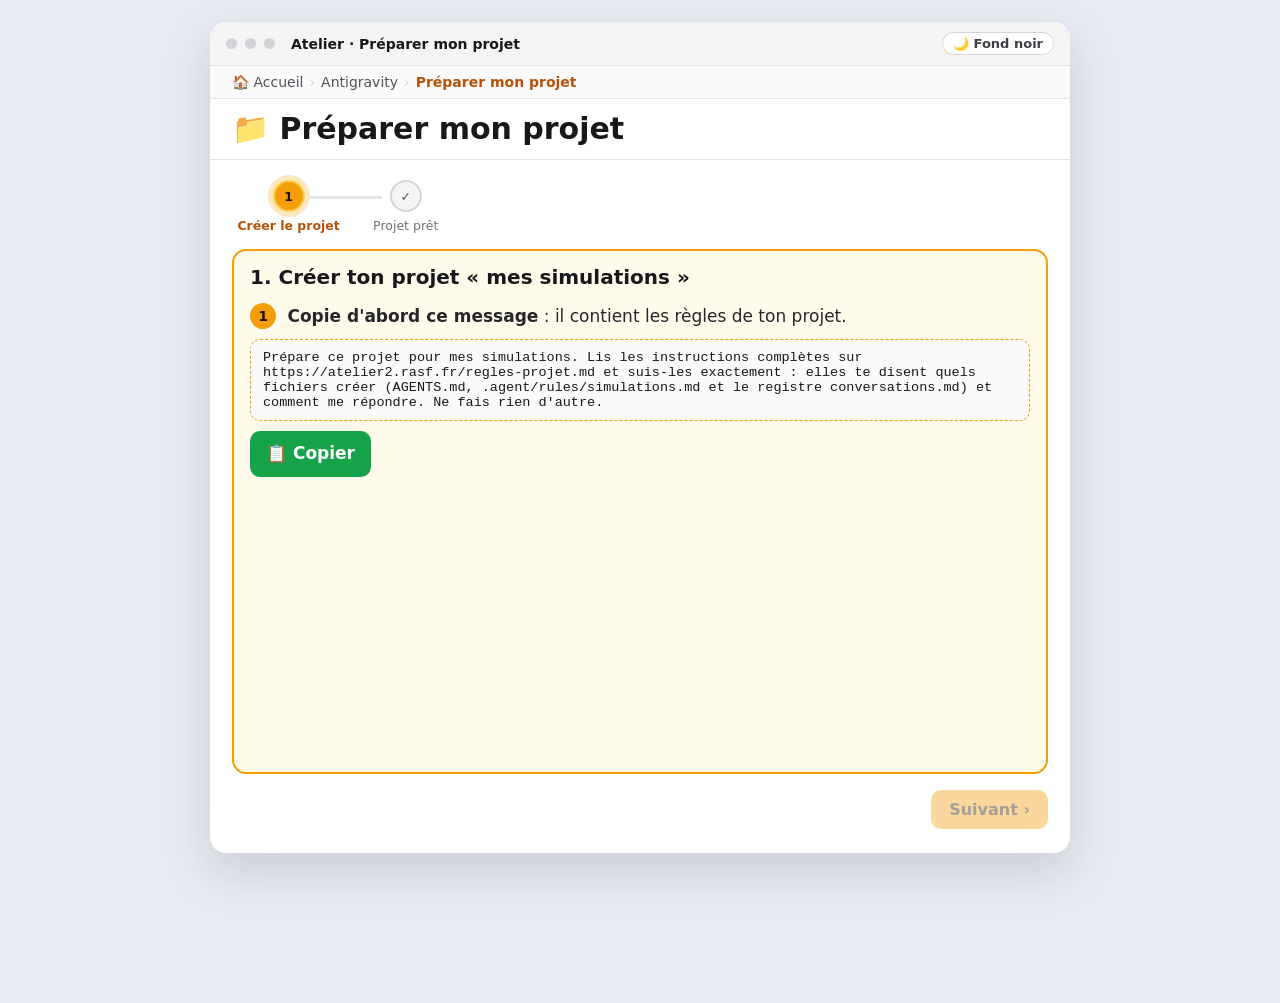
<file: projet.html>
<!doctype html>
<html lang="fr">
<head>
<meta charset="utf-8">
<meta name="viewport" content="width=device-width, initial-scale=1">
<title>Atelier · Préparer mon projet</title>
<style>
html { background:#e9ecf2; }
body { margin:0; padding:22px 14px 150px; font-family:'Nunito',system-ui,-apple-system,'Segoe UI',sans-serif; color:#e4e4e7; display:flex; justify-content:center; }
.fen { width:min(860px,100%); background:#0b0b0f; border-radius:16px; overflow:clip; box-shadow:0 18px 50px rgba(15,23,42,.35); }
.barre { display:flex; align-items:center; gap:8px; padding:10px 16px; background:#18181b; border-bottom:1px solid #27272a; }
.barre i { width:11px; height:11px; border-radius:50%; background:#3f3f46; }
.barre b { margin-left:8px; color:#fff; font-size:14px; }
.corps { padding:20px 22px 24px; display:grid; gap:16px; }
h1 { margin:0; font:800 clamp(22px,3.4vw,30px)/1.2 'Outfit',system-ui,sans-serif; color:#fff; }
/* les étapes, une à la fois */
.st { list-style:none; margin:0; padding:0; display:grid; grid-template-columns:repeat(7,minmax(0,1fr)); gap:4px; }
.st li { display:flex; flex-direction:column; align-items:center; gap:6px; text-align:center; position:relative; font-size:12.5px; color:#a1a1aa; }
.st li:not(:last-child)::after { content:""; position:absolute; top:16px; left:calc(50% + 20px); right:calc(-50% + 20px); height:3px; background:#3f3f46; }
.st li.fait:not(:last-child)::after { background:#22c55e; }
.st .rond { width:32px; height:32px; border-radius:50%; display:grid; place-items:center; font-weight:800; background:#27272a; border:2px solid #3f3f46; box-sizing:border-box; }
.st .fait .rond { background:#22c55e; color:#052e14; border-color:#22c55e; }
.st .ici .rond { background:#f59e0b; color:#1f1300; border-color:#fde68a; box-shadow:0 0 0 5px rgba(245,158,11,.25); }
.st .ici { color:#fde68a; font-weight:800; }
.etape { display:none; border:2px solid #f59e0b; background:#1f1a10; border-radius:14px; padding:14px 16px; font-size:17px; line-height:1.5; }
.etape.ici { display:block; }
.etape { min-height:525px; box-sizing:border-box; position:relative; padding-bottom:64px !important; }
.etape h2 { margin:0 0 6px; font:800 20px 'Outfit',system-ui,sans-serif; color:#fff; }
b.cle { color:#fde68a; }
.nav { display:flex; gap:10px; justify-content:space-between; }
.nav button { all:unset; cursor:pointer; font-weight:800; font-size:16px; border-radius:10px; padding:10px 18px; }
.nav .prec { background:#27272a; color:#d4d4d8; border:1px solid #52525b; }
.nav .suiv { background:#f59e0b; color:#1f1300; margin-left:auto; }
.nav button[hidden] { display:none; }
.fini { text-align:center; font:800 22px 'Outfit',system-ui,sans-serif; color:#86efac; margin:6px 0; }
/* étape 1 : les petites fenêtres à fermer (8 s, en boucle) */
.absent { color:#a1a1aa; font-size:15px; }
.vers-suivant { position:absolute; right:80px; bottom:12px; margin:0; text-align:right; font-weight:800; }
.mot-continue { display:inline-block; background:#3a2a08; border:1px solid #f59e0b; border-radius:6px; padding:0 6px; animation:z-mot 1.4s ease-in-out infinite; }
@keyframes z-mot { 50% { transform:scale(1.12); box-shadow:0 0 0 4px rgba(245,158,11,.35); } }
/* étape 6 : fermer l'onglet, dans la fenêtre entière d'Antigravity (6 s, en boucle) */
.e6s { height:300px; background:#0b0b0f; overflow:visible; }
.ag-titre { position:absolute; left:0; right:0; top:0; height:20px; background:#16161b; display:flex; gap:5px; align-items:center; padding:0 8px; border-radius:12px 12px 0 0; }
.ag-titre i { width:8px; height:8px; border-radius:50%; background:#3f3f46; }
.ag-gauche { position:absolute; left:0; top:20px; bottom:0; width:22%; background:#16161b; padding:8px 6px; box-sizing:border-box; font-size:11.5px; color:#d4d4d8; border-radius:0 0 0 12px; }
.ag-gauche p { margin:0 0 6px; padding:3px 5px; border-radius:5px; white-space:nowrap; overflow:hidden; text-overflow:ellipsis; }
.ag-new { background:#26262e; }
.ag-conv { background:#3a3a44; }
.ag-conv.off { background:transparent; color:#71717a; }
.ag-settings { position:absolute; bottom:4px; color:#a1a1aa; }
.ag-milieu { position:absolute; left:22%; top:20px; bottom:0; width:36%; padding:10px; box-sizing:border-box; }
.ag-msg { margin:0 0 8px; font-size:12px; font-weight:800; color:#fff; }
.ag-ligne { height:7px; background:#3f3f46; border-radius:4px; margin:0 0 7px; }
.ag-ligne.court { width:60%; }
.ag-saisie { position:absolute; left:10px; right:10px; bottom:10px; background:#1e1e25; border:1px solid #3f3f46; border-radius:10px; padding:8px; font-size:11.5px; color:#71717a; }
.ag-droite { position:absolute; left:58%; right:0; top:20px; bottom:0; background:#e9ecf2; border-radius:0 0 12px 0; }
.onglets-ag { position:absolute; left:0; right:0; top:0; height:32px; background:#1c1c22; display:flex; align-items:center; gap:6px; padding:0 6px; }
.og { display:flex; align-items:center; gap:8px; width:160px; justify-content:space-between; box-sizing:border-box; background:#3a3a44; color:#fff; border-radius:7px; padding:4px 8px; font-size:12px; white-space:nowrap; animation:o-og 6s infinite; }
.og .x { color:#fff; font-size:14px; border-radius:5px; padding:0 4px; animation:o-x 6s infinite; }
.og-plus { color:#d4d4d8; font-size:16px; }
.ag-adresse { position:absolute; left:8px; right:8px; top:38px; height:18px; border-radius:9px; background:#d4d9e2; color:#64748b; font-size:10.5px; padding:2px 10px; box-sizing:border-box; white-space:nowrap; overflow:hidden; animation:o-page 6s infinite; }
.page-ag { position:absolute; left:8px; right:8px; top:62px; bottom:8px; background:#0b0b0f; border-radius:8px; animation:o-page 6s infinite; }
.e6s .souris { z-index:11; left:-160px; top:200px; animation:o-souris 6s infinite; }
@keyframes o-souris { 0% { left:-160px; top:200px; transform:scale(1); } 35% { left:150px; top:12px; transform:scale(1); } 40% { left:150px; top:12px; transform:scale(.8); } 45%, 100% { left:150px; top:12px; transform:scale(1); } }
@keyframes o-x { 0%, 25% { background:transparent; } 30%, 44% { background:#f59e0b; color:#1f1300; } 46%, 100% { background:transparent; } }
@keyframes o-og { 0%, 44% { opacity:1; } 47%, 95% { opacity:0; } 100% { opacity:1; } }
@keyframes o-page { 0%, 44% { opacity:1; } 47%, 95% { opacity:0; } 100% { opacity:1; } }
/* la vraie zone de message d'Antigravity : on y tape « continue », puis Entrée (5 s, en boucle) */
.zone-ag { margin:6px 0 14px 38px; background:#1a1a1f; border:1px solid #3f3f46; border-radius:18px; padding:12px 16px 10px; box-shadow:0 0 0 4px rgba(245,158,11,.35); }
.zone-haut { position:relative; display:flex; align-items:center; min-height:26px; font-size:17px; color:#fff; }
.zone-haut .indice { position:absolute; left:0; color:#71717a; animation:z-indice 5s infinite; }
.zone-haut .tape { display:inline-block; overflow:hidden; white-space:nowrap; width:0; animation:z-tape 5s steps(8) infinite; }
.zone-haut .curseur { width:2px; height:20px; background:#fff; margin-left:1px; animation:z-curseur .8s step-end infinite; }
.zone-bas { display:flex; align-items:center; gap:14px; margin-top:12px; color:#d4d4d8; font-size:15px; }
.zone-bas i { font-style:normal; color:#a1a1aa; }
.zone-bas .esp { flex:1; }
.zone-bas .envoyer { width:34px; height:34px; border-radius:50%; background:#fff; color:#0b0b0f; display:grid; place-items:center; font-weight:800; animation:z-envoyer 5s infinite; }
@keyframes z-indice { 0%, 12% { opacity:1; } 14%, 70% { opacity:0; } 72%, 100% { opacity:1; } }
@keyframes z-tape { 0%, 14% { width:0; } 45%, 70% { width:7.6ch; } 71%, 100% { width:0; } }
@keyframes z-curseur { 50% { opacity:0; } }
@keyframes z-envoyer { 0%, 55% { background:#fff; transform:scale(1); box-shadow:none; } 60% { background:#f59e0b; transform:scale(.88); box-shadow:0 0 0 6px rgba(245,158,11,.4); } 66%, 100% { background:#fff; transform:scale(1); box-shadow:none; } }
.fermer-onglet { margin:10px 0; font-weight:800; display:flex; align-items:center; gap:10px; }
.fermer-onglet .num { flex:none; width:28px; height:28px; border-radius:50%; background:#f59e0b; color:#1f1300; display:grid; place-items:center; font-size:15px; }
.fleche-haut { display:inline-block; font-size:30px; color:#f59e0b; vertical-align:middle; animation:f-haut 1.1s ease-in-out infinite; }
@keyframes f-haut { 50% { transform:translateY(-10px); } }
.fleche-bas { display:inline-block; font-size:30px; color:#f59e0b; vertical-align:middle; animation:f-bas 1.1s ease-in-out infinite; }
@keyframes f-bas { 50% { transform:translate(6px, 8px); } }
.e1 .carte-ag { position:absolute; right:14px; width:330px; box-sizing:border-box; }
.e1 .ca { bottom:128px; animation:d-ca 8s infinite; }
.e1 .cb { bottom:14px; animation:d-cb 8s infinite; }
.e1 .ca .dismiss { animation:d-da 8s infinite; }
.e1 .cb .dismiss { animation:d-db 8s infinite; }
.e1 .souris { right:420px; bottom:200px; animation:d-souris 8s infinite; }
@keyframes d-souris {
  0% { right:420px; bottom:200px; transform:scale(1); }
  20% { right:118px; bottom:118px; transform:scale(1); }
  23% { right:118px; bottom:118px; transform:scale(.8); }
  26% { right:118px; bottom:118px; transform:scale(1); }
  45% { right:258px; bottom:4px; transform:scale(1); }
  48% { right:258px; bottom:4px; transform:scale(.8); }
  51%, 100% { right:258px; bottom:4px; transform:scale(1); }
}
@keyframes d-ca { 0%, 24% { opacity:1; } 27%, 100% { opacity:0; } }
@keyframes d-cb { 0%, 47% { opacity:1; } 50%, 100% { opacity:0; } }
@keyframes d-da { 0%, 12% { outline-color:transparent; box-shadow:none; } 16%, 100% { outline:3px solid #f59e0b; box-shadow:0 0 0 6px rgba(245,158,11,.25); } }
@keyframes d-db { 0%, 32% { outline-color:transparent; box-shadow:none; } 36%, 100% { outline:3px solid #f59e0b; box-shadow:0 0 0 6px rgba(245,158,11,.25); } }
.cartes { margin-top:12px; display:grid; grid-template-columns:repeat(auto-fit,minmax(220px,1fr)); gap:10px; }
.carte-ag { background:#1c1c22; border:1px solid #3f3f46; border-radius:12px; padding:10px 12px; display:grid; gap:6px; font-size:13.5px; color:#a1a1aa; }
.carte-ag b { color:#fff; font-size:14.5px; }
.carte-ag .boutons { display:flex; gap:8px; }
.carte-ag i { font-style:normal; border-radius:8px; padding:4px 10px; background:#2e2e36; color:#d4d4d8; font-weight:700; }
.carte-ag i.bleu { background:#2563eb; color:#fff; opacity:.5; }
.carte-ag i.dismiss { outline:3px solid #f59e0b; box-shadow:0 0 0 6px rgba(245,158,11,.25); color:#fff; }
/* étapes 2 et 3 : la zone de message d'Antigravity, animée */
.ecran { margin-top:12px; background:#111114; border:1px solid #3f3f46; border-radius:12px; position:relative; height:310px; overflow:hidden; }
.saisie { position:absolute; left:14px; right:14px; bottom:14px; background:#1e1e25; border:1px solid #3f3f46; border-radius:14px; padding:10px 14px; color:#71717a; font-size:15px; }
.saisie .bas { display:flex; align-items:center; gap:12px; margin-top:14px; color:#d4d4d8; font-size:14px; }
.saisie .bas .esp { flex:1; }
.bouton-ag { position:relative; border:3px solid transparent; border-radius:8px; padding:2px 8px; color:#fff; }
.bouton-ag.vise { border-color:#f59e0b; box-shadow:0 0 0 5px rgba(245,158,11,.25); }
.bouton-ag .apres { position:absolute; left:8px; top:2px; white-space:nowrap; opacity:0; }
.menu { position:absolute; background:#1c1c22; border:1px solid #52525b; border-radius:12px; padding:6px; font-size:14px; opacity:0; }
.menu p { margin:0; padding:6px 10px; border-radius:8px; color:#a1a1aa; }
.menu p b { color:#fff; display:block; }
.menu .titre { font-size:12px; color:#71717a; padding:4px 10px; }
.souris { position:absolute; z-index:5; filter:drop-shadow(0 2px 3px rgba(0,0,0,.6)); }
/* étape 2 : modèle → Gemini 3.8 Flash → Low (9 s, en boucle), d'après le vrai menu d'Antigravity */
.e2h { overflow:visible; }
.e2 .menu.modeles { left:20px; bottom:96px; width:340px; z-index:10; box-shadow:0 12px 30px rgba(0,0,0,.6); animation:m-menu 9s infinite; }
.e2 .menu .ligne { display:flex; align-items:center; justify-content:space-between; gap:8px; color:#e4e4e7; padding:6px 10px; font-size:14px; }
.e2 .menu .ligne.off { color:#52525b; }
.e2 .menu .ligne.usage { border-top:1px solid #3f3f46; border-radius:0; margin-top:4px; padding-top:9px; }
.e2 .menu .tag { font-style:normal; font-size:12px; background:#2e2e36; color:#a1a1aa; border-radius:6px; padding:1px 6px; margin-right:auto; }
.e2 .menu .off .tag { color:#52525b; }
.e2 .menu .niv { font-style:normal; color:#a1a1aa; margin-left:4px; }
.e2 .menu .chev { color:#a1a1aa; }
.e2 .menu.niveaux { left:366px; bottom:236px; width:150px; z-index:10; box-shadow:0 12px 30px rgba(0,0,0,.6); animation:m-niv 9s infinite; }
.e2 .menu.niveaux p { display:flex; justify-content:space-between; align-items:center; }
.e2 .flash { animation:m-flash 9s infinite; }
.e2 .low { animation:m-low 9s infinite; }
.e2 .low b { animation:m-lowb 9s infinite; }
.e2 .ok-low { opacity:0; animation:m-oklow 9s infinite; }
.e2 .ok-high { animation:m-okhigh 9s infinite; }
.e2 .bouton-ag { animation:m-bouton 9s infinite; }
.e2 .bouton-ag .avant { animation:m-avant 9s infinite; }
.e2 .bouton-ag .apres { animation:m-apres 9s infinite; }
.e2 .souris { left:470px; bottom:150px; z-index:11; animation:m-souris 9s infinite; }
@keyframes m-souris {
  0% { left:470px; bottom:150px; transform:scale(1); }
  18% { left:110px; bottom:6px; transform:scale(1); }
  21% { left:110px; bottom:6px; transform:scale(.8); }
  24% { left:110px; bottom:6px; transform:scale(1); }
  40% { left:200px; bottom:262px; }
  56% { left:400px; bottom:302px; transform:scale(1); }
  59% { left:400px; bottom:302px; transform:scale(.8); }
  62%, 100% { left:400px; bottom:302px; transform:scale(1); }
}
@keyframes m-menu { 0%, 21% { opacity:0; } 23%, 66% { opacity:1; } 69%, 100% { opacity:0; } }
@keyframes m-niv { 0%, 38% { opacity:0; } 40%, 66% { opacity:1; } 69%, 100% { opacity:0; } }
@keyframes m-flash { 0%, 36% { background:transparent; } 38%, 66% { background:#2e2e36; } 69%, 100% { background:transparent; } }
@keyframes m-low { 0%, 58% { background:transparent; } 60%, 100% { background:#f59e0b; } }
@keyframes m-lowb { 0%, 58% { color:#fff; } 60%, 100% { color:#1f1300; } }
@keyframes m-oklow { 0%, 58% { opacity:0; } 60%, 100% { opacity:1; color:#1f1300; } }
@keyframes m-okhigh { 0%, 58% { opacity:1; } 60%, 100% { opacity:0; } }
@keyframes m-bouton { 0%, 15% { border-color:transparent; box-shadow:none; } 18%, 100% { border-color:#f59e0b; box-shadow:0 0 0 5px rgba(245,158,11,.25); } }
@keyframes m-avant { 0%, 67% { opacity:1; } 69%, 100% { opacity:0; } }
@keyframes m-apres { 0%, 67% { opacity:0; } 69%, 100% { opacity:1; } }
/* étape 3 : Default → Auto (8 s, en boucle) */
.e3 .ecran { overflow:visible; }
.e3 .menu.permissions { right:60px; bottom:96px; width:280px; z-index:10; box-shadow:0 12px 30px rgba(0,0,0,.6); animation:a-menu 8s infinite; }
.e3 .souris { z-index:11; }
.e3 .auto { animation:a-auto 8s infinite; }
.e3 .auto b { animation:a-autob 8s infinite; }
.e3 .bouton-ag { animation:a-bouton 8s infinite; }
.e3 .bouton-ag .avant { animation:a-avant 8s infinite; }
.e3 .bouton-ag .apres { animation:a-apres 8s infinite; }
.e3 .souris { right:320px; bottom:150px; animation:a-souris 8s infinite; }
@keyframes a-souris {
  0% { right:320px; bottom:150px; transform:scale(1); }
  22% { right:125px; bottom:18px; transform:scale(1); }
  26% { right:125px; bottom:18px; transform:scale(.8); }
  30% { right:125px; bottom:18px; transform:scale(1); }
  50% { right:205px; bottom:150px; transform:scale(1); }
  54% { right:205px; bottom:150px; transform:scale(.8); }
  58%, 100% { right:205px; bottom:150px; transform:scale(1); }
}
@keyframes a-menu { 0%, 27% { opacity:0; } 29%, 64% { opacity:1; } 67%, 100% { opacity:0; } }
@keyframes a-auto { 0%, 53% { background:transparent; } 55%, 100% { background:#f59e0b; } }
@keyframes a-autob { 0%, 53% { color:#fff; } 55%, 100% { color:#1f1300; } }
@keyframes a-bouton { 0%, 20% { border-color:transparent; box-shadow:none; } 24%, 100% { border-color:#f59e0b; box-shadow:0 0 0 5px rgba(245,158,11,.25); } }
@keyframes a-avant { 0%, 65% { opacity:1; } 67%, 100% { opacity:0; } }
@keyframes a-apres { 0%, 65% { opacity:0; } 67%, 100% { opacity:1; } }
/* étape 4 : la démo dans une fenêtre par-dessus la page */
.rangee-dec { margin-top:16px; display:flex; gap:12px; flex-wrap:wrap; justify-content:center; }
.dec-carte { margin-top:12px; background:#111114; color:#d4d4d8; border:1px solid #3f3f46; border-radius:18px; padding:22px 20px; text-align:center; box-shadow:0 10px 30px rgba(0,0,0,.35); }
.dec-carte p { margin:0 auto; max-width:560px; font-size:16.5px; line-height:1.5; }
.dec-carte b { color:#fde68a; }
.dec-ic { font-size:44px; line-height:1; }
.dec-titre { font:800 clamp(24px,3.6vw,32px)/1.15 'Outfit',system-ui,sans-serif !important; color:#fff; margin:8px auto 10px !important; }
.btn-dec.orange { background:#f59e0b; color:#1f1300; }
.btn-dec.orange:hover { background:#fbbf24; }
.btn-dec { all:unset; cursor:pointer; background:#2563eb; color:#fff; font-weight:800; font-size:16px; border-radius:10px; padding:10px 16px; }
.btn-dec:hover { background:#1d4ed8; }
.voile { position:fixed; inset:0; z-index:100; background:rgba(15,23,42,.75); display:flex; flex-direction:column; align-items:center; justify-content:center; gap:12px; padding:12px; }
.popup { position:relative; width:min(1100px,100%); height:calc(100vh - 90px); background:#fff; border-radius:14px; overflow:hidden; }
.popup iframe { width:100%; height:100%; border:0; }
.revenir { all:unset; cursor:pointer; background:#f59e0b; color:#1f1300; font-weight:800; font-size:16px; border-radius:10px; padding:10px 18px; }
.revenir:hover { background:#fbbf24; }
.popup .fermer { position:absolute; top:8px; right:8px; z-index:2; border:0; cursor:pointer; background:#0b0b0f; color:#fff; font-weight:800; font-size:14px; border-radius:8px; padding:7px 13px; }
.popup .fermer:hover { background:#dc2626; }
/* la bande jaune, seulement à la fin */
.bande { position:fixed; left:0; right:0; bottom:40px; z-index:40; display:flex; align-items:center; gap:12px; background:#f59e0b; color:#1f1300; padding:10px 16px; box-shadow:0 -6px 24px rgba(15,23,42,.25); font-size:16px; line-height:1.35; }
.bande[hidden] { display:none; }
.bande .bfleche { font-size:34px; font-weight:800; animation:bfleche 1.1s ease-in-out infinite; }
@keyframes bfleche { 50% { transform:translateX(-8px); } }
.bande > span:last-child { flex:1; }
.bande b { font-size:19px; }
.bande em { font-style:normal; font-size:15px; }
.bande .quoi { display:block; margin-top:3px; font-size:17px; font-weight:800; }
.ariane { display:flex; flex-wrap:wrap; align-items:center; gap:6px; padding:8px 22px; background:#111114; border-bottom:1px solid #27272a; font-size:14px; color:#71717a; }
.ariane a { color:#a1a1aa; text-decoration:none; } .ariane a:hover { color:#fde68a; text-decoration:underline; }
.ariane span[aria-current] { color:#fde68a; font-weight:800; }
.ariane i.sep { font-style:normal; color:#52525b; }
.haut { position:sticky; top:0; z-index:50; }
.titre-haut { background:#0b0b0f; padding:12px 22px; border-bottom:1px solid #27272a; }
.titre-haut h1 { margin:0; }
.vers-atelier { display:inline-block; background:#f59e0b; color:#1f1300; font:800 20px 'Outfit',system-ui,sans-serif; text-decoration:none; border-radius:14px; padding:14px 26px; box-shadow:0 0 0 6px rgba(245,158,11,.25); }
.vers-atelier:hover { background:#fbbf24; }
.note-atelier { text-align:center; color:#a1a1aa; font-size:15px; }
.etapes-projet { margin:14px 0 0; padding-left:26px; display:grid; gap:10px; font-size:18px; line-height:1.5; }
.theme-bascule { all:unset; cursor:pointer; margin-left:auto; font-size:13px; font-weight:800; border-radius:999px; padding:3px 10px; background:#27272a; color:#e4e4e7; border:1px solid #3f3f46; white-space:nowrap; }

/* étape 6 : créer le projet (14 s, en boucle) : 📁+, choisir ou créer un dossier, Ouvrir, la conversation du projet */
.e6p { height:330px; }
.p-gauche { position:absolute; left:0; top:0; bottom:0; width:200px; background:#16161b; padding:10px; box-sizing:border-box; font-size:13px; color:#d4d4d8; }
.p-gauche p { margin:0 0 8px; padding:4px 8px; border-radius:6px; white-space:nowrap; }
.p-new { background:#26262e; }
.p-menu { color:#a1a1aa; }
.p-titre { color:#71717a; font-size:12px; display:flex; justify-content:space-between; align-items:center; }
.p-plus { border-radius:5px; padding:0 4px; font-size:12px; animation:p-plus 38s infinite; }
.p-projet, .p-conv { opacity:0; }
.p-projet { animation:p-apres 38s infinite, p-vise 38s infinite; }
.p-conv { animation:p-apres 38s infinite; background:#3a3a44; }
.p-saisie { position:absolute; left:216px; right:14px; bottom:14px; background:#1e1e25; border:1px solid #3f3f46; border-radius:14px; padding:10px 12px; font-size:13px; color:#71717a; }
.p-chip { display:inline-block; opacity:0; margin-bottom:8px; background:#2e2e36; color:#e4e4e7; border-radius:999px; padding:3px 12px; font-weight:800; animation:p-apres 38s infinite, p-chip 38s infinite; }
.p-bas { display:flex; justify-content:space-between; margin-top:12px; color:#d4d4d8; }
.p-dlg { position:absolute; left:220px; top:14px; width:540px; height:296px; max-width:calc(100% - 230px); background:#26262e; border:1px solid #52525b; border-radius:12px; box-shadow:0 14px 34px rgba(0,0,0,.45); opacity:0; z-index:8; font-size:13px; color:#d4d4d8; animation:p-dlg 38s infinite; }
.p-dlg-titre { padding:10px 14px; font-weight:800; color:#fff; border-bottom:1px solid #3f3f46; }
.p-lieux { position:absolute; left:0; top:40px; bottom:52px; width:140px; border-right:1px solid #3f3f46; padding:8px; box-sizing:border-box; }
.p-fichiers { position:absolute; left:150px; right:10px; top:48px; }
.p-lieux p, .p-fichiers p { margin:0 0 6px; padding:3px 8px; border-radius:6px; white-space:nowrap; }
.p-cree { opacity:0; animation:p-cree 38s infinite; }
.p-btn { position:absolute; bottom:12px; border-radius:8px; padding:5px 12px; background:#3a3a44; color:#fff; font-weight:700; white-space:nowrap; }
.p-nouveau { left:12px; animation:p-nouveau 38s infinite; }
.p-annuler { right:96px; }
.p-ouvrir { right:12px; background:#2563eb; animation:p-ouvrir 38s infinite; }
.p-nom { position:absolute; left:110px; top:70px; width:300px; background:#2e2e36; border:1px solid #52525b; border-radius:12px; padding:12px 14px 50px; box-shadow:0 10px 26px rgba(0,0,0,.4); opacity:0; z-index:9; animation:p-nom 38s infinite; }
.p-nom b { display:block; color:#fff; margin-bottom:8px; }
.p-champ { display:block; border:2px solid #3b82f6; border-radius:8px; padding:5px 8px; background:#1c1c22; color:#fff; min-height:18px; }
.p-tape { display:inline-block; overflow:hidden; white-space:nowrap; vertical-align:bottom; width:0; animation:p-tape 38s steps(15) infinite; }
.p-creer { right:14px; background:#2563eb; }
.e6p .souris { z-index:12; left:560px; top:250px; animation:p-souris 38s infinite; }
.p-legende { margin:10px 0 0; padding-left:22px; display:grid; gap:6px; font-size:16px; }
@keyframes p-souris {
  0% { left:560px; top:250px; transform:scale(1); }
  6% { left:166px; top:128px; transform:scale(1); } 7% { left:166px; top:128px; transform:scale(.8); } 8% { left:166px; top:128px; transform:scale(1); }
  15% { left:300px; top:282px; transform:scale(1); } 17% { left:300px; top:282px; transform:scale(.8); } 18% { left:300px; top:282px; transform:scale(1); }
  31% { left:300px; top:282px; } 35% { left:600px; top:176px; transform:scale(1); } 36% { left:600px; top:176px; transform:scale(.8); } 37% { left:600px; top:176px; transform:scale(1); }
  42% { left:calc(100% - 60px); top:280px; transform:scale(1); } 44% { left:calc(100% - 60px); top:280px; transform:scale(.8); } 45% { left:calc(100% - 60px); top:280px; transform:scale(1); }
  52%, 56% { left:330px; top:262px; transform:scale(1); }
  66% { left:calc(100% - 44px); top:298px; transform:scale(1); } 68% { left:calc(100% - 44px); top:298px; transform:scale(.8); } 69%, 100% { left:calc(100% - 44px); top:298px; transform:scale(1); }
}
@keyframes p-plus { 0%, 4% { background:transparent; } 5%, 10% { background:#f59e0b; color:#1f1300; } 11%, 100% { background:transparent; } }
@keyframes p-dlg { 0%, 8.2% { opacity:0; } 9.2%, 45% { opacity:1; } 47%, 100% { opacity:0; } }
@keyframes p-nouveau { 0%, 14% { box-shadow:none; } 15%, 19% { box-shadow:0 0 0 3px #f59e0b; } 20%, 100% { box-shadow:none; } }
@keyframes p-nom { 0%, 17% { opacity:0; } 19%, 36% { opacity:1; } 38%, 100% { opacity:0; } }
@keyframes p-tape { 0%, 20% { width:0; } 31%, 100% { width:15ch; } }
@keyframes p-cree { 0%, 36% { opacity:0; } 38%, 45% { opacity:1; background:#f59e0b; color:#1f1300; } 47%, 100% { opacity:0; } }
@keyframes p-ouvrir { 0%, 41% { box-shadow:none; } 42%, 45% { box-shadow:0 0 0 3px #f59e0b; } 46%, 100% { box-shadow:none; } }
@keyframes p-apres { 0%, 46% { opacity:0; } 48%, 98% { opacity:1; } 100% { opacity:0; } }
@keyframes p-vise { 0%, 47% { background:transparent; } 49%, 98% { background:#3a2a08; outline:2px solid #f59e0b; } }
@keyframes p-chip { 0%, 49% { box-shadow:none; } 51%, 56% { box-shadow:0 0 0 3px #f59e0b; } 58%, 100% { box-shadow:none; } }
@keyframes p-cmdv { 0%, 56% { opacity:0; transform:scale(.6); } 58%, 62% { opacity:1; transform:scale(1); } 64%, 100% { opacity:0; } }
@keyframes p-colle { 0%, 58% { opacity:0; } 60%, 68% { opacity:1; } 70%, 100% { opacity:0; } }
@keyframes p-indice { 0%, 58% { opacity:1; } 60%, 68% { opacity:0; } 70%, 100% { opacity:1; } }
@keyframes p-envoi { 0%, 65% { box-shadow:none; } 66%, 69% { box-shadow:0 0 0 4px rgba(245,158,11,.7); } 70%, 100% { box-shadow:none; } }
@keyframes p-rep { 0%, 71% { opacity:0; } 74%, 98% { opacity:1; } 100% { opacity:0; } }
.p-ask { position:relative; min-height:18px; }
.p-colle { position:absolute; left:0; top:0; right:70px; color:#fff; white-space:nowrap; overflow:hidden; text-overflow:ellipsis; opacity:0; animation:p-colle 38s infinite; }
.p-indice { animation:p-indice 38s infinite; }
.p-cmdv { position:absolute; right:0; top:-4px; background:#f59e0b; color:#1f1300; font-weight:800; border-radius:6px; padding:1px 8px; opacity:0; animation:p-cmdv 38s infinite; }
.p-envoi { display:inline-grid; place-items:center; width:22px; height:22px; margin-left:8px; border-radius:50%; background:#fff; color:#0b0b0f; font-weight:800; animation:p-envoi 38s infinite; }
.p-rep { position:absolute; left:226px; right:20px; top:16px; border-left:3px solid #22c55e; padding:4px 10px; font-size:13px; color:#e4e4e7; opacity:0; animation:p-rep 38s infinite; }
.p-rep > b:first-child { color:#4ade80; font-size:11px; }
.p-num { margin:14px 0 6px; }
.p-num > span:first-child { width:26px; height:26px; margin-right:6px; vertical-align:1px; border-radius:50%; display:inline-grid; place-items:center; background:#f59e0b; color:#1f1300; font-weight:800; font-size:14px; }
/* étape 7 : le message à copier */
.p-phrase { display:flex; gap:10px; align-items:flex-start; flex-wrap:wrap; margin:10px 0; }
.p-phrase code { flex:1 1 100%; max-height:170px; overflow-y:auto; background:#0b0b0f; border:1px dashed #f59e0b; border-radius:10px; padding:10px 12px; font:13.5px Menlo,Consolas,monospace; color:#fff; white-space:pre-wrap; overflow-wrap:anywhere; }
.p-copier { all:unset; cursor:pointer; background:#16a34a; color:#fff; font-weight:800; border-radius:10px; padding:10px 16px; }
.p-suite[hidden] { display:none; }
.p-e1-fait { display:none; margin:6px 0; align-items:center; gap:8px; padding:8px 12px; border-radius:10px; background:#0c1a10; border:1px solid #166534; color:#bbf7d0; }
.p-e1-fait > span { width:24px; height:24px; border-radius:50%; display:inline-grid; place-items:center; background:#22c55e; color:#052e14; font-weight:800; }
.p-recopier { all:unset; cursor:pointer; margin-left:auto; font-size:14px; text-decoration:underline; color:#a1a1aa; }
.p-e1.fait > .p-num, .p-e1.fait > .p-phrase { display:none; } .p-e1.fait > .p-e1-fait { display:flex; }
.p-conv { margin-left:14px !important; }
.p-script { background:#3a3a44; animation:p-script 38s infinite; }
@keyframes p-script { 0%, 46% { background:#3a3a44; } 48%, 100% { background:transparent; } }
.nav .suiv.bloque { opacity:.4; cursor:not-allowed; }
.suiv-msg { margin:0; text-align:right; font-weight:800; color:#fbbf24; }
.suiv-msg[hidden] { display:none; }
.p-suite[hidden] ~ .vers-suivant { display:none; }
/* étape 6 : les bulles d'explication, une fois le projet créé */
.p-info { position:absolute; z-index:9; left:226px; right:20px; bottom:118px; background:#f59e0b; color:#1f1300; font-weight:800; font-size:13.5px; line-height:1.35; border-radius:10px; padding:7px 12px; box-shadow:0 6px 16px rgba(0,0,0,.3); opacity:0; pointer-events:none; }
.p-info-1 { animation:p-info-1 38s infinite; } .p-info-2 { animation:p-info-2 38s infinite; }
@keyframes p-info-1 { 0%, 47% { opacity:0; transform:translateY(6px); } 49%, 56% { opacity:1; transform:none; } 57%, 100% { opacity:0; } }
@keyframes p-info-2 { 0%, 56% { opacity:0; transform:translateY(6px); } 58%, 69% { opacity:1; transform:none; } 70%, 100% { opacity:0; } }
@keyframes p-chip { 0%, 48% { box-shadow:none; } 49%, 69% { box-shadow:0 0 0 3px #f59e0b; } 70%, 100% { box-shadow:none; } }
.vers-zone-ag { display:flex; align-items:flex-end; gap:10px; margin:6px 0 0 -8px; color:#dc2626; font-weight:700; font-size:15px; }
.vers-zone-ag svg { flex:none; animation:vza 1.4s ease-in-out infinite; }
@keyframes vza { 0%,100% { transform:translate(0,0); } 50% { transform:translate(-10px,9px); } }
/* étape 5 : confirmer « Low » et « Auto » par deux clics */
.vz { border-radius:8px; padding:2px 6px; } .zone-ag.verif .vz-low { animation:vz 2s infinite; } .zone-ag.verif .vz-auto { animation:vz 2s 1s infinite; }
.zone-ag.verif.ok-low .vz-low, .zone-ag.verif.ok-auto .vz-auto { animation:none; box-shadow:0 0 0 2px #22c55e; }
@keyframes vz { 0%,100% { box-shadow:0 0 0 0 rgba(245,158,11,0); } 50% { box-shadow:0 0 0 3px #f59e0b; } }
.verif-btns { display:grid; gap:10px; margin:4px 0 0 38px; } .verif-l { display:flex; align-items:center; gap:12px; flex-wrap:wrap; }
.verif-btn { all:unset; cursor:pointer; border:2px solid #f59e0b; border-radius:12px; padding:9px 14px; font-weight:800; background:#1f1a10; color:#fff; }
.verif-btn.ok { border-color:#22c55e; background:#0c1a10; color:#bbf7d0; }
.verif-non { font-size:14px; color:#a1a1aa; }
.zone-ag.verif .indice { animation:none; opacity:1; }
.zone-ag.verif .vz-low, .zone-ag.verif .vz-auto, .zone-ag.verif .envoyer, .zone-ag.verif .curseur { animation:none; } .zone-ag.verif .vz { box-shadow:0 0 0 2px #f59e0b; } .zone-ag.verif.ok-low .vz-low, .zone-ag.verif.ok-auto .vz-auto { box-shadow:0 0 0 2px #22c55e; }
/* étape 5 : les deux réglages s'allument l'un après l'autre (Low, puis Auto), tant qu'ils ne sont pas confirmés */
.zone-ag.verif .vz { box-shadow:none; } .zone-ag.verif .vz-low { animation:vz-a 3s infinite; } .zone-ag.verif .vz-auto { animation:vz-b 3s infinite; }
@keyframes vz-a { 0%,45% { box-shadow:0 0 0 3px #f59e0b; background:rgba(245,158,11,.15); } 50%,100% { box-shadow:none; background:none; } }
@keyframes vz-b { 0%,45% { box-shadow:none; background:none; } 50%,95% { box-shadow:0 0 0 3px #f59e0b; background:rgba(245,158,11,.15); } 100% { box-shadow:none; } }
.zone-ag.verif.ok-low .vz-low, .zone-ag.verif.ok-auto .vz-auto { animation:none; box-shadow:0 0 0 2px #22c55e; background:none; }
.verif-btn[data-verif="low"]:not(.ok) { animation:vb-a 3s infinite; } .verif-btn[data-verif="auto"]:not(.ok) { animation:vb-b 3s infinite; }
@keyframes vb-a { 0%,45% { box-shadow:0 0 0 3px rgba(245,158,11,.35); } 50%,100% { box-shadow:none; } }
@keyframes vb-b { 0%,45% { box-shadow:none; } 50%,95% { box-shadow:0 0 0 3px rgba(245,158,11,.35); } 100% { box-shadow:none; } }
/* étape 5, un réglage après l'autre : d'abord « Low » (seul animé, seul bouton), puis « Auto » */
.zone-ag.verif .vz-low { animation:vz-1 1.4s ease-in-out infinite; } .zone-ag.verif .vz-auto { animation:none; box-shadow:none; background:none; }
.zone-ag.verif.ok-low .vz-auto { animation:vz-1 1.4s ease-in-out infinite; }
.zone-ag.verif.ok-low .vz-low, .zone-ag.verif.ok-low.ok-auto .vz-auto { animation:none; box-shadow:0 0 0 2px #22c55e; background:none; }
@keyframes vz-1 { 0%,100% { box-shadow:0 0 0 2px #f59e0b; background:rgba(245,158,11,.08); } 50% { box-shadow:0 0 0 4px #f59e0b; background:rgba(245,158,11,.22); } }
.verif-btn[data-verif]:not(.ok) { animation:vb-1 1.4s ease-in-out infinite; }
@keyframes vb-1 { 50% { box-shadow:0 0 0 4px rgba(245,158,11,.35); } }
.verif-l[hidden] { display:none; }
/* étape 6 : la fenêtre ② ③ */
.pj-voile { position:fixed; inset:0; z-index:150; background:rgba(15,23,42,.6); display:grid; place-items:center; padding:14px; overflow:auto; } .pj-voile[hidden] { display:none; }
.pj-fen { position:relative; width:min(820px,100%); max-height:calc(100vh - 28px); overflow:auto; box-sizing:border-box; background:#0b0b0f; color:#e4e4e7; border:2px solid #f59e0b; border-radius:16px; padding:16px 20px; }
.pj-fen h2 { margin:0 0 6px; padding-right:34px; font:800 20px 'Outfit',system-ui,sans-serif; color:#fff; }
.pj-fermer { all:unset; cursor:pointer; position:absolute; top:12px; right:16px; font-size:18px; color:#a1a1aa; }
.pj-actions { display:flex; gap:10px; justify-content:center; flex-wrap:wrap; margin-top:12px; }
.pj-ok { all:unset; cursor:pointer; background:#f59e0b; color:#1f1300; font-weight:800; border-radius:10px; padding:10px 16px; }
.p-revoir { all:unset; cursor:pointer; background:#f59e0b; color:#1f1300; font-weight:800; border-radius:10px; padding:10px 16px; margin-top:4px; }
.p-num-in > span { width:26px; height:26px; margin:0 4px; vertical-align:1px; border-radius:50%; display:inline-grid; place-items:center; background:#f59e0b; color:#1f1300; font-weight:800; font-size:14px; }
/* zoom : sur « Projects » quand la souris approche, sur le nouveau projet, puis sur la zone où coller */
.p-zoom { position:absolute; inset:0; animation:p-zoom 38s ease-in-out infinite; }
@keyframes p-zoom {
  0%, 2% { transform:scale(1); transform-origin:0 125px; }
  6%, 8% { transform:scale(1.6); transform-origin:0 125px; }
  10%, 100% { transform:scale(1); transform-origin:0 125px; }
}
/* avant la création, « Conversations » est juste sous « Projects » ; la place du projet s'ouvre seulement à sa création */
.p-projet, .p-conv { opacity:1; overflow:hidden; }
.p-projet { animation:p-ouvre 38s infinite, p-vise 38s infinite; } .p-conv { animation:p-ouvre 38s infinite; }
@keyframes p-ouvre { 0%, 46% { max-height:0; padding-top:0; padding-bottom:0; margin-bottom:0; opacity:0; } 48%, 98% { max-height:30px; padding-top:4px; padding-bottom:4px; margin-bottom:8px; opacity:1; } 100% { max-height:0; padding-top:0; padding-bottom:0; margin-bottom:0; opacity:0; } }
/* étape 6 : bulles jaunes lisibles pendant le zoom ; la nouvelle conversation du projet en couleur à sa création */
.p-info-1 { left:212px; right:auto; width:205px; box-sizing:border-box; top:50px; bottom:auto; font-size:12.5px; }
.p-info-2 { display:grid; gap:4px; }
.p-conv { animation:p-ouvre 38s infinite, p-conv-neuve 38s infinite !important; }
@keyframes p-conv-neuve { 0%, 47% { background:transparent; box-shadow:none; } 49%, 70% { background:#22c55e; color:#052e14; box-shadow:0 0 0 2px #16a34a; } 74%, 100% { background:#3a3a44; color:inherit; box-shadow:none; } }
/* étape 6 : au survol de l'icône, l'infobulle « Create New Project » d'Antigravity */
.p-plus { position:relative; }
.p-tip { position:absolute; right:-6px; bottom:calc(100% + 6px); white-space:nowrap; background:#1c1c22; color:#e4e4e7; border:1px solid #3f3f46; border-radius:999px; padding:3px 10px; font-size:11.5px; font-weight:600; opacity:0; pointer-events:none; animation:p-tip 38s infinite; z-index:5; }
@keyframes p-tip { 0%, 3.5% { opacity:0; } 4.5%, 8% { opacity:1; } 9%, 100% { opacity:0; } }
/* étape 6 : la nouvelle conversation du projet telle qu'Antigravity l'affiche (suggestions, « mes simulations », « Local Checkout », Default) */
.p-haut { display:flex; gap:14px; align-items:center; margin-bottom:8px; }
.p-haut .p-chip { margin-bottom:0; }
.p-local { opacity:0; color:#a1a1aa; font-weight:600; animation:p-apres 38s infinite; }
.p-bas i { font-style:normal; color:#a1a1aa; }
.p-sugg { position:absolute; left:232px; top:22px; display:grid; gap:6px; font-size:12.5px; color:#e4e4e7; opacity:0; animation:p-sugg 38s infinite; }
.p-sugg p { margin:0; display:flex; gap:8px; } .p-sugg span { width:14px; text-align:center; }
@keyframes p-sugg { 0%, 56% { opacity:0; } 58%, 70% { opacity:1; } 72%, 100% { opacity:0; } }
/* étape 6 : les boutons numérotés sous l'animation */
.p-pas { display:flex; flex-wrap:wrap; gap:6px; margin-top:10px; }
.p-pas button { all:unset; cursor:pointer; display:inline-flex; align-items:center; gap:6px; border:1px solid #52525b; border-radius:999px; padding:4px 10px 4px 4px; font-size:13.5px; font-weight:700; }
.p-pas button b { width:20px; height:20px; border-radius:50%; display:grid; place-items:center; background:#3f3f46; color:#fff; font-size:12px; }
.p-pas button.ici { border-color:#f59e0b; background:rgba(245,158,11,.15); } .p-pas button.ici b { background:#f59e0b; color:#1f1300; }
.p-pas .p-tout { padding:4px 12px; border-color:#f59e0b; }
/* étape 6 : mode « Auto » dans la nouvelle conversation (57-66 %), puis coller (66-80 %), puis la réponse (80-100 %) */
.p-mode { position:relative; } .p-def { display:inline-block; } .p-aut { position:absolute; left:0; top:0; white-space:nowrap; font-weight:800; color:#16a34a; opacity:0; }
.p-def { animation:p-def 38s infinite; } .p-aut { animation:p-aut 38s infinite; }
@keyframes p-def { 0%, 62.8% { opacity:1; } 63%, 99% { opacity:0; } 100% { opacity:1; } }
@keyframes p-aut { 0%, 62.8% { opacity:0; } 63%, 99% { opacity:1; } 100% { opacity:0; } }
.p-modemenu { position:absolute; z-index:10; right:30px; bottom:62px; background:#26262e; border:1px solid #52525b; border-radius:10px; padding:6px; font-size:12px; color:#e4e4e7; opacity:0; animation:p-modemenu 38s infinite; box-shadow:0 10px 24px rgba(0,0,0,.4); }
.p-modemenu p { margin:0; padding:4px 10px; border-radius:6px; }
.p-mm-auto { animation:p-mm-auto 38s infinite; }
@keyframes p-modemenu { 0%, 59.5% { opacity:0; } 60%, 63% { opacity:1; } 63.5%, 100% { opacity:0; } }
@keyframes p-mm-auto { 0%, 61.5% { background:transparent; } 62%, 63% { background:#f59e0b; color:#1f1300; } 63.5%, 100% { background:transparent; } }
.p-info-3 { animation:p-info-3 38s infinite; top:104px; bottom:auto; right:170px; }
@keyframes p-info-3 { 0%, 57% { opacity:0; transform:translateY(6px); } 58%, 65.5% { opacity:1; transform:none; } 66%, 100% { opacity:0; } }
@keyframes p-info-2 { 0%, 66% { opacity:0; transform:translateY(6px); } 67%, 79% { opacity:1; transform:none; } 80%, 100% { opacity:0; } }
@keyframes p-cmdv { 0%, 69% { opacity:0; transform:scale(.6); } 70%, 74% { opacity:1; transform:scale(1); } 75%, 100% { opacity:0; } }
@keyframes p-colle { 0%, 70% { opacity:0; } 72%, 79% { opacity:1; } 80%, 100% { opacity:0; } }
@keyframes p-indice { 0%, 70% { opacity:1; } 72%, 79% { opacity:0; } 80%, 100% { opacity:1; } }
@keyframes p-envoi { 0%, 76% { box-shadow:none; } 77%, 79% { box-shadow:0 0 0 4px rgba(245,158,11,.7); } 80%, 100% { box-shadow:none; } }
@keyframes p-rep { 0%, 80% { opacity:0; } 82%, 98% { opacity:1; } 100% { opacity:0; } }
@keyframes p-sugg { 0%, 56% { opacity:0; } 58%, 80% { opacity:1; } 81%, 100% { opacity:0; } }
@keyframes p-chip { 0%, 48% { box-shadow:none; } 49%, 79% { box-shadow:0 0 0 3px #f59e0b; } 80%, 100% { box-shadow:none; } }
@keyframes p-conv-neuve { 0%, 47% { background:transparent; box-shadow:none; } 49%, 80% { background:#22c55e; color:#052e14; box-shadow:0 0 0 2px #16a34a; } 83%, 100% { background:#3a3a44; color:inherit; box-shadow:none; } }
@keyframes p-souris {
  0% { left:560px; top:250px; transform:scale(1); }
  6% { left:166px; top:128px; transform:scale(1); } 7% { left:166px; top:128px; transform:scale(.8); } 8% { left:166px; top:128px; transform:scale(1); }
  15% { left:300px; top:282px; transform:scale(1); } 17% { left:300px; top:282px; transform:scale(.8); } 18% { left:300px; top:282px; transform:scale(1); }
  31% { left:300px; top:282px; } 35% { left:600px; top:176px; transform:scale(1); } 36% { left:600px; top:176px; transform:scale(.8); } 37% { left:600px; top:176px; transform:scale(1); }
  42% { left:calc(100% - 60px); top:280px; transform:scale(1); } 44% { left:calc(100% - 60px); top:280px; transform:scale(.8); } 45% { left:calc(100% - 60px); top:280px; transform:scale(1); }
  52%, 57% { left:330px; top:262px; transform:scale(1); }
  59% { left:calc(100% - 120px); top:300px; transform:scale(1); } 59.5% { transform:scale(.8); } 60% { left:calc(100% - 120px); top:300px; transform:scale(1); }
  61.5% { left:calc(100% - 90px); top:212px; transform:scale(1); } 62.2% { left:calc(100% - 90px); top:212px; transform:scale(.8); } 63% { left:calc(100% - 90px); top:212px; transform:scale(1); }
  68%, 70% { left:330px; top:262px; transform:scale(1); }
  76% { left:calc(100% - 44px); top:298px; transform:scale(1); } 77% { left:calc(100% - 44px); top:298px; transform:scale(.8); } 78%, 100% { left:calc(100% - 44px); top:298px; transform:scale(1); }
}
/* le bouton pour recopier, dans la page */
.p-allow { display:flex; gap:12px; align-items:center; flex-wrap:wrap; margin:6px 0 10px; } .p-allow img { width:min(340px,100%); border-radius:10px; border:1px solid #3f3f46; } .p-allow p { flex:1 1 220px; margin:0; }
.p-suite .pj-actions { justify-content:flex-start; }
/* étape 6 : une fois le message copié, le bloc ① disparaît (le bouton « Copier à nouveau » reste en bas) */
.p-e1.fait { display:none; }
/* étape 6, point 5 : pas de zoom ; la zone de message de la nouvelle conversation entourée en vert, comme « Nouvelle conversation » ; point 6 : l'animation seule, sans bulle */
.p-saisie { animation:p-saisie-verte 38s infinite; }
@keyframes p-saisie-verte { 0%, 47% { box-shadow:none; } 49%, 80% { box-shadow:0 0 0 3px #22c55e; } 83%, 100% { box-shadow:none; } }
.p-info-3 { display:none !important; }
/* étape 6 : seul le bouton de l'étape montrée par l'animation affiche son nom ; les autres, juste leur numéro */
.p-pas [data-de] .lbl { display:none; } .p-pas [data-de].ici .lbl { display:inline; }
.p-pas [data-de] { padding:4px; } .p-pas [data-de].ici { padding:4px 10px 4px 4px; }
/* étape 6 : pas de réponse de l'IA dans l'animation */
.p-rep { display:none !important; }
.p-pas { margin:10px 0 0; }
/* étape 6 : fenêtre « colle ce message » */
.cm-voile { position:fixed; inset:0; z-index:150; background:rgba(15,23,42,.6); display:grid; place-items:center; padding:14px; overflow:auto; } .cm-voile[hidden] { display:none; }
.cm-fen { position:relative; width:min(720px,100%); max-height:calc(100vh - 28px); overflow:auto; box-sizing:border-box; background:#0b0b0f; color:#e4e4e7; border:2px solid #f59e0b; border-radius:16px; padding:16px 20px; display:grid; gap:12px; }
.cm-fen h2 { margin:0; padding-right:34px; font:800 20px 'Outfit',system-ui,sans-serif; color:#fff; }
.cm-fermer { all:unset; cursor:pointer; position:absolute; top:12px; right:16px; font-size:18px; color:#a1a1aa; }
.cm-msg { display:grid; gap:8px; justify-items:start; } .cm-msg code { width:100%; box-sizing:border-box; max-height:120px; overflow-y:auto; background:#18181b; border:1px dashed #f59e0b; border-radius:10px; padding:10px 12px; font:13px Menlo,Consolas,monospace; color:#fff; white-space:pre-wrap; }
.cm-copier { all:unset; cursor:pointer; background:#16a34a; color:#fff; font-weight:800; border-radius:10px; padding:9px 16px; }
.cm-ecran { position:relative; height:268px; background:#0a0a0a; border:1px solid #27272a; border-radius:12px; overflow:hidden; font:13px system-ui,sans-serif; color:#e4e4e7; }
.cm-sugg { position:absolute; left:20px; top:16px; display:grid; gap:6px; font-size:12.5px; } .cm-sugg p { margin:0; display:flex; gap:8px; } .cm-sugg span { width:14px; text-align:center; }
.cm-boite { position:absolute; left:14px; right:14px; bottom:12px; border:1px solid #27272a; border-radius:14px; background:#111113; padding:6px; display:grid; gap:4px; }
.cm-haut { margin:0 0 0 6px; display:flex; gap:14px; font-size:12px; color:#a1a1aa; } .cm-chip { color:#fff; font-weight:700; }
.cm-saisie { position:relative; border:1px solid #27272a; border-radius:12px; background:#18181b; padding:8px 10px; display:grid; gap:6px; box-shadow:0 0 0 3px #22c55e; }
.cm-indice { color:#a1a1aa; animation:cm-indice 6s infinite; } .cm-colle { position:absolute; left:10px; top:8px; right:10px; white-space:nowrap; overflow:hidden; text-overflow:ellipsis; color:#fafafa; opacity:0; animation:cm-colle 6s infinite; }
.cm-bas { display:flex; gap:10px; font-size:11.5px; color:#d4d4d8; } .cm-bas i { font-style:normal; color:#a1a1aa; } .cm-esp { flex:1; } .cm-env { background:#fff; color:#0b0b0f; border-radius:50%; width:18px; height:18px; display:grid; place-items:center; animation:cm-env 6s infinite; }
.cm-ici { position:absolute; left:50%; bottom:92px; transform:translateX(-50%); display:flex; flex-direction:column; align-items:center; gap:2px; pointer-events:none; }
.cm-ici span { background:#dc2626; color:#fff; font-weight:800; font-size:15px; border-radius:10px; padding:5px 12px; white-space:nowrap; } .cm-ici svg { animation:cm-fleche 1s ease-in-out infinite; }
@keyframes cm-fleche { 50% { transform:translateY(6px); } }
@keyframes cm-indice { 0%, 40% { opacity:1; } 45%, 90% { opacity:0; } 95%, 100% { opacity:1; } }
@keyframes cm-colle { 0%, 40% { opacity:0; } 45%, 90% { opacity:1; } 95%, 100% { opacity:0; } }
@keyframes cm-env { 0%, 65% { box-shadow:none; } 70%, 85% { box-shadow:0 0 0 4px rgba(245,158,11,.8); } 90%, 100% { box-shadow:none; } }
.cm-toast { position:fixed; left:50%; bottom:28px; transform:translate(-50%,20px); z-index:200; background:#16a34a; color:#fff; font-weight:800; border-radius:12px; padding:12px 18px; box-shadow:0 10px 30px rgba(0,0,0,.3); opacity:0; pointer-events:none; transition:opacity .3s, transform .3s; max-width:calc(100% - 32px); text-align:center; }
.cm-toast.on { opacity:1; transform:translate(-50%,0); }
/* les vrais logos des suggestions d'Antigravity */
.lg-chrome { display:inline-block; width:13px; height:13px; border-radius:50%; background:conic-gradient(from -60deg,#ea4335 0 120deg,#fbbc05 0 240deg,#34a853 0); position:relative; flex:none; }
.lg-chrome::after { content:""; position:absolute; inset:3.5px; border-radius:50%; background:#4285f4; box-shadow:0 0 0 1.3px #fff; }
.lg { width:14px; height:14px; flex:none; } .lg-ag { filter:grayscale(1); opacity:.75; object-fit:contain; }
/* les suggestions juste au-dessus de la zone de message ; la bulle « colle » passe en haut */
.p-sugg { top:auto !important; bottom:132px; } .p-sugg p { align-items:center; }
.p-info-2 { top:16px; bottom:auto; }
/* étape 5 : de vrais boutons, pleins, qu'on a envie de cliquer */
.verif-btn { background:#f59e0b !important; color:#1f1300 !important; border-color:#d97706 !important; box-shadow:0 3px 0 #b45309; padding:11px 18px; font-size:16.5px; }
.verif-btn:hover { background:#fbbf24 !important; } .verif-btn:active { transform:translateY(2px); box-shadow:0 1px 0 #b45309; }
.verif-btn.ok { background:#22c55e !important; color:#052e14 !important; border-color:#16a34a !important; box-shadow:none; }
/* étape 5 : plus aucune pulsation (c'était instable) ; le réglage à vérifier est simplement entouré en orange, fixe */
.zone-ag.verif .vz-low, .zone-ag.verif.ok-low .vz-auto { animation:none !important; box-shadow:0 0 0 3px #f59e0b; background:rgba(245,158,11,.12); }
.zone-ag.verif .vz-auto { animation:none !important; }
.zone-ag.verif.ok-low .vz-low, .zone-ag.verif.ok-low.ok-auto .vz-auto { box-shadow:0 0 0 2px #22c55e; background:none; }
.verif-btn { animation:none !important; }
/* étape « Ton projet est prêt » : l'animation « nouvelle conversation + go titrage » */
.e7-go { margin:12px 0 8px; } .e7-go code { font:800 15px Menlo,Consolas,monospace; background:#3a2a08; color:#fde68a; border-radius:6px; padding:1px 6px; }
.anim-go { display:block; width:100%; height:316px; border:0; overflow:hidden; }
</style>
<style id="theme-clair">
.theme-bascule { background:#fff; color:#3f3f46; border-color:#d4d4d8; }
/* ===== atelier2 : la page en blanc partout (comme Antigravity en thème clair) ===== */
body { color:#27272a; }
.fen { background:#fff; box-shadow:0 18px 50px rgba(15,23,42,.15); }
.barre { background:#f4f4f5; border-bottom-color:#e4e4e7; } .barre i { background:#d4d4d8; } .barre b { color:#18181b; }
h1, .etape h2 { color:#18181b; }
.titre-haut { background:#fff; border-bottom-color:#e4e4e7; }
.ariane { background:#fafafa; border-bottom-color:#e4e4e7; color:#a1a1aa; } .ariane a { color:#52525b; } .ariane a:hover, .ariane span[aria-current] { color:#b45309; } .ariane i.sep { color:#d4d4d8; }
.st li { color:#71717a; } .st li:not(:last-child)::after { background:#e4e4e7; } .st .rond { background:#f4f4f5; border-color:#d4d4d8; color:#52525b; }
.st .ici { color:#b45309; } .st .ici .rond { border-color:#fcd34d; }
.etape { background:#fffbeb; }
b.cle, .dec-carte b { color:#b45309; }
.nav .prec { background:#f4f4f5; color:#3f3f46; border-color:#d4d4d8; }
.fini { color:#15803d; } .absent, .note-atelier { color:#71717a; }
.mot-continue { background:#fef3c7; }
/* les écrans d'Antigravity, en clair */
.ecran { background:#fff; border-color:#e4e4e7; }
.saisie { background:#fff; border-color:#d4d4d8; color:#71717a; box-shadow:0 2px 8px rgba(0,0,0,.06); } .saisie .bas { color:#3f3f46; }
.bouton-ag { color:#18181b; }
.menu { background:#fff; border-color:#e4e4e7; box-shadow:0 12px 30px rgba(0,0,0,.15) !important; } .menu p { color:#71717a; } .menu p b { color:#18181b; } .menu .titre { color:#a1a1aa; }
.e2 .menu .ligne { color:#27272a; } .e2 .menu .ligne.off, .e2 .menu .off .tag { color:#a1a1aa; } .e2 .menu .ligne.usage { border-top-color:#e4e4e7; }
.e2 .menu .tag { background:#f4f4f5; color:#71717a; } .e2 .menu .niv, .e2 .menu .chev { color:#71717a; }
.carte-ag { background:#fff; border-color:#e4e4e7; color:#71717a; box-shadow:0 6px 18px rgba(0,0,0,.1); } .carte-ag b { color:#18181b; } .carte-ag i { background:#f4f4f5; color:#3f3f46; } .carte-ag i.dismiss { color:#18181b; }
.zone-ag { background:#fff; border-color:#d4d4d8; } .zone-haut { color:#18181b; } .zone-haut .curseur { background:#18181b; } .zone-bas { color:#3f3f46; } .zone-bas i { color:#71717a; }
.zone-bas .envoyer { background:#18181b; color:#fff; }
.dec-carte { background:#fff; color:#3f3f46; border-color:#e4e4e7; box-shadow:0 10px 30px rgba(0,0,0,.08); } .dec-titre { color:#18181b; }
.e6s { background:#fff; } .ag-titre, .ag-gauche { background:#f4f4f5; } .ag-gauche { color:#27272a; } .ag-new, .ag-conv { background:#e4e4e7; }
.ag-msg { color:#18181b; } .ag-ligne { background:#e4e4e7; } .ag-saisie { background:#fff; border-color:#d4d4d8; } .onglets-ag { background:#f4f4f5; } .og { background:#fff; color:#18181b; } .og .x { color:#18181b; } .og-plus { color:#52525b; }
@keyframes m-flash { 0%, 36% { background:transparent; } 38%, 66% { background:#f4f4f5; } 69%, 100% { background:transparent; } }
@keyframes m-lowb { 0%, 58% { color:#18181b; } 60%, 100% { color:#1f1300; } }
@keyframes a-autob { 0%, 53% { color:#18181b; } 55%, 100% { color:#1f1300; } }
@keyframes z-envoyer { 0%, 55% { background:#18181b; transform:scale(1); box-shadow:none; } 60% { background:#f59e0b; transform:scale(.88); box-shadow:0 0 0 6px rgba(245,158,11,.4); } 66%, 100% { background:#18181b; transform:scale(1); box-shadow:none; } }

/* étapes 6 et 7, en clair */
.p-gauche { background:#f4f4f5; color:#27272a; } .p-new, .p-conv { background:#e4e4e7; } .p-titre { color:#71717a; }
.p-saisie { background:#fff; border-color:#d4d4d8; } .p-bas { color:#3f3f46; } .p-chip { background:#f4f4f5; color:#18181b; }
.p-dlg { background:#fff; border-color:#d4d4d8; color:#27272a; box-shadow:0 14px 34px rgba(0,0,0,.15); } .p-dlg-titre { color:#18181b; border-bottom-color:#e4e4e7; } .p-lieux { border-right-color:#e4e4e7; }
.p-btn { background:#f4f4f5; color:#18181b; border:1px solid #d4d4d8; } .p-ouvrir, .p-creer { background:#2563eb; color:#fff; border-color:#2563eb; }
.p-nom { background:#fff; border-color:#d4d4d8; box-shadow:0 10px 26px rgba(0,0,0,.15); } .p-nom b { color:#18181b; } .p-champ { background:#fff; color:#18181b; }
.p-phrase code { background:#fafafa; color:#18181b; }
.p-menu { color:#52525b; }
.p-colle { color:#18181b; } .p-envoi { background:#18181b; color:#fff; } .p-rep { color:#27272a; } .p-rep > b:first-child { color:#15803d; }
@keyframes p-vise { 0%, 47% { background:transparent; } 49%, 98% { background:#fef3c7; outline:2px solid #f59e0b; } }
.p-e1-fait { background:#f0fdf4; border-color:#86efac; color:#14532d; } .p-recopier { color:#71717a; }
@keyframes p-script { 0%, 46% { background:#e4e4e7; } 48%, 100% { background:transparent; } }
.suiv-msg { color:#b45309; }
.verif-btn { background:#fffbeb; color:#18181b; } .verif-btn.ok { background:#f0fdf4; color:#14532d; } .verif-non { color:#71717a; }
.pj-fen { background:#fff; color:#27272a; } .pj-fen h2 { color:#18181b; } .pj-fermer:hover { color:#18181b; }
.p-sugg { color:#27272a; } .p-local { color:#52525b; }
.p-pas button { border-color:#d4d4d8; } .p-pas button b { background:#e4e4e7; color:#18181b; }
.p-modemenu { background:#fff; border-color:#d4d4d8; color:#27272a; box-shadow:0 10px 24px rgba(0,0,0,.15); }
.cm-fen { background:#fff; color:#27272a; } .cm-fen h2 { color:#18181b; } .cm-msg code { background:#fafafa; color:#18181b; }
@keyframes p-conv-neuve { 0%, 47% { background:transparent; box-shadow:none; } 49%, 80% { background:#fff; color:#14532d; box-shadow:0 0 0 2px #22c55e; } 83%, 100% { background:transparent; color:inherit; box-shadow:none; } }
/* étape 5 : de vrais boutons, pleins, qu'on a envie de cliquer */
.verif-btn { background:#f59e0b !important; color:#1f1300 !important; border-color:#d97706 !important; box-shadow:0 3px 0 #b45309; padding:11px 18px; font-size:16.5px; }
.verif-btn:hover { background:#fbbf24 !important; } .verif-btn:active { transform:translateY(2px); box-shadow:0 1px 0 #b45309; }
.verif-btn.ok { background:#22c55e !important; color:#052e14 !important; border-color:#16a34a !important; box-shadow:none; }
/* étape 5 : plus aucune pulsation (c'était instable) ; le réglage à vérifier est simplement entouré en orange, fixe */
.zone-ag.verif .vz-low, .zone-ag.verif.ok-low .vz-auto { animation:none !important; box-shadow:0 0 0 3px #f59e0b; background:rgba(245,158,11,.12); }
.zone-ag.verif .vz-auto { animation:none !important; }
.zone-ag.verif.ok-low .vz-low, .zone-ag.verif.ok-low.ok-auto .vz-auto { box-shadow:0 0 0 2px #22c55e; background:none; }
.verif-btn { animation:none !important; }
.e7-go code { background:#fffbeb; color:#92400e; }
</style>
<script src="theme.js?v=1"></script>
</head>
<body>
<div class="fen">
  <header class="haut">
  <div class="barre"><i></i><i></i><i></i><b>Atelier · Préparer mon projet</b></div>
  <nav class="ariane" aria-label="Fil d'Ariane"><a href="./">🏠 Accueil</a><i class="sep">›</i><a href="antigravity.html">Antigravity</a><i class="sep">›</i><span aria-current="page">Préparer mon projet</span></nav>
    <div class="titre-haut"><h1>📁 Préparer mon projet</h1></div>
  </header>
  <div class="corps">
    <ol class="st" id="st"><li><span class="rond">1</span>Créer le projet</li><li><span class="rond">✓</span>Projet prêt</li></ol>

    <section class="etape e6">
      <h2>1. Créer ton projet « mes simulations »</h2>
      <div class="p-e1">
      <p class="p-num"><span>1</span> <b>Copie d'abord ce message</b> : il contient les règles de ton projet.</p>
      <div class="p-phrase"><code>Prépare ce projet pour mes simulations. Lis les instructions complètes sur https://atelier2.rasf.fr/regles-projet.md et suis-les exactement : elles te disent quels fichiers créer (AGENTS.md, .agent/rules/simulations.md et le registre conversations.md) et comment me répondre. Ne fais rien d'autre.</code><button type="button" class="p-copier">📋 Copier</button></div>
        <p class="p-e1-fait"><span>✓</span> <b>Message copié</b> <button type="button" class="p-recopier">voir le message ou le recopier</button></p>
      </div>
      <div class="p-suite" hidden>
      <p class="p-num"><b>Crée ton projet</b> : dans le menu de gauche, à droite de <b class="cle">« Projects »</b>, clique sur l'icône du <b class="cle">dossier avec un +</b>, puis choisis <b class="cle">le dossier de ton projet</b>.</p>
      <div class="p-pas" role="group" aria-label="Revoir une étape de l'animation">
        <button type="button" data-de="0" data-a="0.09"><b>1</b><span class="lbl"> Create New Project</span></button>
        <button type="button" data-de="0.09" data-a="0.17"><b>2</b><span class="lbl"> Nouveau dossier</span></button>
        <button type="button" data-de="0.17" data-a="0.36"><b>3</b><span class="lbl"> Nommer, Créer</span></button>
        <button type="button" data-de="0.36" data-a="0.455"><b>4</b><span class="lbl"> Ouvrir</span></button>
        <button type="button" data-de="0.46" data-a="0.57"><b>5</b><span class="lbl"> Projet créé</span></button>
        <button type="button" data-de="0.57" data-a="0.66"><b>6</b><span class="lbl"> Mode « Auto »</span></button>
        <button type="button" data-de="0.66" data-a="1"><b>7</b><span class="lbl"> Coller le message</span></button>
        <button type="button" class="p-tout">▶ Tout revoir</button>
      </div>
      <div class="ecran e6p" role="img" aria-label="Antigravity : clic sur l'icône du dossier avec un + à droite de Projects ; une fenêtre s'ouvre pour choisir le dossier du projet ; clic sur Nouveau dossier, nom « mes simulations », Créer, puis Ouvrir ; le projet apparaît sous Projects et une conversation s'ouvre dedans ; on y colle le message (Cmd + V), Entrée, et l'IA répond « Ton projet est prêt »">
        <div class="p-zoom">
        <div class="p-gauche">
          <p class="p-new">+ New Conversation</p>
          <p class="p-menu">◷ Automations</p>
          <p class="p-menu">⧉ Customizations</p>
          <p class="p-titre">Projects <span class="p-plus" title="Create New Project">📁+<span class="p-tip">Create New Project</span></span></p>
          <p class="p-projet">📁 mes simulations</p>
          <p class="p-conv">💬 Nouvelle conversation</p>
          <p class="p-titre">Conversations <span>+</span></p>
          <p class="p-script">💬 Script de configuration…</p>
        </div>
        <div class="p-sugg"><p><i class="lg-chrome"></i>Build me a web app</p><p><svg class="lg" viewBox="0 0 24 24" width="14" height="14"><defs><linearGradient id="lg-gem-a" x1="0" y1="0" x2="1" y2="1"><stop offset="0" stop-color="#4285f4"/><stop offset=".45" stop-color="#ea4335"/><stop offset=".7" stop-color="#fbbc05"/><stop offset="1" stop-color="#34a853"/></linearGradient></defs><path d="M12 0C12.6 6.5 17.5 11.4 24 12 17.5 12.6 12.6 17.5 12 24 11.4 17.5 6.5 12.6 0 12 6.5 11.4 11.4 6.5 12 0Z" fill="url(#lg-gem-a)"/></svg>Add a Gemini feature to my app</p><p><svg class="lg" viewBox="0 0 24 24" width="14" height="14"><path d="M12 3C9 9 6 16 3 21c2 0 3-2 4.5-5C9 13 10.5 12 12 12s3 1 4.5 4c1.5 3 2.5 5 4.5 5-3-5-6-12-9-18Z" fill="#8a8a93"/></svg>Bring over my setup from other Agentic Developer Tools</p></div>
        <div class="p-saisie">
          <div class="p-haut"><span class="p-chip">📁 mes simulations ⌄</span><span class="p-local">💻 Local Checkout ⌄</span></div>
          <div class="p-ask"><span class="p-indice">Ask anything, @ to mention, / for actions</span><span class="p-colle">Prépare ce projet pour mes simulations. Lis les instructions…</span><span class="p-cmdv">Cmd + V</span></div>
          <div class="p-bas"><span>+ &nbsp;Gemini 3.8 Flash <i>Low</i> ⌄</span><span class="p-mode"><span class="p-def">🔒 Default ⌄</span><span class="p-aut">🛡 Auto ⌄</span> &nbsp;🎤 <span class="p-envoi">↑</span></span></div>
        </div>
        <span class="p-info p-info-1">✅ Ton projet <b>« 📁 mes simulations »</b> est créé, et <b>une nouvelle conversation</b> s'est ouverte dedans</span>
        <span class="p-info p-info-3">⚠️ Vérifie le mode : dans la nouvelle conversation, il doit être <b>« Auto »</b>. Sinon, clique sur <b>« Default »</b>, puis choisis <b>« Auto »</b></span>
        <div class="p-modemenu"><p><b>Request Review</b></p><p><b>Default</b></p><p class="p-mm-auto"><b>Auto</b></p><p><b>Turbo</b></p></div>
        <span class="p-info p-info-2"><span>📋 Copie le message avec le <b>bouton vert</b> ci-dessous, puis colle-le dans la <b>nouvelle conversation</b> (Cmd + V) et appuie sur Entrée</span></span>
        <div class="p-rep"><b>TIP</b><br>✅ <b>Ton projet est prêt.</b> Ses règles sont dans AGENTS.md.<br>👉 Choisis ton atelier : <u>atelier2.rasf.fr/ateliers.html</u></div>
        <div class="p-dlg">
          <div class="p-dlg-titre">Choisis le dossier de ton projet</div>
          <div class="p-lieux"><p>🖥 Bureau</p><p>📄 Documents</p><p>⬇ Téléchargements</p></div>
          <div class="p-fichiers"><p>📁 cours</p><p>📁 TP</p><p class="p-cree">📁 mes simulations</p></div>
          <span class="p-btn p-nouveau">Nouveau dossier</span><span class="p-btn p-annuler">Annuler</span><span class="p-btn p-ouvrir">Ouvrir</span>
          <div class="p-nom"><b>Nom du nouveau dossier</b><span class="p-champ"><span class="p-tape">mes simulations</span></span><span class="p-btn p-creer">Créer</span></div>
        </div>
        <svg class="souris" viewBox="0 0 14 21" width="22" height="33" aria-hidden="true"><path d="M0 0 L0 17 L4.5 13 L8 20 L11 18.5 L7.5 12 L13 12 Z" fill="#fff" stroke="#000" stroke-width="1.3"/></svg>
        </div>
      </div>
      <div class="pj-actions"><button type="button" class="p-copier pj-voir">📋 Voir le message à copier au début du projet</button></div>
      </div>
      <p class="vers-suivant">Quand c'est fait, clique sur <b class="cle">« Suivant »</b> <span class="fleche-bas" aria-hidden="true">↘</span></p>
    </section>

    <section class="etape e7">
      <h2>2. Ton projet est prêt</h2>
      <p class="e7-suite">👉 Suis maintenant les instructions dans la conversation du projet <b class="cle">« 📁 mes simulations »</b>, dans Antigravity.</p>
      <p class="e7-go">🧪 <b>Pour démarrer un atelier</b>, ajoute une <b class="cle">nouvelle conversation dans le projet</b> (le + qui apparaît au survol de « mes simulations »), puis écris simplement <code>go titrage</code>, <code>go metamerie</code> ou <code>go cinetique</code>, et Entrée.</p>
      <iframe class="anim-go" scrolling="no" src="anim-go.html" title="Animation : nouvelle conversation dans le projet, puis go titrage" loading="lazy"></iframe>
      <p style="text-align:right;margin:12px 0 0"><a class="vers-atelier" href="ateliers.html?ou=dans">Suivant : choisir mon atelier ›</a></p>
    </section>

    <div class="nav"><button type="button" class="prec" id="prec">‹ Précédent</button><button type="button" class="suiv" id="suiv">Suivant ›</button></div>
    <p class="suiv-msg" id="suiv-msg" hidden>📋 Copie d'abord le message de l'étape ①, puis crée ton projet : le bouton « Suivant » se débloque ensuite.</p>
  </div>
</div>


<div class="cm-voile" hidden>
  <div class="cm-fen" role="dialog" aria-modal="true" aria-labelledby="cm-titre">
    <button type="button" class="cm-fermer" aria-label="Fermer">✕</button>
    <h2 id="cm-titre">📋 Colle ce message dans la nouvelle conversation du projet</h2>
    <div class="cm-msg"><code>Prépare ce projet pour mes simulations. Lis les instructions complètes sur https://atelier2.rasf.fr/regles-projet.md et suis-les exactement : elles te disent quels fichiers créer (AGENTS.md, .agent/rules/simulations.md et le registre conversations.md) et comment me répondre. Ne fais rien d'autre.</code><button type="button" class="cm-copier">📋 Copier</button></div>
  </div>
</div>
<script>
const etapes = [...document.querySelectorAll(".etape")], ronds = [...document.querySelectorAll("#st li")];
// étape 5 : deux clics pour confirmer « Low » et « Auto » (gardés dans le navigateur)
const verif = { low:false, auto:false };
try { verif.low = localStorage.getItem("atelier.verif.low") === "1"; verif.auto = localStorage.getItem("atelier.verif.auto") === "1"; } catch {}
const verifOk = () => verif.low && verif.auto;
function majVerif() {
  if (!document.querySelector(".verif-ok")) return;   // page sans l'étape « C'est prêt »
  document.querySelectorAll(".verif-btn").forEach((b) => { const k = b.dataset.verif; b.classList.toggle("ok", verif[k]); b.textContent = verif[k] ? (k === "low" ? "✅ Confirmé : « Gemini 3.8 Flash Low »" : "✅ Confirmé : « Auto »") : (k === "low" ? "👆 Clique ici si tu vois « Gemini 3.8 Flash Low » à gauche" : "👆 Clique ici si tu vois « Auto » à droite"); });
  document.querySelector(".verif-ok").hidden = !verifOk();
  // un réglage confirmé disparaît ; « Auto » n'apparaît qu'une fois « Low » confirmé
  document.querySelector('[data-verif="low"]').closest(".verif-l").hidden = verif.low;
  document.querySelector('[data-verif="auto"]').closest(".verif-l").hidden = !verif.low || verif.auto;
  document.querySelector(".zone-ag.verif").classList.toggle("ok-low", verif.low); document.querySelector(".zone-ag.verif").classList.toggle("ok-auto", verif.auto);
}
// L'étape ouverte est dans l'adresse (#1 … #7) : un lien peut ouvrir directement une étape, et le rechargement la garde
let n = Math.max(0, Math.min(etapes.length - 1, (parseInt(location.hash.slice(1), 10) || 1) - 1));
window.addEventListener("hashchange", () => { const k = parseInt(location.hash.slice(1), 10); if (k >= 1 && k <= etapes.length && k - 1 !== n) { n = k - 1; montrer(); } });
function montrer() {
  history.replaceState(null, "", "#" + (n + 1));
  etapes.forEach((e, i) => e.classList.toggle("ici", i === n));
  ronds.forEach((r, i) => { r.className = i < n ? "fait" : i === n ? "ici" : ""; });
  document.getElementById("prec").hidden = n === 0;
  document.getElementById("suiv").hidden = n === etapes.length - 1;
  // étape 6 : « Suivant » reste bloqué tant que le message n'a pas été copié
  // étape 5 : « Suivant » reste bloqué tant que les deux réglages ne sont pas confirmés
  document.getElementById("suiv").classList.toggle("bloque", (etapes[n].classList.contains("e6") && !document.querySelector(".p-e1")?.classList.contains("fait")) || (etapes[n].classList.contains("e5") && !verifOk()));
  document.getElementById("suiv-msg").hidden = true;
  document.getElementById("suiv-msg").textContent = etapes[n].classList.contains("e5") ? "👀 Confirme d'abord les deux réglages (le modèle « Low » et le mode « Auto ») : le bouton « Suivant » se débloque ensuite." : "📋 Copie d'abord le message de l'étape ①, puis crée ton projet : le bouton « Suivant » se débloque ensuite.";
  // chaque animation repart du début quand on arrive sur son étape
  etapes[n].querySelectorAll("*").forEach((el) => el.getAnimations().forEach((a) => { a.currentTime = 0; }));
}
document.getElementById("suiv").addEventListener("click", (e) => {
  if (e.currentTarget.classList.contains("bloque")) { document.getElementById("suiv-msg").hidden = false; return; }
  n = Math.min(etapes.length - 1, n + 1); montrer();
});
document.getElementById("prec").addEventListener("click", () => { n = Math.max(0, n - 1); montrer(); });
montrer();
document.querySelectorAll(".verif-btn").forEach((b) => b.addEventListener("click", () => {
  const k = b.dataset.verif; verif[k] = !verif[k];
  if (k === "low" && !verif.low) { verif.auto = false; try { localStorage.setItem("atelier.verif.auto", ""); } catch {} }
  try { localStorage.setItem("atelier.verif." + k, verif[k] ? "1" : ""); } catch {}
  majVerif();
  if (etapes[n].classList.contains("e5")) { document.getElementById("suiv").classList.toggle("bloque", !verifOk()); if (verifOk()) document.getElementById("suiv-msg").hidden = true; }
}));
majVerif();
document.addEventListener("click", (ev) => {
  const b = ev.target.closest("[data-popup]");
  if (!b) return;
  const v = document.createElement("div");
  v.className = "voile";
  v.innerHTML = `<div class="popup" role="dialog" aria-modal="true"><iframe src="${b.dataset.popup}" title="Découvrir Antigravity"></iframe></div><button type="button" class="revenir">↩ Revenir à la configuration</button>`;
  v.addEventListener("click", (e) => { if (e.target === v || e.target.closest(".revenir")) v.remove(); });
  document.body.appendChild(v);
});
if (document.querySelector(".e6")) {   // la création du projet (page projet.html)
// étape 6 : une fois le message copié, ① se replie et la création du projet apparaît (gardé dans le navigateur)
const pE1 = document.querySelector(".p-e1"), pSuite = document.querySelector(".p-suite");
// la fenêtre « Crée ton projet, puis colle le message » (② et ③), l'animation repart du début à chaque ouverture
const pjVoile = document.querySelector(".p-suite");
function ouvrirProjet() { finPas = null; pjVoile.querySelectorAll(".e6p *").forEach((el) => el.getAnimations().forEach((a) => { a.currentTime = 0; a.play(); })); }

// Fenêtre « Colle ce message dans la nouvelle conversation du projet » : le message, un bouton Copier, et où le coller
const cmVoile = document.querySelector(".cm-voile");
function ouvrirColler() { cmVoile.hidden = false; cmVoile.querySelectorAll("*").forEach((el) => el.getAnimations().forEach((a) => { a.currentTime = 0; })); cmVoile.querySelector(".cm-fen").scrollTop = 0; }
const fermerColler = () => { cmVoile.hidden = true; };
cmVoile.querySelector(".cm-fermer").addEventListener("click", fermerColler);
cmVoile.addEventListener("click", (e) => { if (e.target === cmVoile) fermerColler(); });
document.addEventListener("keydown", (e) => { if (e.key === "Escape" && !cmVoile.hidden) fermerColler(); });
cmVoile.querySelector(".cm-copier").addEventListener("click", async (e) => {
  const b = e.currentTarget, c = cmVoile.querySelector(".cm-msg code");
  try { await navigator.clipboard.writeText(c.textContent); }
  catch { const r = document.createRange(); r.selectNodeContents(c); getSelection().removeAllRanges(); getSelection().addRange(r); document.execCommand("copy"); getSelection().removeAllRanges(); }
  fermerColler();
  // message furtif
  let t = document.querySelector(".cm-toast");
  if (!t) { t = document.createElement("div"); t.className = "cm-toast"; t.setAttribute("role", "status"); document.body.appendChild(t); }
  t.textContent = "✅ Message copié : colle-le dans la conversation du projet « mes simulations »";
  t.classList.remove("on"); void t.offsetWidth; t.classList.add("on");
  clearTimeout(window.minuteurToast); window.minuteurToast = setTimeout(() => t.classList.remove("on"), 3500);
});
// Animation de l'étape 6 : boutons numérotés pour revoir une seule étape (elle se joue puis s'arrête), ou tout revoir
const pjAnims = () => [...pjVoile.querySelectorAll(".e6p *")].flatMap((el) => el.getAnimations()).filter((a) => a.effect?.getTiming().duration >= 30000);
const D = 38000; let finPas = null;
const pjBoutons = [...pjVoile.querySelectorAll(".p-pas [data-de]")];
function allerA(t) { pjAnims().forEach((a) => { a.currentTime = t; a.play(); }); }
pjBoutons.forEach((b) => b.addEventListener("click", () => { finPas = parseFloat(b.dataset.a) * D - 60; allerA(parseFloat(b.dataset.de) * D); }));
pjVoile.querySelector(".p-tout").addEventListener("click", () => { finPas = null; allerA(0); });
(function suivre() {
  const a = pjAnims()[0];
  if (a && !pjVoile.hidden) {
    const t = (a.currentTime || 0) % D;
    if (finPas !== null && t >= finPas && a.playState === "running") pjAnims().forEach((x) => x.pause());
    pjBoutons.forEach((b) => b.classList.toggle("ici", t >= parseFloat(b.dataset.de) * D && t < parseFloat(b.dataset.a) * D));
  }
  requestAnimationFrame(suivre);
})();

const pCopie = (oui) => { pE1.classList.toggle("fait", oui); pSuite.hidden = !oui; if (etapes[n].classList.contains("e6")) { document.getElementById("suiv").classList.toggle("bloque", !oui); if (oui) document.getElementById("suiv-msg").hidden = true; } try { localStorage.setItem("atelier.copie.projet", oui ? "1" : ""); } catch {} };
let pDeja = false; try { pDeja = localStorage.getItem("atelier.copie.projet") === "1"; } catch {}
pCopie(pDeja);
document.querySelector(".p-recopier").addEventListener("click", () => pE1.classList.remove("fait"));
document.querySelector(".pj-voir").addEventListener("click", () => ouvrirColler());
document.querySelectorAll(".p-copier:not(.pj-voir)").forEach((b) => b.addEventListener("click", async () => {
  const c = document.querySelector(".p-phrase code"), texte = b.textContent;
  setTimeout(() => {
    pCopie(true);
    if (!b.classList.contains("pj-voir")) {   // ② ③ ④ apparaissent sous la ligne « Message copié », l'animation part du début
      ouvrirProjet();
      const haut = document.querySelector(".haut")?.offsetHeight || 0;
      window.scrollTo({ top: pSuite.getBoundingClientRect().top + window.scrollY - haut - 12, behavior: "smooth" });
    }
  }, 700);
  b.textContent = "✅ Copié";
  setTimeout(() => { b.textContent = texte; }, 2500);
  try { await Promise.race([navigator.clipboard.writeText(c.textContent), new Promise((_, non) => setTimeout(non, 1500))]); }
  catch { const r = document.createRange(); r.selectNodeContents(c); getSelection().removeAllRanges(); getSelection().addRange(r); document.execCommand("copy"); getSelection().removeAllRanges(); }
}));
}
document.addEventListener("keydown", (e) => { if (e.key === "Escape") document.querySelector(".voile")?.remove(); });
</script>
</body>
</html>
</file>
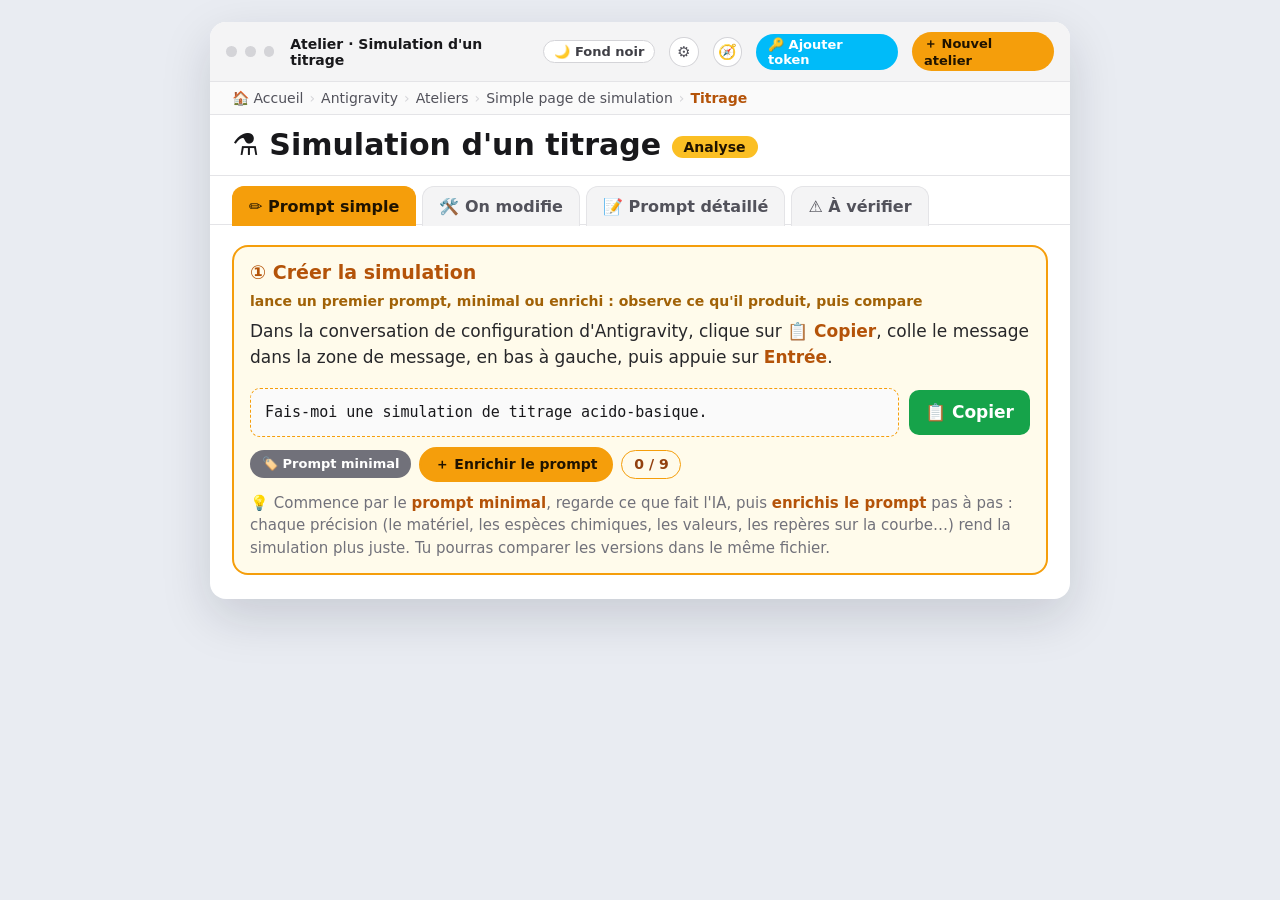
<file: titrage.html>
<!doctype html>
<html lang="fr">
<head>
<meta charset="utf-8">
<meta name="viewport" content="width=device-width, initial-scale=1">
<title>Atelier · Simulation d'un titrage</title>
<link rel="stylesheet" href="style.css?v=79">
<link rel="stylesheet" href="clair.css?v=24" id="theme-clair">
<script src="theme.js?v=1"></script>
</head>
<body>
<div class="fen">
  <header class="haut">
  <div class="barre"><i></i><i></i><i></i><b>Atelier · Simulation d'un titrage</b><a class="icone" href="configurer.html" target="_blank" rel="noopener" data-info="Configurer Antigravity" aria-label="Configurer Antigravity">⚙️</a><a class="icone" href="decouvrir.html?mode=demo&amp;v=6" target="_blank" rel="noopener" data-info="Découvrir Antigravity" aria-label="Découvrir Antigravity">🧭</a><a class="nouvel-atelier" href="ateliers.html?ou=dans#page">＋ Nouvel atelier</a></div>
  <nav class="ariane" aria-label="Fil d'Ariane"><a href="./">🏠 Accueil</a><i class="sep">›</i><a href="antigravity.html">Antigravity</a><i class="sep">›</i><a href="ateliers.html">Ateliers</a><i class="sep">›</i><a href="ateliers.html#page">Simple page de simulation</a><i class="sep">›</i><span aria-current="page">Titrage</span></nav>
    <div class="titre-haut"><h1>⚗️ Simulation d'un titrage <span class="domaine-titre">Analyse</span></h1></div>
    <div class="onglets-haut">
    <div class="onglets" role="tablist">
      <button type="button" role="tab" data-onglet="simple">✏️ Prompt simple</button>
      <button type="button" role="tab" data-onglet="modifier">🛠️ On modifie</button>
      <button type="button" role="tab" data-onglet="detaille">📝 Prompt détaillé</button>
      <button type="button" role="tab" data-onglet="verifier">⚠️ À vérifier</button>
    </div>
    </div>
  </header>
  <div class="corps">

    <section class="panneau" data-panneau="simple">
      <div class="bloc-partie creer">
      <h3 class="partie">① Créer la simulation <small>lance un premier prompt, minimal ou enrichi : observe ce qu'il produit, puis compare</small></h3>
      <p>Dans la conversation de configuration d'Antigravity, clique sur <b class="cle">📋 Copier</b>, colle le message dans la zone de message, en bas à gauche, puis appuie sur <b class="cle">Entrée</b>.</p>
      <div class="phrase"><code class="prompt-plus" data-base="Fais-moi une simulation de titrage acido-basique" data-details="[&quot;une burette au-dessus d&#x27;un bécher&quot;, &quot;un indicateur coloré qui change de couleur&quot;, &quot;l&#x27;affichage du pH&quot;, &quot;la courbe pH = f(V) qui se trace au fur et à mesure que je verse&quot;, &quot;des boutons pour verser et pour recommencer&quot;, &quot;le titrage d&#x27;un acide fort (HCl) par une base forte (NaOH), avec des concentrations et des volumes réglables&quot;, &quot;le volume à l&#x27;équivalence, calculé et repéré sur la courbe&quot;, &quot;le choix de l&#x27;indicateur (phénolphtaléine, bleu de bromothymol, hélianthine), avec sa zone de virage sur la courbe&quot;, &quot;un deuxième cas : un acide faible (acide éthanoïque, pKa = 4,8), avec la demi-équivalence repérée&quot;]">Fais-moi une simulation de titrage acido-basique.</code><button type="button" class="copier" data-allow data-sim="titrage">📋 Copier</button></div>
      <p class="note-nouvelle" hidden>🔀 <b class="cle">Nouvelle version à comparer :</b> change le message (ajoute ou retire des détails), puis copie-le dans la même conversation. Antigravity l'ajoutera <b class="cle">dans le même fichier, dans un nouvel onglet</b> « Version 2 », pour comparer.</p>
      <div class="plus-details"><span class="prompt-tag"></span><button type="button" class="plus-btn">＋ Enrichir le prompt</button><span class="plus-compte"></span><button type="button" class="moins-btn" hidden>－ Retirer le dernier</button><button type="button" class="zero-btn" hidden title="Revenir au prompt minimal">↺ Revenir à zéro</button></div>
      <p class="note plus-aide">💡 Commence par le <b class="cle">prompt minimal</b>, regarde ce que fait l'IA, puis <b class="cle">enrichis le prompt</b> pas à pas : chaque précision (le matériel, les espèces chimiques, les valeurs, les repères sur la courbe…) rend la simulation plus juste. Tu pourras comparer les versions dans le même fichier.</p>
      </div>
      <div class="bloc-partie attendre">
      <h3 class="partie">⚙️ Antigravity travaille <small>il écrit le code de ta simulation</small></h3>
      <div class="wk-travail">
      <p>Cela peut prendre <b class="cle">quelques minutes</b>. <b class="cle">Tant qu'Antigravity affiche « Working »</b> (ou « Reading… », « Editing… »), il travaille : patiente.</p>
      <div class="ecran-wk" aria-hidden="true">
        <span class="wk-working wk-s1">Working</span><span class="wk-working wk-s2">Reading titrage.html ›</span><span class="wk-working wk-s3">Editing titrage.html ›</span>
        <span class="wk-etiquette wk-e1">⏳ Il travaille : patiente</span>
      </div>
      <p class="allow-ligne">🔐 S'il te demande une autorisation (« Allow write access to this path? »), choisis <b class="cle">3 · Yes, and always allow</b>, puis <b class="cle">Submit</b>. <button type="button" class="allow-rejouer allow-popup">🔐 Voir quoi choisir</button></p>
      <div><button type="button" class="fini-btn">✅ Antigravity a fini de travailler</button></div>
      </div>
      <div class="wk-verif" hidden>
      <p class="replie-ligne vue"><span>✓</span> <b>Antigravity a fini de travailler</b> <button type="button" class="fini-retour">‹ revenir en arrière (il travaille encore)</button></p>
      <p>Tu dois voir <b class="cle">l'équivalent de ceci</b> dans Antigravity :</p>
      <div class="ecran-wk wk-fixe" aria-hidden="true">
        <div class="wk-fini"><span class="wk-temps">Worked for 1m ›</span><div class="wk-tip"><b>TIP</b><br>✅ Ta simulation est prête.<br>① Ton code, dans Antigravity : <i>&lt;/&gt;</i> titrage.html</div></div>
      </div>
      <div><button type="button" class="pret">✅ Je confirme : ma simulation est prête</button></div>
      </div>
      </div>
      <div class="bloc-partie voir" hidden>
      <p class="replie-ligne vue voir-ligne"><span>✓</span> <b>Ma simulation est prête</b> <button type="button" class="voir-retour">‹ revenir en arrière (elle n'est pas encore prête)</button></p>
      <div class="voir-nav">
      <h3 class="partie">👀 Voir ta simulation dans ton navigateur</h3>
      <div class="ecran-va" role="img" aria-label="D'abord dans Antigravity : clic sur l'icône de copie à droite de l'adresse file:///… ; puis dans ton navigateur (Chrome, Firefox, Safari, Edge) : clic dans la barre d'adresse, coller, Entrée : la simulation s'affiche">
        <div class="va-scene va-a">
          <div class="va-etiq">① Dans <b>Antigravity</b> : copie l'adresse</div>
          <div class="va-fen va-ag">
            <div class="va-ag-gauche"><p>+ New Conversation</p><p class="va-gris">◷ Automations</p><p class="va-gris">⧉ Customizations</p><p class="va-gris va-petit">Projects</p><p>📁 mes simulations</p><p class="va-sel va-retrait">Simulation titrage</p><p class="va-retrait va-gris">Préparation du projet</p><p class="va-gris va-petit">Conversations</p><p class="va-gris">Configuration…</p></div>
            <div class="va-ag-milieu">
              <div class="va-imp"><b>IMPORTANT</b> 🧪 Atelier « Simulation titrage » · <u>atelier2.rasf.fr/titrage.html#simple</u></div>
              <div class="va-moi">Fais-moi une simulation…</div>
              <div class="va-tip"><b>TIP</b> ✅ Ta simulation est prête.</div>
              <p class="va-ligne">② Le rendu de ton code, dans ton navigateur…</p>
              <div class="va-code"><div class="va-code-tete"><span>text</span><span class="va-icones">@ <span class="va-copie">⧉</span><span class="va-ok">✓</span></span></div><div class="va-url">file:///Users/…/mes%20simulations/titrage.html</div></div>
              <span class="va-copie-bulle">Copié !</span>
            </div>
            <div class="va-ag-droite"><div class="va-ag-adresse">atelier2.rasf.fr/titrage.html#simple</div><div class="va-ag-page"><b>⚗️ Simulation d'un titrage</b><i class="va-dom">Analyse</i><span class="va-mini o"></span><span class="va-mini b"></span><span class="va-mini b court"></span></div></div>
          </div>
        </div>
        <div class="va-scene va-d">
          <div class="va-etiq">② Ouvre <b>ton navigateur</b> (Chrome, Firefox, Safari, Edge)</div>
          <div class="va-dock"><span class="va-app va-app-chrome"><i class="va-ico ico-chrome"></i>Chrome</span><span class="va-app va-app-firefox"><i class="va-ico ico-firefox"></i>Firefox</span></div>
        </div>
        <div class="va-scene va-b">
          <div class="va-etiq">③ Dans <b>ton navigateur</b> : colle l'adresse</div>
          <div class="va-fen va-nav">
            <div class="va-onglets"><i></i><i></i><i></i><span class="va-onglet"><span class="va-titre-onglet">Nouvel onglet</span><span class="va-titre-sim">titrage.html</span> ×</span><span class="va-plus">+</span><span class="va-logo"></span></div>
            <div class="va-barre-nav"><span>←</span><span>→</span><span>↻</span><div class="va-adresse"><span class="va-vide">🔍 Rechercher ou saisir une adresse</span><span class="va-tape">file:///Users/…/mes%20simulations/titrage.html</span></div></div>
            <div class="va-accueil"><span class="va-recherche">🔍</span></div>
            <div class="va-page"><b>⚗️ Titrage</b><svg viewBox="0 0 120 50" aria-hidden="true"><path d="M5 45 C40 44 50 40 58 25 C62 12 75 8 115 6" fill="none" stroke="#2563eb" stroke-width="3"/></svg></div>
            <span class="va-badge va-cmdv">Cmd + V</span><span class="va-badge va-entree">Entrée ↵</span>
          </div>
        </div>
        <svg class="souris" viewBox="0 0 14 21" width="22" height="33" aria-hidden="true"><path d="M0 0 L0 17 L4.5 13 L8 20 L11 18.5 L7.5 12 L13 12 Z" fill="#fff" stroke="#000" stroke-width="1.3"/></svg>
      </div>
      <ol class="va-etapes">
        <li>Dans la réponse d'Antigravity, clique sur <b class="cle">l'icône de copie ⧉</b>, à droite de l'adresse <b class="cle">file:///…</b></li>
        <li>Ouvre <b class="cle">ton navigateur habituel</b> (Chrome, Firefox, Safari, Edge), en dehors d'Antigravity, clique dans <b class="cle">la barre d'adresse</b>, colle (<b class="cle">Cmd + V</b> sur Mac, <b class="cle">Ctrl + V</b> sur Windows), puis <b class="cle">Entrée</b> : ta simulation s'affiche.</li>
        <li>Après chaque modification, <b class="cle">recharge la page</b> (<b class="cle">Cmd + R</b> ou <b class="cle">F5</b>).</li>
      </ol>
      <div><button type="button" class="pret vu-btn">✅ J'ai visualisé ma simulation</button></div>
      </div>
      <p class="replie-ligne voir-vu-ligne"><span>✓</span> <b>J'ai visualisé ma simulation</b> <button type="button" class="vu-retour">‹ revenir en arrière</button></p>
      <div class="voir-suite" hidden>
      <h3 class="partie">② Discutons ensemble des résultats obtenus</h3>
      <div class="discuter-boutons"><button type="button" class="aller-onglet" data-aller="modifier">🛠️ On modifie la simulation ›</button><button type="button" class="nouvelle-version">🔀 Créer une nouvelle version à comparer</button></div>
      </div>
      </div>
    </section>

    <section class="panneau" data-panneau="detaille" hidden>
      <div class="bloc-partie creer">
      <h3 class="partie">① Créer la simulation <small>un prompt très précis, à comparer avec ce que donne un prompt minimal</small></h3>
      <p class="note-version">🔀 <b class="cle">Tu as déjà fait le prompt simple ?</b> Colle ces messages dans la même conversation : Antigravity en fera <b class="cle">une version 2 dans le même fichier</b> (le message ② en fera une version 3, le ③ l'enrichira), avec des onglets en haut de la page pour comparer les deux. Ensuite, pour chaque modification, il te demandera à quelle(s) version(s) l'appliquer.</p>
      <p>Les trois messages l'un après l'autre, <b class="cle">dans la même conversation</b> : clique sur <b class="cle">📋 Copier</b>, colle, puis <b class="cle">Entrée</b>. Attends la fin de chaque réponse, et ouvre la page pour voir le résultat avant de passer au message suivant.</p>
      <p class="etiquette-prompt">① L'avancement d'une réaction</p>
      <div class="phrase"><code>Bonjour, je souhaiterais que tu m'aides à concevoir une simulation en HTML (un seul fichier .html, pas de Python), que je puisse facilement partager à mes collègues.

Cette simulation modélise une réaction chimique et détermine son état final. Notation : aA + bB → cC + dD.
A et B sont les réactifs, C et D les produits. Les coefficients stœchiométriques a, b, c et d sont des grandeurs d'entrée, modifiables facilement.

On entre ensuite les quantités de matière initiales nA,0, nB,0, nC,0 et nD,0 (en mol ; l'indice 0 signifie « initial »).

Le programme calcule xa = nA,0/a et xb = nB,0/b, puis l'avancement final Xf = min(xa, xb), qui désigne le réactif limitant :
- si Xf = xa, le réactif limitant est A ;
- si Xf = xb, le réactif limitant est B ;
- si xa = xb, le mélange est stœchiométrique : A et B sont limitants tous les deux.

Pour tout avancement X compris entre 0 et Xf, le programme calcule :
nA = nA,0 − a·X ;
nB = nB,0 − b·X ;
nC = nC,0 + c·X ;
nD = nD,0 + d·X.

La page affiche un diagramme en barres : en abscisse les 4 espèces A, B, C et D, en ordonnée leurs quantités de matière. On fait varier X entre 0 et Xf avec un curseur et avec une saisie au clavier ; le diagramme se met à jour aussitôt (les barres des réactifs baissent, celles des produits montent, jusqu'à la disparition du réactif limitant).

La page affiche aussi l'équation de la réaction, les quantités de matière initiales, l'avancement final Xf et le réactif limitant. Merci !</code><button type="button" class="copier" data-allow data-sim="titrage">📋 Copier</button></div>
      <p class="etiquette-prompt">② Le titrage : quantités de matière et courbe de pH</p>
      <div class="phrase"><code>Merci. Génère maintenant un nouveau code, similaire au précédent, qui illustre un titrage acido-basique.

L'espèce A est l'espèce titrée (dans le bécher), B l'espèce titrante (dans la burette). On n'entre plus l'avancement X mais le volume versé VB (en mL), avec un curseur et une saisie, de 0 à 2·Veq, pour voir aussi ce qui se passe après l'équivalence.

Données d'entrée : cA (mol/L), VA (mL), cB (mol/L), et les coefficients a et b.
À l'état initial : nA,0 = cA·VA (en mmol) et nB,0 = nC,0 = nD,0 = 0 (B est encore dans la burette).
Volume à l'équivalence : Veq = cA·VA·b/(a·cB) (en mL).

Avant l'équivalence (0 ≤ VB ≤ Veq), B est limitant : X = cB·VB/b, nA = nA,0 − a·X, nB = 0, nC = c·X et nD = d·X. À l'équivalence, nA = nB = 0.
Après l'équivalence (VB &gt; Veq), A a disparu et B s'accumule : nA = 0, nB = cB·(VB − Veq), nC = c·Xeq et nD = d·Xeq, avec Xeq = cB·Veq/b.

Garde le diagramme en barres des quantités de matière, et ajoute à côté la courbe pH = f(VB), tracée de 0 à 2·Veq, avec un point qui suit le volume choisi et une ligne verticale à Veq. Pour cette courbe, on se limite à a = b = 1 (25 °C, pKe = 14), en tenant compte de la dilution (volume total VA + VB) :
- acide fort titré par une base forte : avant l'équivalence [H3O+] = (cA·VA − cB·VB)/(VA + VB) ; à l'équivalence pH = 7 ; après, [HO−] = (cB·VB − cA·VA)/(VA + VB) et pH = 14 + log[HO−] ;
- acide faible (pKa modifiable, par exemple 4,8 pour l'acide éthanoïque) titré par une base forte : à VB = 0, pH = ½(pKa − log cA) ; entre les deux, pH = pKa + log(VB/(Veq − VB)) ; à l'équivalence, pH = 7 + ½pKa + ½log(cA·VA/(VA + Veq)) ; après, comme pour l'acide fort.
Un menu permet de choisir le type d'acide.

La page affiche l'équation de la réaction, cA, VA, cB, Veq, le pH et les quantités de matière pour le volume choisi. Merci !</code><button type="button" class="copier" data-allow>📋 Copier</button></div>
      <p class="etiquette-prompt">③ L'exploitation de mesures (copier-coller depuis Excel ou fichier CSV)</p>
      <div class="phrase"><code>Merci, parfait pour prévoir le volume à l'équivalence ! Maintenant, j'aimerais que tu ajoutes un onglet « Mes mesures » pour exploiter un vrai titrage.

On y colle ses mesures copiées depuis Excel (deux colonnes), ou on charge un fichier CSV (séparateur « ; » ou « , », virgule décimale acceptée), sans aucune bibliothèque externe. La page reconnaît d'après les en-têtes la colonne du volume V (mL) et celle de la grandeur mesurée (pH, ou potentiel E en mV), et on peut corriger ce choix avec deux menus.

Elle trace alors la grandeur mesurée en fonction de V, et propose trois exploitations, chacune avec le Veq trouvé :
- la dérivée première dpH/dV : Veq au maximum du pic ;
- la dérivée seconde : Veq là où elle s'annule en changeant de signe ;
- la méthode des tangentes parallèles : deux tangentes à placer avec des curseurs, la parallèle à égale distance, et Veq à son intersection avec la courbe.

Compare ces Veq entre eux et avec le Veq théorique de l'onglet de simulation, et ajoute un bouton qui télécharge un exemple de fichier CSV pour tester. Merci !</code><button type="button" class="copier" data-allow>📋 Copier</button></div>
      <p class="note">💡 Sois patient : chaque réponse peut prendre plusieurs minutes.</p>
      </div>
      <div class="bloc-partie attendre">
      <h3 class="partie">⚙️ Antigravity travaille <small>il écrit le code de ta simulation</small></h3>
      <div class="wk-travail">
      <p>Cela peut prendre <b class="cle">quelques minutes</b>. <b class="cle">Tant qu'Antigravity affiche « Working »</b> (ou « Reading… », « Editing… »), il travaille : patiente.</p>
      <div class="ecran-wk" aria-hidden="true">
        <span class="wk-working wk-s1">Working</span><span class="wk-working wk-s2">Reading titrage.html ›</span><span class="wk-working wk-s3">Editing titrage.html ›</span>
        <span class="wk-etiquette wk-e1">⏳ Il travaille : patiente</span>
      </div>
      <p class="allow-ligne">🔐 S'il te demande une autorisation (« Allow write access to this path? »), choisis <b class="cle">3 · Yes, and always allow</b>, puis <b class="cle">Submit</b>. <button type="button" class="allow-rejouer allow-popup">🔐 Voir quoi choisir</button></p>
      <div><button type="button" class="fini-btn">✅ Antigravity a fini de travailler</button></div>
      </div>
      <div class="wk-verif" hidden>
      <p class="replie-ligne vue"><span>✓</span> <b>Antigravity a fini de travailler</b> <button type="button" class="fini-retour">‹ revenir en arrière (il travaille encore)</button></p>
      <p>Tu dois voir <b class="cle">l'équivalent de ceci</b> dans Antigravity :</p>
      <div class="ecran-wk wk-fixe" aria-hidden="true">
        <div class="wk-fini"><span class="wk-temps">Worked for 1m ›</span><div class="wk-tip"><b>TIP</b><br>✅ Ta simulation est prête.<br>① Ton code, dans Antigravity : <i>&lt;/&gt;</i> titrage.html</div></div>
      </div>
      <div><button type="button" class="pret">✅ Je confirme : ma simulation est prête</button></div>
      </div>
      </div>
      <div class="bloc-partie voir" hidden>
      <p class="replie-ligne vue voir-ligne"><span>✓</span> <b>Ma simulation est prête</b> <button type="button" class="voir-retour">‹ revenir en arrière (elle n'est pas encore prête)</button></p>
      <div class="voir-nav">
      <h3 class="partie">👀 Voir ta simulation dans ton navigateur</h3>
      <div class="ecran-va" role="img" aria-label="D'abord dans Antigravity : clic sur l'icône de copie à droite de l'adresse file:///… ; puis dans ton navigateur (Chrome, Firefox, Safari, Edge) : clic dans la barre d'adresse, coller, Entrée : la simulation s'affiche">
        <div class="va-scene va-a">
          <div class="va-etiq">① Dans <b>Antigravity</b> : copie l'adresse</div>
          <div class="va-fen va-ag">
            <div class="va-ag-gauche"><p>+ New Conversation</p><p class="va-gris">◷ Automations</p><p class="va-gris">⧉ Customizations</p><p class="va-gris va-petit">Projects</p><p>📁 mes simulations</p><p class="va-sel va-retrait">Simulation titrage</p><p class="va-retrait va-gris">Préparation du projet</p><p class="va-gris va-petit">Conversations</p><p class="va-gris">Configuration…</p></div>
            <div class="va-ag-milieu">
              <div class="va-imp"><b>IMPORTANT</b> 🧪 Atelier « Simulation titrage » · <u>atelier2.rasf.fr/titrage.html#simple</u></div>
              <div class="va-moi">Fais-moi une simulation…</div>
              <div class="va-tip"><b>TIP</b> ✅ Ta simulation est prête.</div>
              <p class="va-ligne">② Le rendu de ton code, dans ton navigateur…</p>
              <div class="va-code"><div class="va-code-tete"><span>text</span><span class="va-icones">@ <span class="va-copie">⧉</span><span class="va-ok">✓</span></span></div><div class="va-url">file:///Users/…/mes%20simulations/titrage.html</div></div>
              <span class="va-copie-bulle">Copié !</span>
            </div>
            <div class="va-ag-droite"><div class="va-ag-adresse">atelier2.rasf.fr/titrage.html#simple</div><div class="va-ag-page"><b>⚗️ Simulation d'un titrage</b><i class="va-dom">Analyse</i><span class="va-mini o"></span><span class="va-mini b"></span><span class="va-mini b court"></span></div></div>
          </div>
        </div>
        <div class="va-scene va-d">
          <div class="va-etiq">② Ouvre <b>ton navigateur</b> (Chrome, Firefox, Safari, Edge)</div>
          <div class="va-dock"><span class="va-app va-app-chrome"><i class="va-ico ico-chrome"></i>Chrome</span><span class="va-app va-app-firefox"><i class="va-ico ico-firefox"></i>Firefox</span></div>
        </div>
        <div class="va-scene va-b">
          <div class="va-etiq">③ Dans <b>ton navigateur</b> : colle l'adresse</div>
          <div class="va-fen va-nav">
            <div class="va-onglets"><i></i><i></i><i></i><span class="va-onglet"><span class="va-titre-onglet">Nouvel onglet</span><span class="va-titre-sim">titrage.html</span> ×</span><span class="va-plus">+</span><span class="va-logo"></span></div>
            <div class="va-barre-nav"><span>←</span><span>→</span><span>↻</span><div class="va-adresse"><span class="va-vide">🔍 Rechercher ou saisir une adresse</span><span class="va-tape">file:///Users/…/mes%20simulations/titrage.html</span></div></div>
            <div class="va-accueil"><span class="va-recherche">🔍</span></div>
            <div class="va-page"><b>⚗️ Titrage</b><svg viewBox="0 0 120 50" aria-hidden="true"><path d="M5 45 C40 44 50 40 58 25 C62 12 75 8 115 6" fill="none" stroke="#2563eb" stroke-width="3"/></svg></div>
            <span class="va-badge va-cmdv">Cmd + V</span><span class="va-badge va-entree">Entrée ↵</span>
          </div>
        </div>
        <svg class="souris" viewBox="0 0 14 21" width="22" height="33" aria-hidden="true"><path d="M0 0 L0 17 L4.5 13 L8 20 L11 18.5 L7.5 12 L13 12 Z" fill="#fff" stroke="#000" stroke-width="1.3"/></svg>
      </div>
      <ol class="va-etapes">
        <li>Dans la réponse d'Antigravity, clique sur <b class="cle">l'icône de copie ⧉</b>, à droite de l'adresse <b class="cle">file:///…</b></li>
        <li>Ouvre <b class="cle">ton navigateur habituel</b> (Chrome, Firefox, Safari, Edge), en dehors d'Antigravity, clique dans <b class="cle">la barre d'adresse</b>, colle (<b class="cle">Cmd + V</b> sur Mac, <b class="cle">Ctrl + V</b> sur Windows), puis <b class="cle">Entrée</b> : ta simulation s'affiche.</li>
        <li>Après chaque modification, <b class="cle">recharge la page</b> (<b class="cle">Cmd + R</b> ou <b class="cle">F5</b>).</li>
      </ol>
      <div><button type="button" class="pret vu-btn">✅ J'ai visualisé ma simulation</button></div>
      </div>
      <p class="replie-ligne voir-vu-ligne"><span>✓</span> <b>J'ai visualisé ma simulation</b> <button type="button" class="vu-retour">‹ revenir en arrière</button></p>
      <div class="voir-suite" hidden>
      <h3 class="partie">② Discutons ensemble des résultats obtenus</h3>
      <div class="discuter-boutons"><button type="button" class="aller-onglet" data-aller="modifier">🛠️ On modifie la simulation ›</button><button type="button" class="nouvelle-version">🔀 Créer une nouvelle version à comparer</button></div>
      </div>
      </div>
    </section>

    <section class="panneau" data-panneau="modifier" hidden>
      <p>Demande des changements à l'IA, dans la même conversation. Quelques idées, à copier ou à écrire avec tes mots :</p>
      <ul class="idees">
        <li><div class="phrase"><code>Ajoute un curseur pour faire varier le volume versé VB, en plus de la saisie.</code><button type="button" class="copier" data-coche>📋 Copier</button></div></li>
        <li><div class="phrase"><code>Affiche sous le graphique un tableau d'avancement : état initial, état intermédiaire, état final.</code><button type="button" class="copier" data-coche>📋 Copier</button></div></li>
        <li><div class="phrase"><code>Ajoute un exemple prêt à l'emploi : le dosage des ions fer(II) par les ions permanganate (5 Fe²⁺ + MnO₄⁻ + 8 H⁺ → 5 Fe³⁺ + Mn²⁺ + 4 H₂O).</code><button type="button" class="copier" data-coche>📋 Copier</button></div></li>
        <li><div class="phrase"><code>Ajoute un bouton pour télécharger le graphique en image.</code><button type="button" class="copier" data-coche>📋 Copier</button></div></li>
      </ul>
      <p class="note">💡 Après chaque modification, <b class="cle">recharge la page</b> dans ton navigateur (<b class="os os-mac">Cmd + R</b><b class="os os-win">F5</b><b class="os os-linux">F5</b>).</p>
    </section>

    <section class="panneau" data-panneau="verifier" hidden>
      <p>L'IA se trompe parfois en chimie. Contrôle au moins ces points avant d'utiliser ta simulation en cours :</p>
      <div class="verifier">
          <p>⚠️ <b>Les erreurs fréquentes de l'IA</b></p>
          <ul>
            <li><b>L'avancement final</b> : X<sub>f</sub> = min(n<sub>A,0</sub>/a ; n<sub>B,0</sub>/b), et le bon réactif limitant.</li>
            <li><b>À X = X<sub>f</sub></b> : la quantité du réactif limitant vaut exactement 0, jamais une valeur négative.</li>
            <li><b>Le volume équivalent</b> : V<sub>eq</sub> = b·c<sub>A</sub>·V<sub>A</sub> / (a·c<sub>B</sub>), avec les coefficients au bon endroit.</li>
            <li><b>Après l'équivalence</b> : n<sub>A</sub> = 0, n<sub>B</sub> = c<sub>B</sub>·(V<sub>B</sub> − V<sub>eq</sub>), et les produits ne bougent plus.</li>
            <li><b>Les unités</b> : des mmol avec des mL et des mol/L.</li>
            <li><b>Si la page calcule un pH</b> : 7 à l'équivalence pour un acide fort par une base forte, plus de 7 pour un acide faible ; pH = pKa à la demi-équivalence.</li>
            <li><b>L'exploitation</b> : l'équivalence est au maximum de la dérivée première (et là où la dérivée seconde s'annule).</li>
          </ul>
          <p class="note">💡 Une erreur trouvée ? Décris-la à l'IA avec tes mots : « Après l'équivalence, nA devrait rester à 0, corrige le calcul. »</p>
        </div>
    </section>
  </div>
</div>

<template id="tpl-allow">
  <p class="allow-titre">🔐 <b class="cle">Dans quelques instants</b>, une fenêtre en anglais va apparaître dans Antigravity, au-dessus de la zone de message : « Allow write access to this path? ». <b class="cle">À chaque fois</b>, choisis <b class="cle">3 · Yes, and always allow</b>, puis <b class="cle">Submit</b> :</p>
  <div class="cadre-allow">
    <div class="scene-allow" role="img" aria-label="La fenêtre « Allow write access to this path? » : on clique sur le choix 3, Yes, and always allow, puis sur Submit">
      <div class="dlg">
        <div class="t">📄 Allow write access to this path?</div>
        <div class="cmd">/Users/…/Desktop/simulation-titrage/simulation-titrage.html</div>
        <div class="opt o1"><i>1</i>Yes, allow this time</div>
        <div class="opt"><i>2</i>Yes, and always allow in this conversation</div>
        <div class="opt o3"><i>3</i>Yes, and always allow</div>
        <div class="opt o4"><i>4</i>No <em>(tell the agent what to do instead)</em></div>
        <span class="skip">Skip</span><span class="sub">Submit ↵</span>
      </div>
      <div class="bulle">👆 puis Submit</div>
      <div class="ok">✅ Le fichier s'écrit</div>
      <svg class="souris" viewBox="0 0 14 21" width="22" height="33" aria-hidden="true"><path d="M0 0 L0 17 L4.5 13 L8 20 L11 18.5 L7.5 12 L13 12 Z" fill="#fff" stroke="#000" stroke-width="1.3"/></svg>
    </div>
  </div>
</template>

<div class="bande" id="bande" role="note" hidden><span class="bfleche" aria-hidden="true">⬅</span>
  <span><b>Colle le message dans Antigravity</b> <em>dans la zone de message, en bas à gauche</em><span class="quoi">👉 <span class="os os-mac">Cmd + V</span><span class="os os-win">Ctrl + V</span><span class="os os-linux">Ctrl + V</span>, puis Entrée.</span></span>
  <button type="button" class="bande-x" aria-label="Fermer">×</button></div>
<script src="copier.js?v=14"></script>
<script src="token.js?v=4"></script>
<script>
// Les onglets ; l'onglet ouvert reste dans l'adresse (#simple, #detaille…) pour survivre au rechargement
const ongl = [...document.querySelectorAll("[data-onglet]")];
function ouvrir(id) {
  if (!ongl.some((b) => b.dataset.onglet === id)) id = "simple";
  ongl.forEach((b) => b.setAttribute("aria-selected", String(b.dataset.onglet === id)));
  document.querySelectorAll("[data-panneau]").forEach((p) => { p.hidden = p.dataset.panneau !== id; });
  history.replaceState(null, "", "#" + id);
}
ongl.forEach((b) => b.addEventListener("click", () => ouvrir(b.dataset.onglet)));
// « On modifie la simulation » : passe à l'onglet On modifie, en haut de page
document.querySelectorAll("[data-aller]").forEach((b) => b.addEventListener("click", () => { ouvrir(b.dataset.aller); window.scrollTo({ top: 0, behavior: "smooth" }); }));
ouvrir(location.hash.slice(1));
// Les cadres sous « Créer » : rien avant la copie ; « Patiente » après Copier ; « Discutons… » après « Ma simulation est prête »
// L'étape (vide, "attente", "pret") est gardée dans le navigateur pour survivre au rechargement
function etat(panneau, etape) {
  panneau.querySelector(".bloc-partie.attendre").hidden = etape !== "attente" && etape !== "fini";
  // « Antigravity a fini de travailler » : on montre ce qu'il doit afficher, puis « Je confirme »
  panneau.querySelector(".wk-travail").hidden = etape === "fini";
  panneau.querySelector(".wk-verif").hidden = etape !== "fini";
  if (etape === "attente") panneau.querySelectorAll(".ecran-wk *").forEach((el) => el.getAnimations().forEach((x) => { x.currentTime = 0; }));   // « Working » repart du début
  panneau.querySelector(".bloc-partie.voir").hidden = etape !== "pret" && etape !== "vu";
  // « J'ai visualisé ma simulation » : « Voir » se replie en une ligne verte, « Discutons » apparaît
  panneau.querySelector(".voir-nav").hidden = etape === "vu";
  panneau.querySelector(".voir-vu-ligne").classList.toggle("vue", etape === "vu");
  panneau.querySelector(".voir-suite").hidden = etape !== "vu";
  try { localStorage.setItem("atelier.titrage.etape." + panneau.dataset.panneau, etape); } catch {}
}
document.querySelectorAll("[data-panneau]").forEach((p) => {
  if (!p.querySelector(".bloc-partie.attendre")) return;
  // « Créer une nouvelle version à comparer » : on revient au message de départ, déplié, pour en faire un autre
  p.querySelector(".nouvelle-version")?.addEventListener("click", () => {
    etat(p, "");
    const creer = p.querySelector(".bloc-partie.creer");
    creer.classList.remove("replie"); creer.querySelectorAll(".phrase.replie").forEach((x) => x.classList.remove("replie"));
    creer.querySelectorAll(".replie-ligne").forEach((x) => x.classList.remove("vue"));
    const note = creer.querySelector(".note-nouvelle"); if (note) note.hidden = false;
    window.scrollTo({ top: 0, behavior: "smooth" });
  });
  p.querySelector(".fini-btn").addEventListener("click", () => etat(p, "fini"));
  p.querySelector(".fini-retour").addEventListener("click", () => etat(p, "attente"));   // cliqué par erreur : on revient à « il travaille »
  p.querySelector(".vu-btn").addEventListener("click", () => { etat(p, "vu"); p.querySelector(".voir-suite").scrollIntoView({ behavior: "smooth", block: "nearest" }); });
  p.querySelector(".vu-retour").addEventListener("click", () => etat(p, "pret"));   // revenir en arrière : on revoit « Voir ta simulation »
  p.querySelector(".voir-retour").addEventListener("click", () => { etat(p, "attente"); p.querySelector(".bloc-partie.attendre").scrollIntoView({ behavior: "smooth", block: "nearest" }); });   // « revenir en arrière » : on repatiente
  p.querySelector("button.pret").addEventListener("click", () => { etat(p, "pret"); p.querySelector(".bloc-partie.voir").scrollIntoView({ behavior: "smooth", block: "nearest" }); });
  // un nouveau message : rien pendant les 10 s du bandeau jaune, puis « Patiente » (avec l'animation « Allow » dedans)
  p.querySelectorAll("button.copier").forEach((b) => {
    b.addEventListener("click", () => etat(p, ""));
    b.addEventListener("apres-bande", () => { etat(p, "attente"); p.querySelector(".bloc-partie.attendre").scrollIntoView({ behavior: "smooth", block: "nearest" }); });
  });
  let etape = ""; try { etape = localStorage.getItem("atelier.titrage.etape." + p.dataset.panneau) || ""; } catch {}
  etat(p, etape);
  // cohérence : le prompt simple n'a qu'un message ; s'il n'a pas été copié, on repart de zéro
  let copieSimple = false; try { copieSimple = localStorage.getItem("atelier." + (location.pathname.split("/").pop().replace(".html", "") || "page") + ".copie.0") === "1"; } catch {}
  if (p.dataset.panneau === "simple" && etape && !copieSimple) etat(p, "");
});
// Après Copier, le message se replie en une ligne « ✓ Message copié » (gardé dans le navigateur).
// Un seul message dans le cadre ① : tout le cadre se replie ; plusieurs (prompt détaillé) : ce message seulement.
const PAGE = location.pathname.split("/").pop().replace(".html", "") || "page";
document.querySelectorAll("[data-panneau] .bloc-partie.creer .phrase").forEach((ph, i) => {
  const b = ph.querySelector("button.copier");
  if (!b) return;
  const bloc = ph.closest(".bloc-partie.creer");
  const unique = bloc.querySelectorAll(".phrase").length === 1;
  const cible = unique ? bloc : ph;
  const ligne = document.createElement("p");
  ligne.className = "replie-ligne";
  ligne.innerHTML = '<span>✓</span> <b>Message copié</b> <button type="button">voir le message ou le recopier</button>';
  if (unique) bloc.querySelector("h3").after(ligne); else ph.before(ligne);
  const cle = "atelier." + PAGE + ".copie." + i;
  const replier = (oui) => { cible.classList.toggle("replie", oui); ligne.classList.toggle("vue", oui); try { localStorage.setItem(cle, oui ? "1" : ""); } catch {} };
  ligne.querySelector("button").addEventListener("click", () => replier(false));
  b.addEventListener("click", () => setTimeout(() => replier(true), 700));
  let r = false; try { r = localStorage.getItem(cle) === "1"; } catch {}
  replier(r);
});
// « Voir ta simulation » : à chaque tour, l'animation ouvre Chrome ou Firefox, au hasard
document.querySelectorAll(".ecran-va").forEach((e) => {
  const tirer = () => { e.dataset.nav = Math.random() < 0.5 ? "chrome" : "firefox"; };
  tirer();
  e.addEventListener("animationiteration", (ev) => { if (ev.target.classList.contains("va-a")) tirer(); });
});
// Le système de l'ordinateur (Mac, Windows, Linux), comme sur la page Antigravity
let os = null; try { os = localStorage.getItem("atelier.os"); } catch {}
document.body.dataset.os = os || (/Windows/i.test(navigator.userAgent) ? "win" : /Mac/i.test(navigator.userAgent) ? "mac" : "linux");
</script>
</body>
</html>
</file>
<file: style.css>
html { background:#e9ecf2; }
body { margin:0; padding:22px 14px 40px; font-family:'Nunito',system-ui,-apple-system,'Segoe UI',sans-serif; color:#e4e4e7; display:flex; justify-content:center; }
.fen { width:min(860px,100%); background:#0b0b0f; border-radius:16px; overflow:clip; box-shadow:0 18px 50px rgba(15,23,42,.35); }
.barre { display:flex; align-items:center; gap:8px; padding:10px 16px; background:#18181b; border-bottom:1px solid #27272a; }
.barre i { width:11px; height:11px; border-radius:50%; background:#3f3f46; }
.barre b { margin-left:8px; color:#fff; font-size:14px; }
.barre a { margin-left:auto; color:#a1a1aa; font-size:13px; text-decoration:none; }
.corps { padding:20px 22px 24px; display:grid; gap:16px; font-size:17px; line-height:1.5; }
.corps > * { min-width:0; }
h1 { margin:0; font:800 clamp(22px,3.4vw,30px)/1.2 'Outfit',system-ui,sans-serif; color:#fff; }
.question { margin:0; font-size:19px; font-weight:800; color:#fde68a; }
b.cle { color:#fde68a; }
.tuiles { display:grid; grid-template-columns:repeat(auto-fill,minmax(150px,1fr)); gap:12px; }
.tuile { all:unset; box-sizing:border-box; display:flex; flex-direction:column; align-items:center; justify-content:center; gap:10px; min-height:150px; padding:16px 10px; border-radius:16px; text-align:center; font-weight:800; font-size:17px; color:#fff; background:#18181b; border:2px solid #3f3f46; }
.tuile img { width:56px; height:56px; object-fit:contain; }
.tuile em { font-style:normal; font-weight:600; font-size:13px; color:#a1a1aa; }
a.tuile, button.tuile:not([disabled]) { cursor:pointer; border-color:#f59e0b; background:#1f1a10; box-shadow:0 0 0 4px rgba(245,158,11,.18); }
a.tuile:hover, button.tuile:not([disabled]):hover { background:#2a2110; transform:translateY(-2px); }
.tuile[aria-disabled="true"], .tuile[disabled] { opacity:.45; cursor:not-allowed; filter:grayscale(.6); }
.tuile .ico { font-size:44px; line-height:1; }
ol.etapes { list-style:none; margin:0; padding:0; display:grid; gap:14px; counter-reset:n; }
ol.etapes > li { min-width:0; counter-increment:n; border:2px solid #f59e0b; background:#1f1a10; border-radius:14px; padding:14px 16px 14px 60px; position:relative; }
ol.etapes > li::before { content:counter(n); position:absolute; left:14px; top:14px; width:32px; height:32px; border-radius:50%; background:#f59e0b; color:#1f1300; font-weight:800; display:grid; place-items:center; }
.phrase { display:flex; gap:10px; align-items:center; flex-wrap:wrap; margin-top:8px; }
.phrase code { flex:1; min-width:240px; background:#0b0b0f; border:1px dashed #f59e0b; border-radius:10px; padding:12px 14px; font-family:Menlo,Consolas,monospace; font-size:15px; color:#fff; white-space:pre-wrap; }
.copier { all:unset; cursor:pointer; background:#16a34a; color:#fff; font-weight:800; border-radius:10px; padding:10px 16px; }
.note { margin:8px 0 0; color:#a1a1aa; font-size:15px; }
.tuile[aria-pressed="true"] { background:#3a2a08; box-shadow:0 0 0 5px rgba(245,158,11,.4); }
a.copier { text-decoration:none; }
.tuiles.quatre { grid-template-columns:repeat(auto-fill,minmax(150px,1fr)); }
button.tuile { cursor:pointer; }
.tuile:not(.vedette):not([aria-pressed="true"]) { border-color:#3f3f46; background:#18181b; box-shadow:none; }
.tuile .clic { color:#fde68a; font-size:14px; animation:clic 1.4s ease-in-out infinite; }
@keyframes clic { 50% { transform:translateY(-3px); } }
.info { border:2px solid #f59e0b; background:#1f1a10; border-radius:14px; padding:14px 18px; }
.info h2 { margin:0 0 6px; font:800 20px 'Outfit',system-ui,sans-serif; color:#fff; }
.info p, .info ul { margin:6px 0; }
.suite { display:flex; justify-content:flex-end; margin-top:10px; }
.suivant { background:#f59e0b; color:#1f1300; font-weight:800; font-size:17px; text-decoration:none; border-radius:10px; padding:10px 20px; }
.suivant:hover { background:#fbbf24; }

/* Les cartes de choix (page Antigravity) */
.choix { display:grid; grid-template-columns:repeat(auto-fit,minmax(220px,1fr)); gap:12px; }
.carte { all:unset; box-sizing:border-box; position:relative; display:flex; align-items:center; gap:14px; padding:16px 16px 16px 18px; border-radius:16px; background:linear-gradient(180deg,#1c1c22,#141418); border:1px solid #3f3f46; cursor:pointer; transition:transform .15s, border-color .15s, box-shadow .15s; }
.carte:hover:not([disabled]) { transform:translateY(-2px); border-color:#f59e0b; box-shadow:0 8px 24px rgba(0,0,0,.4); }
.carte[aria-pressed="true"] { border:2px solid #f59e0b; background:linear-gradient(180deg,#2a2110,#1a150b); box-shadow:0 0 0 4px rgba(245,158,11,.18); }
.carte[disabled] { cursor:not-allowed; opacity:.45; }
.carte .num { position:absolute; top:8px; right:12px; font:800 13px 'Outfit',system-ui,sans-serif; color:#71717a; }
.carte .rond { flex:none; width:48px; height:48px; border-radius:14px; display:grid; place-items:center; background:rgba(245,158,11,.14); color:#fbbf24; }
.carte[aria-pressed="true"] .rond { background:#f59e0b; color:#1f1300; }
.carte .rond svg { width:26px; height:26px; }
.carte .txt { display:grid; gap:2px; }
.carte .txt b { color:#fff; font-size:17px; font-weight:800; line-height:1.25; }
.carte .txt small { color:#a1a1aa; font-size:13.5px; line-height:1.3; }

/* Le texte selon l'ordinateur (Mac, Windows, Linux) */
.os { display:none; }
body[data-os="mac"] .os-mac, body[data-os="win"] .os-win, body[data-os="linux"] .os-linux { display:inline; }
.lien-os { all:unset; cursor:pointer; color:#a1a1aa; text-decoration:underline; text-underline-offset:3px; }
.lien-os[aria-pressed="true"] { color:#fde68a; font-weight:800; text-decoration:none; }

/* Fil d'Ariane */
.ariane { display:flex; flex-wrap:wrap; align-items:center; gap:6px; padding:8px 22px; background:#111114; border-bottom:1px solid #27272a; font-size:14px; color:#71717a; }
.ariane a { color:#a1a1aa; text-decoration:none; } .ariane a:hover { color:#fde68a; text-decoration:underline; }
.ariane span[aria-current] { color:#fde68a; font-weight:800; }
.ariane i.sep { font-style:normal; color:#52525b; }
.note a.mail { color:#fde68a; font-weight:800; }

/* Le haut de chaque fenêtre (titre + fil d'Ariane) reste visible en défilant */
.haut { position:sticky; top:0; z-index:50; }
.titre-haut { background:#0b0b0f; padding:12px 22px; border-bottom:1px solid #27272a; }
.titre-haut h1 { margin:0; }

/* Deux captures côte à côte */
.deux-images { display:grid; grid-template-columns:repeat(auto-fit,minmax(200px,1fr)); gap:12px; margin-top:10px; align-items:start; }
.deux-images figure { margin:0; display:grid; gap:6px; }
.deux-images img { width:100%; height:300px; object-fit:contain; border-radius:12px; border:1px solid #3f3f46; background:#000; }
.deux-images figcaption { font-size:14.5px; color:#d4d4d8; text-align:center; }

/* Les longs messages à copier : hauteur limitée, on fait défiler dedans */
.phrase code { max-height:190px; overflow-y:auto; overscroll-behavior:contain; scrollbar-color:#f59e0b #1f1a10; }
.phrase code::-webkit-scrollbar { width:10px; }
.phrase code::-webkit-scrollbar-thumb { background:#f59e0b; border-radius:6px; }
.phrase code::-webkit-scrollbar-track { background:#1f1a10; border-radius:6px; }
.phrase .copier { white-space:nowrap; }
.phrase code { overflow-wrap:anywhere; }
.phrase:has([data-ouvrir]) code { flex-basis:100%; }

/* Les simulations (page Ateliers) */
.sims { display:grid; grid-template-columns:repeat(auto-fit,minmax(180px,1fr)); gap:12px; }
.sim { all:unset; box-sizing:border-box; cursor:pointer; display:flex; flex-direction:column; align-items:center; gap:8px; text-align:center; padding:18px 12px; border-radius:16px; background:linear-gradient(180deg,#1c1c22,#141418); border:1px solid #3f3f46; transition:transform .15s, border-color .15s; }
.sim:hover { transform:translateY(-2px); border-color:#f59e0b; }
.sim[aria-pressed="true"] { border:2px solid #f59e0b; background:linear-gradient(180deg,#2a2110,#1a150b); box-shadow:0 0 0 4px rgba(245,158,11,.18); }
.sim .ico { font-size:40px; line-height:1; }
.sim b { color:#fff; font-size:17px; line-height:1.25; }
.sim .domaine { font-size:13px; font-weight:800; color:#1f1300; background:#fbbf24; border-radius:999px; padding:2px 12px; }
#page { display:grid; gap:12px; }
#page[hidden] { display:none; }

/* Page d'une simulation */
.but { margin:0; padding:12px 16px; border-radius:14px; background:#111114; border:1px solid #3f3f46; }
.domaine-titre { font:800 14px 'Nunito',system-ui,sans-serif; color:#1f1300; background:#fbbf24; border-radius:999px; padding:3px 12px; vertical-align:middle; }
.etiquette-prompt { margin:14px 0 0; font-weight:800; color:#fde68a; }
.idees { list-style:none; margin:8px 0 0; padding:0; display:grid; gap:8px; }
.idees code { max-height:none; }
.verifier { margin-top:10px; border:2px solid #f59e0b; background:#2a1d08; border-radius:12px; padding:10px 16px; }
.verifier p { margin:4px 0; } .verifier ul { margin:6px 0; padding-left:20px; } .verifier li { margin:4px 0; }
.sim .bientot { color:#a1a1aa; font-size:12.5px; } a.sim { text-decoration:none; }
a.carte { text-decoration:none; color:inherit; }

/* Le bandeau jaune en bas : où coller le message (la page est ouverte à droite, dans Antigravity) */
.bande { position:fixed; left:0; right:0; bottom:24px; z-index:60; display:flex; align-items:center; gap:12px; background:#f59e0b; color:#1f1300; padding:10px 16px; box-shadow:0 -6px 24px rgba(15,23,42,.25); font-size:16px; line-height:1.35; }
.bande[hidden] { display:none; }
.bande .bfleche { font-size:34px; font-weight:800; animation:bfleche 1.1s ease-in-out infinite; }
@keyframes bfleche { 50% { transform:translateX(-8px); } }
.bande > span:nth-child(2) { flex:1; }
.bande b { font-size:19px; }
.bande em { font-style:normal; font-size:15px; }
.bande .quoi { display:block; margin-top:3px; font-size:17px; font-weight:800; }
.bande .os { display:none; }
body[data-os="mac"] .bande .os-mac, body[data-os="win"] .bande .os-win, body[data-os="linux"] .bande .os-linux { display:inline; }
.bande-x { all:unset; cursor:pointer; font-size:24px; font-weight:800; padding:0 8px; }
body:has(.bande:not([hidden])) { padding-bottom:120px; }
.bande .allow { display:block; margin-top:6px; padding-top:6px; border-top:1px solid rgba(31,19,0,.25); font-size:16px; } .bande .allow b { font-size:16px; }

/* Onglets (page d'une simulation) */
.onglets { display:flex; flex-wrap:wrap; gap:6px; border-bottom:2px solid #3f3f46; }
.onglets button { all:unset; cursor:pointer; padding:10px 16px; border-radius:12px 12px 0 0; font-weight:800; font-size:16px; color:#a1a1aa; background:#18181b; border:1px solid #3f3f46; border-bottom:none; margin-bottom:-2px; }
.onglets button:hover { color:#fde68a; }
.onglets button[aria-selected="true"] { color:#1f1300; background:#f59e0b; border-color:#f59e0b; }
.panneau { display:grid; gap:10px; }
.panneau[hidden] { display:none; }
.panneau > p { margin:0; }

/* Animation « Allow write access » : choix 2, puis Submit (8 s, en boucle) */
.allow-zone { margin-top:6px; }
.allow-titre { margin:4px 0 8px; }
.cadre-allow { position:relative; overflow:hidden; width:100%; }
.scene-allow { position:absolute; left:0; top:0; width:720px; height:330px; background:#0b0b0f; border:1px solid #27272a; border-radius:12px; transform-origin:0 0; }
.scene-allow .dlg { position:absolute; left:20px; top:20px; width:680px; height:280px; box-sizing:border-box; background:#16161b; border:1px solid #3f3f46; border-radius:18px; padding:14px 16px; font-size:15px; color:#e4e4e7; animation:al-dlg 8s infinite; }
.scene-allow .t { font-weight:800; color:#fff; font-size:16px; }
.scene-allow .cmd { margin:10px 0 8px; background:#0b0b0f; border-radius:8px; padding:6px 10px; font:13px Menlo,Consolas,monospace; color:#fff; }
.scene-allow .opt { display:flex; align-items:center; gap:10px; height:34px; padding:0 10px; border-radius:10px; border:1px solid transparent; white-space:nowrap; }
.scene-allow .opt i { font-style:normal; display:inline-grid; place-items:center; width:20px; height:20px; border-radius:5px; background:#27272a; color:#a1a1aa; font-size:12px; }
.scene-allow .o1 { animation:al-o1 8s infinite; }
.scene-allow .o3 { animation:al-o2 8s infinite; }
.scene-allow .o4 em { color:#71717a; font-style:normal; }
.scene-allow .sub { position:absolute; right:16px; bottom:14px; background:#3b82f6; color:#fff; font-weight:800; border-radius:12px; padding:6px 14px; animation:al-sub 8s infinite; }
.scene-allow .skip { position:absolute; right:120px; bottom:20px; color:#a1a1aa; }
.scene-allow .ok { position:absolute; left:0; right:0; top:140px; text-align:center; font:800 22px 'Outfit',system-ui,sans-serif; color:#86efac; opacity:0; animation:al-ok 8s infinite; }
.scene-allow .souris { position:absolute; z-index:5; filter:drop-shadow(0 2px 3px rgba(0,0,0,.6)); left:60px; top:330px; animation:al-souris 8s infinite; }
.scene-allow .bulle { position:absolute; z-index:6; background:#f59e0b; color:#1f1300; font-weight:800; font-size:14px; border-radius:8px; padding:3px 10px; opacity:0; animation:al-bulle 8s infinite; left:430px; top:150px; }
@keyframes al-souris { 0%, 8% { left:60px; top:330px; transform:scale(1); } 30% { left:220px; top:196px; transform:scale(1); } 33% { left:220px; top:196px; transform:scale(.8); } 36%, 42% { left:220px; top:196px; transform:scale(1); } 62% { left:640px; top:262px; transform:scale(1); } 65% { left:640px; top:262px; transform:scale(.8); } 68%, 100% { left:640px; top:262px; transform:scale(1); } }
@keyframes al-o1 { 0%, 32% { background:#27272a; border-color:#3f3f46; } 34%, 100% { background:transparent; border-color:transparent; } }
@keyframes al-o2 { 0%, 32% { background:transparent; border-color:transparent; box-shadow:none; } 34%, 70% { background:#3a2a08; border-color:#f59e0b; box-shadow:0 0 0 4px rgba(245,158,11,.3); } 72%, 100% { background:#27272a; border-color:#3f3f46; box-shadow:none; } }
@keyframes al-sub { 0%, 63% { box-shadow:none; transform:none; } 64%, 67% { box-shadow:0 0 0 5px rgba(59,130,246,.45); transform:scale(.95); } 69%, 100% { box-shadow:none; transform:none; } }
@keyframes al-dlg { 0%, 70% { opacity:1; } 74%, 96% { opacity:0; } 100% { opacity:1; } }
@keyframes al-ok { 0%, 72% { opacity:0; } 76%, 94% { opacity:1; } 98%, 100% { opacity:0; } }
@keyframes al-bulle { 0%, 34% { opacity:0; } 37%, 58% { opacity:1; } 61%, 100% { opacity:0; } }
@media (prefers-reduced-motion: reduce) { .scene-allow * { animation:none !important; } .scene-allow .o3 { background:#3a2a08; border-color:#f59e0b; } }
.partie { margin:8px 0 0; font:800 19px 'Outfit',system-ui,sans-serif; color:#fff; padding-top:8px; border-top:1px solid #27272a; }
.panneau > .partie:first-child { border-top:none; padding-top:0; }
.voir { margin:0; padding-left:22px; display:grid; gap:6px; }
.allow-anim[hidden] { display:none; }
.allow-rejouer { all:unset; cursor:pointer; display:inline-flex; align-items:center; gap:8px; background:#16161b; color:#fde68a; border:2px solid #f59e0b; border-radius:12px; padding:10px 16px; font-weight:800; font-size:15px; }
.allow-rejouer:hover { background:#2a2110; }
.allow-rejouer[hidden] { display:none; }

/* Les deux parties d'un prompt : ① créer (orange) et ② voir (bleu) */
.bloc-partie { display:grid; gap:10px; border-radius:16px; padding:14px 16px; }
.bloc-partie > p { margin:0; }
.bloc-partie .partie { border-top:none; padding-top:0; margin:0; display:flex; flex-wrap:wrap; align-items:baseline; gap:10px; }
.bloc-partie .partie small { font:700 14px 'Nunito',system-ui,sans-serif; }
.bloc-partie.creer { background:#1f1a10; border:2px solid #f59e0b; }
.bloc-partie.creer .partie { color:#fde68a; } .bloc-partie.creer .partie small { color:#d6b768; }
.bloc-partie.voir { background:#0e1a2f; border:2px solid #3b82f6; }
.bloc-partie.voir .partie { color:#93c5fd; } .bloc-partie.voir .partie small { color:#7aa7e0; }
.bloc-partie.voir b.cle { color:#bfdbfe; }

/* Petits boutons d'aide (configurer, découvrir Antigravity) */
.aides { display:flex; flex-wrap:wrap; gap:8px; justify-content:flex-end; }
.aide-bouton { display:inline-flex; align-items:center; gap:6px; color:#d4d4d8; background:#18181b; border:1px solid #3f3f46; border-radius:999px; padding:6px 14px; font-size:14px; font-weight:800; text-decoration:none; }
.aide-bouton:hover { color:#1f1300; background:#f59e0b; border-color:#f59e0b; }
.bloc-partie.attendre { background:#1a1626; border:2px solid #8b5cf6; }
.bloc-partie.attendre .partie { color:#c4b5fd; } .bloc-partie.attendre .partie small { color:#a78bfa; }
.bloc-partie.attendre b.cle { color:#ddd6fe; }

/* Étiquettes de prix, à cheval sur la bordure des tuiles (accueil) */
.tuile { position:relative; }
.tuiles:has(.etiquette-prix) { padding-top:12px; }
.etiquette-prix { position:absolute; top:-12px; left:50%; transform:translateX(-50%); white-space:nowrap; font:800 12.5px 'Nunito',system-ui,sans-serif; letter-spacing:.02em; border-radius:999px; padding:3px 12px; border:2px solid #0b0b0f; }
.etiquette-prix.gratuit { background:#22c55e; color:#052e14; }
.etiquette-prix.payant { background:#ef4444; color:#fff; }
.etiquette-prix.educ { background:#3b82f6; color:#fff; }
.bloc-partie[hidden] { display:none; }
.pret { all:unset; cursor:pointer; background:#22c55e; color:#052e14; font-weight:800; font-size:16px; border-radius:12px; padding:10px 18px; box-shadow:0 0 0 4px rgba(34,197,94,.25); }
.pret:hover { background:#4ade80; }
.aller-onglet { all:unset; cursor:pointer; background:#60a5fa; color:#04122b; font-weight:800; font-size:16px; border-radius:12px; padding:10px 18px; box-shadow:0 0 0 4px rgba(96,165,250,.25); }
.aller-onglet:hover { background:#93c5fd; }
.copier.coche { background:#14532d; color:#bbf7d0; box-shadow:0 0 0 2px #22c55e inset; }
/* atelier2 · Je commence avec Antigravity : deux étapes numérotées ; une étape faite se replie en une ligne verte */
.pas { border:1px solid #3f3f46; border-radius:16px; background:#141418; padding:16px 18px; display:grid; gap:14px; }
.pas-tete { display:flex; align-items:center; gap:12px; flex-wrap:wrap; }
.pas-tete b { color:#fff; font-size:19px; font-weight:800; }
.pas-num { width:34px; height:34px; border-radius:50%; display:grid; place-items:center; background:#f59e0b; color:#1f1300; font:800 17px 'Outfit',system-ui,sans-serif; flex:none; }
.pas-actions { display:flex; gap:10px; flex-wrap:wrap; }
.btn-un { all:unset; cursor:pointer; background:#f59e0b; color:#1f1300; font-weight:800; font-size:16px; border-radius:12px; padding:12px 20px; }
.btn-un:hover { background:#fbbf24; }
.btn-un[aria-pressed="true"] { box-shadow:0 0 0 4px rgba(245,158,11,.3); }
.btn-deux { all:unset; cursor:pointer; color:#d4d4d8; font-weight:700; font-size:15px; border-radius:12px; padding:11px 16px; border:1px solid #52525b; }
.btn-deux:hover { border-color:#a1a1aa; color:#fff; }
.pas-fait, .pas-modif { display:none; }
.pas.fait { border-color:#166534; background:#0c1a10; padding:10px 18px; }
.pas.fait .pas-num { background:#22c55e; color:#052e14; }
.pas.fait .pas-tete b { font-size:16px; color:#bbf7d0; }
.pas.fait .pas-actions { display:none; }
.pas.fait .pas-fait { display:inline; color:#86efac; font-weight:700; }
.pas.fait .pas-modif { display:inline; all:unset; margin-left:auto; cursor:pointer; color:#a1a1aa; font-size:14px; text-decoration:underline; }
.pas[hidden] { display:none; }

/* Le bouton du thème (blanc / noir), dans la barre du haut : voir theme.js */
.theme-bascule { all:unset; cursor:pointer; margin-left:auto; font-size:13px; font-weight:800; border-radius:999px; padding:3px 10px; background:#27272a; color:#e4e4e7; border:1px solid #3f3f46; white-space:nowrap; }
.theme-bascule + a { margin-left:10px; }

/* La fenêtre « ouvre une conversation dans ton projet » (page Ateliers) */
.nc-voile { position:fixed; inset:0; z-index:100; background:rgba(15,23,42,.6); display:grid; place-items:center; padding:14px; overflow:auto; }
.nc-fenetre { position:relative; width:min(760px,100%); max-height:calc(100vh - 28px); overflow:auto; box-sizing:border-box; background:#0b0b0f; color:#e4e4e7; border:2px solid #f59e0b; border-radius:16px; padding:18px 20px; display:grid; gap:12px; font-size:16px; line-height:1.5; }
.nc-fenetre h2 { margin:0; padding-right:36px; font:800 21px/1.25 'Outfit',system-ui,sans-serif; color:#fff; }
.nc-fenetre p { margin:0; }
.nc-fermer { all:unset; cursor:pointer; position:absolute; top:10px; right:12px; width:32px; height:32px; display:grid; place-items:center; border-radius:8px; font-size:24px; font-weight:800; color:#a1a1aa; }
.nc-fermer:hover { background:#dc2626; color:#fff; }
.nc-etapes { margin:0; padding-left:24px; display:grid; gap:8px; }
/* l'animation (10 s, en boucle) */
.ecran-nc { position:relative; height:270px; overflow:hidden; background:#111114; border:1px solid #3f3f46; border-radius:12px; font-size:13px; }
.nc-gauche { position:absolute; left:0; top:0; bottom:0; width:190px; background:#16161b; padding:10px; box-sizing:border-box; color:#d4d4d8; }
.nc-gauche p { margin:0 0 6px; padding:4px 8px; border-radius:6px; white-space:nowrap; position:relative; }
.nc-titre-g { color:#71717a; font-size:12px; }
.nc-new { background:#26262e; }
.nc-projet { animation:nc-survol 10s infinite; }
.nc-plus { position:absolute; right:6px; top:2px; width:18px; height:18px; display:grid; place-items:center; border-radius:5px; font-weight:800; opacity:0; animation:nc-plus 10s infinite; }
.nc-vieux { animation:nc-vieux 10s infinite; }
.nc-nouveau { opacity:0; background:#3a3a44; animation:nc-apres 10s infinite; }
.nc-milieu { position:absolute; left:204px; right:12px; top:12px; bottom:12px; }
.nc-ancien { display:grid; gap:8px; animation:nc-avant 10s infinite; } .nc-ancien span { height:8px; border-radius:4px; background:#3f3f46; } .nc-ancien .court { width:60%; }
.nc-reponse { position:absolute; left:0; top:0; width:min(320px,100%); border-left:3px solid #a855f7; padding:4px 10px; color:#e4e4e7; opacity:0; animation:nc-reponse 10s infinite; }
.nc-reponse b { color:#c084fc; font-size:11px; } .nc-lien { color:#60a5fa; animation:nc-lien 10s infinite; }
.nc-saisie { position:absolute; left:0; right:0; bottom:0; background:#1e1e25; border:1px solid #3f3f46; border-radius:12px; padding:8px 10px; }
.nc-chip { display:inline-block; margin-bottom:6px; background:#2e2e36; color:#e4e4e7; border-radius:999px; padding:2px 10px; font-weight:800; opacity:0; animation:nc-apres 10s infinite; }
.nc-ask { position:relative; min-height:18px; color:#71717a; }
.nc-indice { animation:nc-indice 10s infinite; }
.nc-msg { position:absolute; left:0; top:0; right:0; color:#fff; white-space:nowrap; overflow:hidden; text-overflow:ellipsis; opacity:0; animation:nc-msg 10s infinite; }
.nc-bas { display:flex; justify-content:space-between; align-items:center; margin-top:8px; color:#d4d4d8; }
.nc-envoi { width:24px; height:24px; border-radius:50%; display:grid; place-items:center; background:#fff; color:#0b0b0f; font-weight:800; animation:nc-envoi 10s infinite; }
.ecran-nc .souris { position:absolute; filter:drop-shadow(0 2px 3px rgba(0,0,0,.6)); z-index:5; left:420px; top:160px; animation:nc-souris 10s infinite; }
@keyframes nc-souris {
  0% { left:420px; top:160px; transform:scale(1); }
  18% { left:90px; top:156px; transform:scale(1); }
  28% { left:165px; top:154px; transform:scale(1); } 30% { left:165px; top:154px; transform:scale(.8); } 32% { left:165px; top:154px; transform:scale(1); }
  46% { left:400px; top:214px; transform:scale(1); }
  62% { left:640px; top:236px; transform:scale(1); } 64% { left:640px; top:236px; transform:scale(.8); } 66% { left:640px; top:236px; transform:scale(1); }
  80%, 100% { left:300px; top:60px; transform:scale(1); }
}
@keyframes nc-survol { 0%, 14% { background:transparent; } 16%, 32% { background:#26262e; } 34%, 100% { background:#26262e; } }
@keyframes nc-plus { 0%, 15% { opacity:0; } 17%, 26% { opacity:1; background:transparent; } 27%, 33% { opacity:1; background:#f59e0b; color:#1f1300; } 36%, 100% { opacity:0; } }
@keyframes nc-vieux { 0%, 32% { background:#3a3a44; } 34%, 100% { background:transparent; } }
@keyframes nc-apres { 0%, 32% { opacity:0; } 34%, 98% { opacity:1; } 100% { opacity:0; } }
@keyframes nc-avant { 0%, 32% { opacity:1; } 34%, 100% { opacity:0; } }
@keyframes nc-indice { 0%, 48% { opacity:1; } 50%, 66% { opacity:0; } 68%, 100% { opacity:1; } }
@keyframes nc-msg { 0%, 48% { opacity:0; } 50%, 66% { opacity:1; } 68%, 100% { opacity:0; } }
@keyframes nc-envoi { 0%, 61% { box-shadow:none; } 62%, 66% { box-shadow:0 0 0 4px rgba(245,158,11,.6); } 68%, 100% { box-shadow:none; } }
@keyframes nc-reponse { 0%, 67% { opacity:0; } 70%, 98% { opacity:1; } 100% { opacity:0; } }
@keyframes nc-lien { 0%, 78% { background:transparent; } 80%, 100% { background:rgba(245,158,11,.35); } }
.nc-choix { grid-template-columns:repeat(auto-fit,minmax(200px,1fr)); }
.nc-choix .rond { font-size:22px; font-weight:800; }
.nc-oui, .nc-non { display:grid; gap:12px; } .nc-oui[hidden], .nc-non[hidden] { display:none; }
.vers-atelier-petit { display:inline-block; margin-left:6px; background:#f59e0b; color:#1f1300; font-weight:800; text-decoration:none; border-radius:10px; padding:6px 14px; }
.vers-atelier-petit:hover { background:#fbbf24; }
.p-num { margin:4px 0 0; }
.p-num > span:first-child { width:26px; height:26px; margin-right:6px; vertical-align:1px; border-radius:50%; display:inline-grid; place-items:center; background:#f59e0b; color:#1f1300; font-weight:800; font-size:14px; }

/* « Voir ta simulation dans ton navigateur » (14 s, en boucle) :
   ① copier dans Antigravity ; Antigravity se referme jusqu'à n'être qu'un point ;
   ② clic sur Chrome ou Firefox (au hasard, data-nav) ; ③ le navigateur s'ouvre, avec son logo : coller, Entrée */
.ecran-va { position:relative; height:280px; overflow:hidden; background:#111114; border:1px solid #3f3f46; border-radius:12px; font-size:13px; }
.va-scene { position:absolute; inset:0; padding:8px 10px 10px; box-sizing:border-box; display:flex; flex-direction:column; gap:6px; }
.va-a { animation:va-a 14s infinite; } .va-d { opacity:0; animation:va-d 14s infinite; } .va-b { opacity:0; animation:va-b 14s infinite; }
.va-etiq { align-self:flex-start; background:#f59e0b; color:#1f1300; font-weight:800; border-radius:999px; padding:2px 12px; font-size:13px; }
.va-fen { flex:1; position:relative; border-radius:10px; overflow:hidden; }
.va-ag { display:flex; background:#0b0b0f; border:1px solid #3f3f46; color:#d4d4d8; transform-origin:50% 50%; animation:va-point 14s infinite; }
.va-ag-gauche { width:150px; flex:none; background:#16161b; padding:8px; box-sizing:border-box; font-size:12px; }
.va-ag-gauche p { margin:0 0 5px; padding:3px 6px; border-radius:5px; white-space:nowrap; overflow:hidden; text-overflow:ellipsis; } .va-gris { color:#71717a; } .va-sel { background:#3a3a44; }
.va-ag-milieu { position:relative; flex:1; padding:10px 12px; min-width:0; }
.va-tip { border-left:3px solid #22c55e; padding:2px 8px; font-size:12.5px; } .va-tip b { color:#4ade80; font-size:10.5px; margin-right:4px; }
.va-ligne { margin:8px 0 6px; font-size:12px; color:#a1a1aa; }
.va-code { border:1px solid #3f3f46; border-radius:10px; overflow:hidden; background:#18181b; }
.va-code-tete { display:flex; justify-content:space-between; padding:4px 10px; color:#a1a1aa; border-bottom:1px solid #27272a; }
.va-icones { position:relative; } .va-copie { display:inline-block; margin-left:6px; padding:0 4px; border-radius:5px; animation:va-copie 14s infinite; }
.va-ok { position:absolute; right:0; top:0; padding:0 4px; color:#22c55e; font-weight:800; opacity:0; animation:va-ok 14s infinite; }
.va-url { padding:8px 10px; font:12px Menlo,Consolas,monospace; color:#fff; overflow-wrap:anywhere; }
.va-copie-bulle { position:absolute; right:14px; top:120px; background:#22c55e; color:#052e14; font-weight:800; border-radius:6px; padding:1px 8px; opacity:0; animation:va-bulle 14s infinite; }
/* les icônes des navigateurs */
.va-dock { flex:1; display:flex; justify-content:center; align-items:center; gap:60px; }
.va-app { display:grid; justify-items:center; gap:6px; width:90px; font-weight:800; color:#e4e4e7; }
.va-ico { width:58px; height:58px; border-radius:50%; box-shadow:0 6px 16px rgba(0,0,0,.35); }
.ico-chrome { background:radial-gradient(circle, #1a73e8 0 29%, #fff 30% 37%, transparent 38%), conic-gradient(from -60deg, #ea4335 0 120deg, #fbbc04 0 240deg, #34a853 0); }
.ico-firefox { background:radial-gradient(circle at 52% 56%, #5b2bd1 0 30%, transparent 31%), conic-gradient(from 210deg, #ff3750, #ff7139, #ffbd4f, #ff980e, #e31587, #ff3750); }
.ecran-va[data-nav="chrome"] .va-app-chrome .va-ico, .ecran-va[data-nav="firefox"] .va-app-firefox .va-ico { animation:va-clic-app 14s infinite; }
/* le navigateur externe */
.va-nav { background:#fff; border:1px solid #d4d4d8; color:#18181b; animation:va-ouvre 14s infinite; }
.ecran-va[data-nav="chrome"] .va-nav { transform-origin:calc(50% - 75px) 40%; } .ecran-va[data-nav="firefox"] .va-nav { transform-origin:calc(50% + 75px) 40%; }
.va-onglets { display:flex; align-items:flex-end; gap:5px; padding:6px 8px 0; background:#dee1e6; } .va-onglets i { width:9px; height:9px; border-radius:50%; background:#ff5f57; align-self:center; } .va-onglets i:nth-child(2) { background:#febc2e; } .va-onglets i:nth-child(3) { background:#28c840; }
.va-onglet { position:relative; margin-left:10px; background:#fff; border-radius:8px 8px 0 0; padding:4px 12px; font-size:11.5px; min-width:120px; }
.va-titre-sim { position:absolute; left:12px; opacity:0; animation:va-page 14s infinite; } .va-titre-onglet { animation:va-accueil 14s infinite; }
.va-plus { padding:0 6px 4px; color:#5f6368; }
.va-logo { margin-left:auto; align-self:center; width:20px; height:20px; border-radius:50%; margin-bottom:2px; }
.ecran-va[data-nav="chrome"] .va-logo { background:radial-gradient(circle, #1a73e8 0 29%, #fff 30% 37%, transparent 38%), conic-gradient(from -60deg, #ea4335 0 120deg, #fbbc04 0 240deg, #34a853 0); }
.ecran-va[data-nav="firefox"] .va-logo { background:radial-gradient(circle at 52% 56%, #5b2bd1 0 30%, transparent 31%), conic-gradient(from 210deg, #ff3750, #ff7139, #ffbd4f, #ff980e, #e31587, #ff3750); }
.va-barre-nav { display:flex; align-items:center; gap:10px; padding:5px 8px; color:#5f6368; background:#fff; border-bottom:1px solid #e4e4e7; }
.va-adresse { position:relative; flex:1; height:26px; border-radius:13px; background:#f1f3f4; border:2px solid transparent; font-size:12px; animation:va-adresse 14s infinite; }
.va-vide, .va-tape { position:absolute; left:12px; top:4px; right:12px; white-space:nowrap; overflow:hidden; text-overflow:ellipsis; }
.va-vide { color:#5f6368; animation:va-vide 14s step-end infinite; } .va-tape { color:#18181b; opacity:0; animation:va-tape 14s step-end infinite; }
.va-accueil { position:absolute; left:0; right:0; top:68px; bottom:0; display:grid; place-items:center; animation:va-accueil 14s infinite; }
.va-recherche { width:55%; height:30px; border-radius:15px; border:1px solid #dfe1e5; display:flex; align-items:center; padding-left:12px; color:#9aa0a6; }
.va-page { position:absolute; left:0; right:0; top:68px; bottom:0; background:#f8fafc; display:grid; place-items:center; align-content:center; gap:4px; opacity:0; animation:va-page 14s infinite; }
.va-page svg { width:50%; max-width:200px; }
.va-badge { position:absolute; right:14px; top:76px; background:#f59e0b; color:#1f1300; font-weight:800; border-radius:6px; padding:2px 10px; opacity:0; }
.va-cmdv { animation:va-cmdv 14s infinite; } .va-entree { animation:va-entree 14s infinite; }
.ecran-va .souris { position:absolute; z-index:5; filter:drop-shadow(0 2px 3px rgba(0,0,0,.6)); left:55%; top:220px; animation:va-souris 14s infinite; }
.ecran-va[data-nav="firefox"] .souris { animation-name:va-souris-ff; }
.va-etapes { margin:0; padding-left:22px; display:grid; gap:4px; }
@keyframes va-a { 0%, 39% { opacity:1; } 40%, 99% { opacity:0; } 100% { opacity:1; } }
@keyframes va-point { 0%, 30% { transform:scale(1); border-radius:10px; } 38% { transform:scale(.02); border-radius:50%; } 39%, 100% { transform:scale(.02); border-radius:50%; } }
@keyframes va-d { 0%, 39% { opacity:0; } 42%, 55% { opacity:1; } 58%, 100% { opacity:0; } }
@keyframes va-b { 0%, 55% { opacity:0; } 56%, 98% { opacity:1; } 100% { opacity:0; } }
@keyframes va-ouvre { 0%, 55% { transform:scale(.08); } 61%, 100% { transform:scale(1); } }
@keyframes va-clic-app { 0%, 50% { transform:scale(1); box-shadow:0 6px 16px rgba(0,0,0,.35); } 52% { transform:scale(.85); box-shadow:0 0 0 6px rgba(245,158,11,.6); } 55%, 100% { transform:scale(1.1); box-shadow:0 0 0 6px rgba(245,158,11,.6); } }
@keyframes va-souris {
  0% { left:55%; top:220px; transform:scale(1); }
  12% { left:calc(68% - 39px); top:174px; transform:scale(1); } 14% { left:calc(68% - 39px); top:174px; transform:scale(.8); } 16%, 30% { left:calc(68% - 39px); top:174px; transform:scale(1); }
  42% { left:50%; top:200px; }
  50% { left:calc(50% - 70px); top:140px; transform:scale(1); } 52% { left:calc(50% - 70px); top:140px; transform:scale(.8); } 54% { left:calc(50% - 70px); top:140px; transform:scale(1); }
  62% { left:240px; top:76px; transform:scale(1); } 64% { left:240px; top:76px; transform:scale(.8); } 66%, 100% { left:240px; top:76px; transform:scale(1); }
}
@keyframes va-souris-ff {
  0% { left:55%; top:220px; transform:scale(1); }
  12% { left:calc(68% - 39px); top:174px; transform:scale(1); } 14% { left:calc(68% - 39px); top:174px; transform:scale(.8); } 16%, 30% { left:calc(68% - 39px); top:174px; transform:scale(1); }
  42% { left:50%; top:200px; }
  50% { left:calc(50% + 80px); top:140px; transform:scale(1); } 52% { left:calc(50% + 80px); top:140px; transform:scale(.8); } 54% { left:calc(50% + 80px); top:140px; transform:scale(1); }
  62% { left:240px; top:76px; transform:scale(1); } 64% { left:240px; top:76px; transform:scale(.8); } 66%, 100% { left:240px; top:76px; transform:scale(1); }
}
@keyframes va-copie { 0%, 12% { background:transparent; } 13%, 16% { background:#f59e0b; color:#1f1300; } 17%, 100% { background:transparent; } }
@keyframes va-ok { 0%, 14% { opacity:0; } 16%, 30% { opacity:1; } 32%, 100% { opacity:0; } }
@keyframes va-bulle { 0%, 14% { opacity:0; } 16%, 29% { opacity:1; } 31%, 100% { opacity:0; } }
@keyframes va-adresse { 0%, 63% { border-color:transparent; } 64%, 80% { border-color:#1a73e8; } 82%, 100% { border-color:transparent; } }
@keyframes va-vide { 0% { opacity:1; } 68% { opacity:0; } 98% { opacity:1; } }
@keyframes va-tape { 0% { opacity:0; } 68% { opacity:1; } 98% { opacity:0; } }
@keyframes va-cmdv { 0%, 65% { opacity:0; } 67%, 73% { opacity:1; } 75%, 100% { opacity:0; } }
@keyframes va-entree { 0%, 75% { opacity:0; } 77%, 82% { opacity:1; } 84%, 100% { opacity:0; } }
@keyframes va-accueil { 0%, 83% { opacity:1; } 85%, 98% { opacity:0; } 100% { opacity:1; } }
@keyframes va-page { 0%, 83% { opacity:0; } 86%, 98% { opacity:1; } 100% { opacity:0; } }
.hors-etapes { margin:8px 0; padding-left:22px; display:grid; gap:8px; }
/* fenêtre des Ateliers : une chose à la fois */
.nc-choix .carte { padding:10px 12px; } .nc-choix .rond { width:38px; height:38px; }
.nc-choix:has([aria-pressed="true"]) .carte small { display:none; }
.nc-choix:has([aria-pressed="true"]) .carte:not([aria-pressed="true"]) { opacity:.6; }
.nc-suite { display:grid; gap:10px; } .nc-suite[hidden] { display:none; }
.nc-e1-fait { display:none; margin:0; align-items:center; gap:8px; padding:8px 12px; border-radius:10px; background:#0c1a10; border:1px solid #166534; color:#bbf7d0; }
.nc-e1-fait > span { width:24px; height:24px; border-radius:50%; display:inline-grid; place-items:center; background:#22c55e; color:#052e14; font-weight:800; }
.nc-recopier { all:unset; cursor:pointer; margin-left:auto; font-size:14px; text-decoration:underline; color:#a1a1aa; }
.nc-e1.fait > .p-num, .nc-e1.fait > .phrase { display:none; }
.nc-e1.fait > .nc-e1-fait { display:flex; }
/* Après Copier : le message se replie en une ligne verte */
.replie-ligne { display:none; margin:0; align-items:center; gap:8px; padding:8px 12px; border-radius:10px; background:#0c1a10; border:1px solid #166534; color:#bbf7d0; }
.replie-ligne > span { width:24px; height:24px; border-radius:50%; display:inline-grid; place-items:center; background:#22c55e; color:#052e14; font-weight:800; }
.replie-ligne > button { all:unset; cursor:pointer; margin-left:auto; font-size:14px; text-decoration:underline; color:#a1a1aa; }
.replie-ligne.vue { display:flex; }
.bloc-partie.creer.replie > :not(h3):not(.replie-ligne) { display:none; }
.phrase.replie { display:none; }
/* Les onglets restent en haut (dans l'en-tête collant) */
.onglets-haut { background:#0b0b0f; padding:10px 22px 0; border-bottom:1px solid #27272a; }
.onglets-haut .onglets { border-bottom:none; }
.nc-verdict { display:grid; grid-template-columns:repeat(auto-fit,minmax(220px,1fr)); gap:10px; } .nc-verdict .carte { padding:10px 12px; } .nc-verdict .rond { width:38px; height:38px; font-size:20px; font-weight:800; }
/* Ateliers : une question répondue se replie en une ligne verte */
.q { display:grid; gap:12px; }
.q-fait { display:none; margin:0; align-items:center; gap:10px; padding:8px 14px; border-radius:14px; background:#0c1a10; border:1px solid #166534; color:#bbf7d0; font-size:16px; }
.q-num { width:28px; height:28px; border-radius:50%; display:inline-grid; place-items:center; background:#22c55e; color:#052e14; font-weight:800; }
.q-ok { color:#86efac; font-weight:800; }
.q-modif { all:unset; cursor:pointer; margin-left:auto; font-size:14px; text-decoration:underline; color:#a1a1aa; }
.q.fait > .question, .q.fait > .choix { display:none; } .q.fait > .q-fait { display:flex; }
.nc-liste { border-top:1px solid #27272a; padding-top:10px; display:grid; gap:8px; }
.nc-liste-bouton { all:unset; cursor:pointer; justify-self:start; font-weight:800; font-size:15px; color:#e4e4e7; border:1px solid #52525b; border-radius:999px; padding:6px 14px; }
.nc-liste-bouton:hover, .nc-liste-bouton[aria-expanded="true"] { border-color:#f59e0b; }
.nc-liste-corps { display:grid; gap:6px; } .nc-liste-corps[hidden] { display:none; }
.nc-go { display:flex; align-items:center; gap:12px; }
.nc-go code { font:800 24px Menlo,Consolas,monospace; color:#fde68a; background:#1f1a10; border:2px dashed #f59e0b; border-radius:12px; padding:8px 18px; }
/* fenêtre des Ateliers : « go titrage » reste écrit dans la zone de message jusqu'à la fin de l'animation */
.nc-fenetre .nc-msg { font:800 15px Menlo,Consolas,monospace; color:#fde68a; }
@keyframes nc-indice { 0%, 48% { opacity:1; } 50%, 98% { opacity:0; } 100% { opacity:1; } }
@keyframes nc-msg { 0%, 48% { opacity:0; } 50%, 98% { opacity:1; } 100% { opacity:0; } }
/* « go titrage » se tape lettre par lettre, avec un curseur qui clignote */
.nc-fenetre .nc-msg { right:auto; width:0; text-overflow:clip; border-right:2px solid currentColor; padding-right:2px; animation:nc-msg 10s infinite, nc-tape 10s steps(12) infinite, nc-caret .8s step-end infinite; }
@keyframes nc-tape { 0%, 48% { width:0; } 60%, 98% { width:12.5ch; } 100% { width:0; } }
@keyframes nc-caret { 50% { border-right-color:transparent; } }
.nc-sous { margin-left:14px !important; color:#a1a1aa; } .nc-plus-conv { float:right; }
/* après l'envoi de « go titrage » : la conversation s'ajoute au projet, le message en haut, « Thinking » dessous */
.nc-ajout { opacity:0; color:inherit !important; animation:nc-ajout 10s infinite; }
.nc-bulle { position:absolute; right:0; top:0; background:#26262e; color:#fff; border-radius:12px; padding:6px 12px; font:800 13px Menlo,Consolas,monospace; opacity:0; animation:nc-envoye 10s infinite; }
.nc-think { position:absolute; left:0; top:44px; font-weight:700; color:#a1a1aa; opacity:0; background:linear-gradient(90deg,#71717a 0%,#fff 50%,#71717a 100%); background-size:200% 100%; -webkit-background-clip:text; background-clip:text; -webkit-text-fill-color:transparent; animation:nc-think 10s infinite, nc-reflet 1.4s linear infinite; }
@keyframes nc-ajout { 0%, 65% { opacity:0; background:transparent; } 67%, 98% { opacity:1; background:#3a3a44; } 100% { opacity:0; } }
@keyframes nc-envoye { 0%, 65% { opacity:0; transform:translateY(8px); } 67%, 98% { opacity:1; transform:none; } 100% { opacity:0; } }
@keyframes nc-think { 0%, 69% { opacity:0; } 71%, 98% { opacity:1; } 100% { opacity:0; } }
@keyframes nc-reflet { from { background-position:200% 0; } to { background-position:-200% 0; } }
@keyframes nc-indice { 0%, 48% { opacity:1; } 50%, 65% { opacity:0; } 66%, 100% { opacity:1; } }
@keyframes nc-msg { 0%, 48% { opacity:0; } 50%, 65% { opacity:1; } 66%, 100% { opacity:0; } }
@keyframes nc-tape { 0%, 48% { width:0; } 60%, 65% { width:12.5ch; } 66%, 100% { width:0; } }
@keyframes nc-vieux { 0%, 32% { background:#3a3a44; } 34%, 100% { background:transparent; } }
.ecran-nc { height:310px; }
/* les bulles d'explication de l'animation des Ateliers */
.nc-info { position:absolute; z-index:6; max-width:300px; background:#f59e0b; color:#1f1300; font-weight:800; font-size:13px; line-height:1.35; border-radius:10px; padding:6px 10px; box-shadow:0 6px 16px rgba(0,0,0,.3); opacity:0; pointer-events:none; }
.nc-info-1 { left:205px; top:150px; animation:nc-info-1 10s infinite; }
.nc-info-2 { left:214px; bottom:96px; animation:nc-info-2 10s infinite; }
@keyframes nc-info-1 { 0%, 16% { opacity:0; transform:translateY(6px); } 19%, 36% { opacity:1; transform:none; } 39%, 100% { opacity:0; } }
@keyframes nc-info-2 { 0%, 42% { opacity:0; transform:translateY(6px); } 45%, 66% { opacity:1; transform:none; } 69%, 100% { opacity:0; } }
.nc-info-2 { bottom:124px; }
/* « Voir ta simulation », scène ① : Antigravity en 3 parties (menu, conversation, navigateur intégré avec la page de l'atelier) */
.ecran-va { height:320px; }
.va-ag-gauche { width:130px; font-size:10.5px; } .va-ag-gauche p { margin:0 0 3px; padding:2px 5px; } .va-petit { font-size:9.5px; margin-top:6px !important; } .va-retrait { margin-left:10px !important; }
.va-ag-milieu { padding:8px 10px; font-size:11.5px; display:flex; flex-direction:column; gap:5px; }
.va-imp { border-left:3px solid #a855f7; padding:1px 8px; font-size:11px; } .va-imp b { color:#c084fc; font-size:9.5px; margin-right:4px; } .va-imp u { color:#60a5fa; }
.va-moi { align-self:flex-end; background:#26262e; border-radius:10px; padding:3px 10px; font-size:11px; }
.va-ligne { margin:0; font-size:11px; }
.va-url { padding:6px 8px; font-size:11px; }
.va-copie-bulle { top:auto; bottom:30px; }
.va-ag-droite { width:32%; flex:none; border-left:1px solid #3f3f46; background:#e9ecf2; display:flex; flex-direction:column; }
.va-ag-adresse { margin:5px; padding:2px 8px; border-radius:8px; background:#d4d9e2; color:#475569; font-size:9.5px; white-space:nowrap; overflow:hidden; text-overflow:ellipsis; }
.va-ag-page { flex:1; margin:0 5px 5px; border-radius:8px; background:#fff; padding:8px; display:flex; flex-direction:column; gap:5px; color:#18181b; font-size:10.5px; }
.va-dom { align-self:flex-start; font-style:normal; font-weight:800; font-size:9px; background:#fbbf24; color:#1f1300; border-radius:999px; padding:0 6px; }
.va-mini { height:28px; border-radius:6px; border:2px solid #f59e0b; background:#fffbeb; } .va-mini.b { border-color:#3b82f6; background:#eff6ff; height:22px; } .va-mini.court { width:70%; }
.voir-nav { display:grid; gap:10px; } .voir-nav[hidden], .voir-suite[hidden] { display:none; } .voir-suite { display:grid; gap:10px; }
.barre a.nouvel-atelier { color:#1f1300; background:#f59e0b; font-weight:800; border-radius:999px; padding:3px 12px; } .barre a.nouvel-atelier:hover { background:#fbbf24; }
/* barre du haut des pages de simulation : Configurer / Découvrir en icônes, avec une bulle au survol */
.barre a.icone, .barre a.nouvel-atelier { margin-left:6px; }
.barre a.icone { position:relative; width:28px; height:28px; display:grid; place-items:center; border-radius:50%; border:1px solid #3f3f46; background:#27272a; font-size:15px; text-decoration:none; }
.barre a.icone:hover { border-color:#f59e0b; }
.barre a.icone::after { content:attr(data-info); position:absolute; top:calc(100% + 6px); right:0; z-index:80; white-space:nowrap; background:#18181b; color:#fff; font-size:12.5px; font-weight:700; border-radius:6px; padding:4px 8px; opacity:0; pointer-events:none; transition:opacity .15s; }
.barre a.icone:hover::after, .barre a.icone:focus-visible::after { opacity:1; }
/* « Antigravity travaille » : Working qui scintille 10 s, puis l'encadré « Ta simulation est prête » (14 s, en boucle) — toujours aux couleurs d'Antigravity */
.ecran-wk { position:relative; height:150px; border-radius:12px; background:#0b0b0f; border:1px solid #27272a; overflow:hidden; font-size:15px; color:#e4e4e7; }
.wk-working { position:absolute; left:18px; top:22px; font-weight:600; font-size:17px; background:linear-gradient(90deg,#52525b 0%,#fff 45%,#52525b 90%); background-size:250% 100%; -webkit-background-clip:text; background-clip:text; -webkit-text-fill-color:transparent; animation:wk-working 14s infinite, wk-reflet 1.6s linear infinite; }
.wk-fini { position:absolute; left:18px; top:14px; right:18px; opacity:0; animation:wk-fini 14s infinite; }
.wk-temps { color:#a1a1aa; font-size:13px; }
.wk-tip { margin-top:8px; border-left:3px solid #22c55e; padding:2px 10px; line-height:1.5; } .wk-tip b { color:#4ade80; font-size:12px; } .wk-tip i { font-style:normal; color:#f97316; }
.wk-etiquette { position:absolute; right:12px; bottom:10px; background:#f59e0b; color:#1f1300; font-weight:800; font-size:13px; border-radius:999px; padding:3px 12px; opacity:0; }
.wk-e1 { animation:wk-working 14s infinite; } .wk-e2 { animation:wk-fini 14s infinite; }
@keyframes wk-working { 0%, 70% { opacity:1; } 72%, 100% { opacity:0; } }
@keyframes wk-fini { 0%, 71% { opacity:0; transform:translateY(6px); } 74%, 98% { opacity:1; transform:none; } 100% { opacity:0; } }
@keyframes wk-reflet { from { background-position:150% 0; } to { background-position:-100% 0; } }
/* l'animation « Allow write access » dans une fenêtre */
.allow-ligne { margin:0; } .allow-ligne .allow-popup { margin-left:6px; padding:4px 12px; font-size:14px; }
.allow-voile { position:fixed; inset:0; z-index:120; background:rgba(15,23,42,.6); display:grid; place-items:center; padding:14px; }
.allow-fenetre { position:relative; width:min(780px,100%); box-sizing:border-box; background:#0b0b0f; border:2px solid #f59e0b; border-radius:16px; padding:18px 18px 14px; }
.allow-fermer { all:unset; cursor:pointer; position:absolute; top:6px; right:10px; font-size:24px; font-weight:800; color:#a1a1aa; }
.allow-fermer:hover { color:#dc2626; }
.plus-details { display:flex; flex-wrap:wrap; align-items:center; gap:8px; }
.plus-btn, .moins-btn { all:unset; cursor:pointer; font-weight:800; font-size:14px; border-radius:999px; padding:5px 14px; border:2px solid #f59e0b; color:#fde68a; }
.plus-btn { background:#f59e0b; color:#1f1300; } .plus-btn:hover { background:#fbbf24; }
.moins-btn:hover { border-color:#fbbf24; } .plus-btn[hidden], .moins-btn[hidden] { display:none; }
.plus-compte { font-size:13px; color:#a1a1aa; }
.prompt-tag { font-weight:800; font-size:13px; border-radius:999px; padding:4px 12px; color:#fff; }
.prompt-tag.minimal { background:#71717a; } .prompt-tag.enrichi { background:#2563eb; } .prompt-tag.precis { background:#7c3aed; } .prompt-tag.detaille { background:#16a34a; }
.note-version { margin:0; padding:8px 12px; border-radius:10px; background:#1e1b4b; border:1px solid #6366f1; font-size:15px; }
.plus-compte { font-weight:800; font-size:14px; color:#fde68a; background:#1f1a10; border:1px solid #f59e0b; border-radius:999px; padding:3px 10px; min-width:38px; text-align:center; }
.zero-btn { all:unset; cursor:pointer; font-size:13px; color:#a1a1aa; text-decoration:underline; } .zero-btn:hover { color:#f87171; } .zero-btn[hidden] { display:none; }
/* les statuts d'Antigravity qui se suivent pendant le travail : Working, Reading, Editing (dans les 10 premières secondes) */
.wk-s1 { animation:wk-s1 14s infinite, wk-reflet 1.6s linear infinite; } .wk-s2 { opacity:0; animation:wk-s2 14s infinite, wk-reflet 1.6s linear infinite; } .wk-s3 { opacity:0; animation:wk-s3 14s infinite, wk-reflet 1.6s linear infinite; }
@keyframes wk-s1 { 0%, 22% { opacity:1; } 24%, 100% { opacity:0; } }
@keyframes wk-s2 { 0%, 23% { opacity:0; } 25%, 46% { opacity:1; } 48%, 100% { opacity:0; } }
@keyframes wk-s3 { 0%, 47% { opacity:0; } 49%, 70% { opacity:1; } 72%, 100% { opacity:0; } }
.discuter-boutons { display:flex; flex-wrap:wrap; gap:10px; }
.nouvelle-version { all:unset; cursor:pointer; font-weight:800; font-size:16px; border-radius:12px; padding:10px 18px; border:2px solid #6366f1; color:#c7d2fe; }
.nouvelle-version:hover { background:rgba(99,102,241,.15); }
.note-nouvelle { margin:0; padding:8px 12px; border-radius:10px; background:#1e1b4b; border:1px solid #6366f1; font-size:15px; } .note-nouvelle[hidden] { display:none; }
/* « Antigravity travaille » : les statuts tournent en boucle (9 s) tant qu'on n'a pas cliqué « Antigravity a fini » */
.wk-travail .ecran-wk { height:80px; }
.wk-travail .wk-s1 { animation:wk-b1 9s infinite, wk-reflet 1.6s linear infinite; } .wk-travail .wk-s2 { animation:wk-b2 9s infinite, wk-reflet 1.6s linear infinite; } .wk-travail .wk-s3 { animation:wk-b3 9s infinite, wk-reflet 1.6s linear infinite; }
.wk-travail .wk-e1 { opacity:1; animation:none; }
@keyframes wk-b1 { 0%, 31% { opacity:1; } 33%, 100% { opacity:0; } }
@keyframes wk-b2 { 0%, 32% { opacity:0; } 34%, 64% { opacity:1; } 66%, 100% { opacity:0; } }
@keyframes wk-b3 { 0%, 65% { opacity:0; } 67%, 98% { opacity:1; } 100% { opacity:0; } }
.wk-fixe { height:auto; padding:14px 18px; } .wk-fixe .wk-fini { position:static; opacity:1; animation:none; }
.wk-travail, .wk-verif { display:grid; gap:10px; } .wk-travail[hidden], .wk-verif[hidden] { display:none; }
.fini-btn { all:unset; cursor:pointer; background:#8b5cf6; color:#fff; font-weight:800; font-size:16px; border-radius:12px; padding:10px 18px; box-shadow:0 0 0 4px rgba(139,92,246,.25); } .fini-btn:hover { background:#7c3aed; }
.fini-retour { all:unset; cursor:pointer; margin-left:auto; font-size:14px; text-decoration:underline; color:#a1a1aa; }
.pas-expl { margin:0; font-size:15px; line-height:1.5; color:#d4d4d8; }
/* Bouton « Ajouter token » et sa popup */
.barre .token-btn { all:unset; cursor:pointer; margin-left:6px; font-size:13px; font-weight:800; color:#fff; background:#00bbf9; border-radius:999px; padding:3px 12px; } .barre .token-btn:hover { background:#38cbfb; }
.token-voile { position:fixed; inset:0; z-index:200; background:rgba(0,0,0,.55); display:grid; place-items:center; padding:16px; } .token-voile[hidden] { display:none; }
.token-popup { position:relative; width:min(420px,100%); display:grid; gap:10px; background:#18181b; color:#f4f4f5; border:1px solid #3f3f46; border-radius:16px; padding:22px 20px 18px; box-shadow:0 20px 60px rgba(0,0,0,.5); }
.token-popup h3 { margin:0 0 4px; font-size:19px; }
.token-popup label { font-weight:700; font-size:14px; }
.token-popup input { font:inherit; font-size:16px; padding:10px 12px; border-radius:10px; border:1px solid #52525b; background:#09090b; color:inherit; } .token-popup input:focus { outline:2px solid #00bbf9; border-color:#00bbf9; }
.token-erreur { margin:0; color:#f87171; font-size:14px; }
.token-ok { all:unset; cursor:pointer; text-align:center; background:#00bbf9; color:#fff; font-weight:800; border-radius:8px; padding:10px 18px; } .token-ok:hover { background:#38cbfb; }
.token-aide { margin:0; font-size:13px; color:#a1a1aa; }
.token-fermer { all:unset; cursor:pointer; position:absolute; top:10px; right:12px; font-size:16px; color:#a1a1aa; } .token-fermer:hover { color:#fff; }
.token-popup form, .token-e2, .token-e3 { display:grid; gap:10px; } .token-popup [hidden] { display:none !important; }
.token-popup p { margin:0; }
.token-lien { all:unset; cursor:pointer; justify-self:center; font-size:14px; text-decoration:underline; color:#a1a1aa; }
.token-attente { font-weight:700; color:#00bbf9; animation:token-pulse 1.4s ease-in-out infinite; } @keyframes token-pulse { 50% { opacity:.45; } }
.token-reponse { display:grid; gap:8px; border-radius:10px; padding:12px 14px; border:1px solid; }
.token-reponse.ok { border-color:#16a34a; background:rgba(22,163,74,.12); } .token-reponse.ko { border-color:#dc2626; background:rgba(220,38,38,.12); }
.token-rep-titre { font-weight:800; font-size:16px; }
.nc-deja { display:flex; align-items:center; gap:12px; flex-wrap:wrap; border-top:1px solid #3f3f46; padding-top:12px; }
.nc-deja-btn { flex:none; background:#27272a; color:#fff; border:1px solid #52525b; border-radius:10px; padding:8px 14px; font-weight:800; text-decoration:none; } .nc-deja-btn:hover { border-color:#f59e0b; }
.nc-deja span { flex:1 1 260px; font-size:14px; color:#a1a1aa; }
/* antigravity.html : les cinq tuiles numérotées */
.tuiles-ag { display:grid; grid-template-columns:repeat(auto-fit,minmax(170px,1fr)); gap:10px; }
.tuile-ag { all:unset; cursor:pointer; box-sizing:border-box; display:grid; grid-template-columns:auto 1fr; column-gap:10px; align-items:center; border:1px solid #3f3f46; background:#141418; border-radius:14px; padding:12px 14px; }
.tuile-ag .pas-num { grid-row:span 2; }
.tuile-ag b { color:#fff; font-size:15.5px; line-height:1.25; } .tuile-ag small { color:#a1a1aa; font-size:13px; }
.tuile-ag:hover { border-color:#f59e0b; } .tuile-ag[aria-pressed="true"] { border:2px solid #f59e0b; padding:11px 13px; box-shadow:0 0 0 4px rgba(245,158,11,.18); }
.titre-etape { display:flex; align-items:center; gap:10px; margin:6px 0 12px; font:800 21px 'Outfit',system-ui,sans-serif; }
.suite-etape { margin-top:14px; display:flex; justify-content:flex-end; } .suite-etape .btn-un { text-decoration:none; }
#projet .pas-expl, #token .pas-expl { margin-bottom:12px; }
.faq { display:grid; gap:8px; }
.faq details { border:1px solid #3f3f46; border-radius:12px; padding:10px 14px; background:#141418; } .faq summary { cursor:pointer; font-weight:800; }
.faq details p { margin:8px 0 2px; line-height:1.5; }
.lien-etape { all:unset; cursor:pointer; color:#f59e0b; font-weight:700; text-decoration:underline; }
.tuiles-ag { grid-template-columns:repeat(auto-fit,minmax(128px,1fr)); }
.tuile-ag { display:flex; flex-direction:column; align-items:flex-start; gap:6px; padding:12px; } .tuile-ag[aria-pressed="true"] { padding:11px; }
.tuile-ag .pas-num { width:30px; height:30px; font-size:15px; }
a.tuile-ag { text-decoration:none; color:inherit; } a.tuile-ag[aria-current="page"] { border:2px solid #f59e0b; padding:11px; box-shadow:0 0 0 4px rgba(245,158,11,.18); }
.tuiles-ag.mini { margin-bottom:6px; } .tuiles-ag.mini .tuile-ag { padding:8px 10px; gap:3px; } .tuiles-ag.mini a.tuile-ag[aria-current="page"] { padding:7px 9px; } .tuiles-ag.mini small { display:none; } .tuiles-ag.mini b { font-size:14px; } .tuiles-ag.mini .pas-num { width:24px; height:24px; font-size:13px; }
a.lien-etape { color:#f59e0b; font-weight:700; }
.retour-tuiles { justify-self:start; font-size:14px; font-weight:700; color:#f59e0b; text-decoration:none; } .retour-tuiles:hover { text-decoration:underline; }
/* configurer.html : fenêtre « Copier et coller dans Antigravity », zoom animé sur la zone de message */
.cp-voile { position:fixed; inset:0; z-index:150; background:rgba(15,23,42,.6); display:grid; place-items:center; padding:14px; overflow:auto; } .cp-voile[hidden] { display:none; }
.cp-fen { position:relative; width:min(720px,100%); box-sizing:border-box; background:#0b0b0f; color:#e4e4e7; border:2px solid #f59e0b; border-radius:16px; padding:18px 20px; display:grid; gap:12px; }
.cp-fen h2 { margin:0; padding-right:34px; font:800 20px 'Outfit',system-ui,sans-serif; color:#fff; }
.cp-fermer { all:unset; cursor:pointer; position:absolute; top:12px; right:16px; font-size:18px; color:#a1a1aa; }
.cp-etapes { margin:0; padding-left:22px; display:grid; gap:4px; line-height:1.5; } .cp-actions { display:flex; justify-content:center; }
.cp-ecran { position:relative; aspect-ratio:16/9; border-radius:12px; overflow:hidden; border:1px solid #d4d4d8; background:#fff; font:13px system-ui,sans-serif; color:#27272a; }
.cp-zoom { position:absolute; inset:0; display:grid; grid-template-columns:30% 70%; transform-origin:64% 84%; animation:cp-zoom 10s ease-in-out infinite; }
.cp-menu { position:relative; background:#f4f4f5; border-right:1px solid #e4e4e7; padding:30px 10px 10px; display:grid; align-content:start; gap:6px; }
.cp-menu p { margin:0; padding:3px 6px; border-radius:6px; } .cp-menu .cp-new { background:#e4e4e7; font-weight:700; } .cp-menu .cp-sec { margin-top:6px; font-size:11px; color:#71717a; }
.cp-conv { position:relative; padding:30px 18px 14px; display:flex; flex-direction:column; gap:8px; }
.cp-l { display:block; height:8px; width:70%; border-radius:4px; background:#f4f4f5; } .cp-l.court { width:45%; }
.cp-z { position:absolute; top:6px; left:8px; font-weight:800; font-size:12px; color:#b45309; background:#fef3c7; border-radius:999px; padding:2px 8px; animation:cp-z 10s infinite; }
.cp-saisie { position:relative; margin-top:auto; border:1px solid #d4d4d8; border-radius:12px; padding:8px 10px; display:grid; gap:6px; animation:cp-anneau 10s infinite; }
.cp-indice { color:#a1a1aa; animation:cp-indice 10s infinite; } .cp-colle { position:absolute; left:10px; top:8px; right:10px; white-space:nowrap; overflow:hidden; text-overflow:ellipsis; color:#18181b; opacity:0; animation:cp-colle 10s infinite; }
.cp-bas { display:flex; gap:8px; font-size:11px; color:#52525b; } .cp-esp { flex:1; } .cp-env { background:#18181b; color:#fff; border-radius:50%; width:18px; height:18px; display:grid; place-items:center; animation:cp-env 10s infinite; }
.cp-badge { position:absolute; left:50%; top:22%; transform:translateX(-50%); background:#18181b; color:#fff; font-weight:800; font-size:18px; border-radius:10px; padding:6px 14px; opacity:0; box-shadow:0 6px 20px rgba(0,0,0,.3); }
.cp-b1 { animation:cp-b1 10s infinite; } .cp-b2 { animation:cp-b2 10s infinite; }
.cp-souris { position:absolute; left:80%; top:30%; animation:cp-souris 10s infinite; }
@keyframes cp-zoom { 0%,18% { transform:scale(1); } 32%,82% { transform:scale(2.3); } 94%,100% { transform:scale(1); } }
@keyframes cp-z { 0%,18% { opacity:1; } 26%,88% { opacity:0; } 96%,100% { opacity:1; } }
@keyframes cp-anneau { 0%,34% { box-shadow:none; border-color:#d4d4d8; } 40%,82% { box-shadow:0 0 0 4px rgba(245,158,11,.55); border-color:#f59e0b; } 90%,100% { box-shadow:none; border-color:#d4d4d8; } }
@keyframes cp-indice { 0%,50% { opacity:1; } 52%,92% { opacity:0; } 96%,100% { opacity:1; } }
@keyframes cp-colle { 0%,50% { opacity:0; } 52%,92% { opacity:1; } 96%,100% { opacity:0; } }
@keyframes cp-env { 0%,66% { box-shadow:none; } 70%,80% { box-shadow:0 0 0 4px rgba(245,158,11,.7); } 84%,100% { box-shadow:none; } }
@keyframes cp-b1 { 0%,44% { opacity:0; } 47%,60% { opacity:1; } 63%,100% { opacity:0; } }
@keyframes cp-b2 { 0%,64% { opacity:0; } 67%,80% { opacity:1; } 83%,100% { opacity:0; } }
@keyframes cp-souris { 0%,20% { left:80%; top:30%; opacity:0; } 26% { opacity:1; } 38%,44% { left:55%; top:62%; opacity:1; } 41% { transform:scale(.8); } 50%,100% { left:55%; top:62%; opacity:0; } }
.cp-zoom { transform-origin:100% 97%; animation-name:cp-zoom2; } .cp-souris { animation-name:cp-souris2; }
@keyframes cp-zoom2 { 0%,18% { transform:scale(1); } 32%,82% { transform:scale(1.45); } 94%,100% { transform:scale(1); } }
@keyframes cp-souris2 { 0%,20% { left:80%; top:30%; opacity:0; } 26% { opacity:1; } 38%,44% { left:49%; top:82%; opacity:1; } 41% { transform:scale(.8); } 50%,100% { left:49%; top:82%; opacity:0; } }
/* configurer.html : un seul bloc, le bouton juste sous la phrase, le message dessous (taille inchangée) */
.config-bloc { border:2px solid #f59e0b; background:#1f1a10; border-radius:14px; padding:14px 16px; display:grid; gap:8px; } .config-bloc > p { margin:0; }
.config-bloc .phrase { flex-direction:column-reverse; align-items:stretch; } .config-bloc .phrase .copier { align-self:flex-start; } .config-bloc .phrase code { width:100%; box-sizing:border-box; }
.cp-ici { position:absolute; left:50%; bottom:26%; transform:translateX(-50%); display:flex; flex-direction:column; align-items:center; gap:2px; opacity:0; animation:cp-ici 10s infinite; pointer-events:none; }
.cp-ici span { background:#dc2626; color:#fff; font-weight:800; font-size:17px; border-radius:10px; padding:6px 14px; white-space:nowrap; box-shadow:0 6px 20px rgba(0,0,0,.25); }
.cp-ici svg { animation:cp-ici-fleche 1s ease-in-out infinite; }
@keyframes cp-ici { 0%,28% { opacity:0; } 34%,86% { opacity:1; } 92%,100% { opacity:0; } }
@keyframes cp-ici-fleche { 50% { transform:translateY(6px); } }
.in-etapes { margin:0; padding-left:22px; display:grid; gap:12px; line-height:1.5; } .in-etapes .note { margin:4px 0 0; }
.in-img { margin:8px 0 0; } .in-img img { display:block; width:min(420px,100%); border-radius:10px; border:1px solid #3f3f46; }
.cp-fen { max-height:calc(100vh - 28px); overflow:auto; } .cp-actions a.btn-un { text-decoration:none; }
/* installer.html : trois petites captures côte à côte, la zone où cliquer clignote */
.trois-images { display:grid; grid-template-columns:repeat(3,minmax(0,1fr)); gap:10px; margin-top:10px; align-items:start; }
.trois-images figure { margin:0; display:grid; gap:4px; justify-items:center; }
.trois-images figcaption { font-size:13.5px; text-align:center; line-height:1.3; }
.zi { position:relative; display:inline-block; max-width:100%; }
.zi img { display:block; max-width:100%; max-height:170px; width:auto; height:auto; border-radius:8px; border:1px solid #3f3f46; }
.zi .clic { position:absolute; border:3px solid #ef4444; border-radius:8px; box-sizing:border-box; animation:zi-clic 1.6s ease-in-out infinite; pointer-events:none; }
.zi .clic.c1 { animation:zi-c1 3.2s infinite; } .zi .clic.c2 { animation:zi-c2 3.2s infinite; }
@keyframes zi-clic { 0%,100% { box-shadow:0 0 0 0 rgba(239,68,68,.7); transform:scale(1); } 50% { box-shadow:0 0 0 7px rgba(239,68,68,0); transform:scale(1.12); } }
@keyframes zi-c1 { 0%,45% { opacity:1; transform:scale(1.15); } 22% { transform:scale(.95); } 50%,100% { opacity:0; } }
@keyframes zi-c2 { 0%,50% { opacity:0; } 55%,95% { opacity:1; } 72% { transform:scale(1.12); } 100% { opacity:0; } }
@media (max-width:560px) { .trois-images { grid-template-columns:1fr; } }
.zi { cursor:zoom-in; } .zi .clic.gros { border-width:4px; }
.zi-tag { position:absolute; transform:translate(-50%,-50%); background:#ef4444; color:#fff; font-size:12px; font-weight:800; border-radius:6px; padding:1px 7px; pointer-events:none; animation:zi-tag 1.6s ease-in-out infinite; }
@keyframes zi-tag { 50% { transform:translate(-50%,-50%) scale(1.12); } }
.zi-loupe { position:fixed; inset:0; z-index:300; background:rgba(0,0,0,.8); display:grid; place-items:center; padding:20px; cursor:zoom-out; } .zi-loupe[hidden] { display:none; }
.zi-loupe .zi { cursor:zoom-out; } .zi-loupe .zi img { max-height:calc(100vh - 40px); max-width:calc(100vw - 40px); }
.zi-loupe .zi-tag { font-size:20px; padding:3px 12px; border-radius:8px; } .zi-loupe .clic { border-width:5px; }
/* La fenêtre « colle ici » : l'écran réel d'Antigravity au premier lancement (sombre, suggestions, « No Project », Gemini 3.8 Flash High, l'astuce « Search Across Conversations ») */
.cp-ecran { background:#0a0a0a; color:#e4e4e7; border-color:#27272a; }
.cp-menu { background:#111113; border-right-color:#27272a; } .cp-menu .cp-new { background:#27272a; } .cp-menu .cp-sec { color:#71717a; }
.cp-conv { padding:30px 14px 12px; }
.cp-sugg { margin-top:auto; display:grid; gap:7px; font-size:12.5px; color:#e4e4e7; } .cp-sugg p { margin:0; display:flex; gap:8px; align-items:center; } .cp-sugg span { width:14px; text-align:center; }
.cp-boite { border:1px solid #27272a; border-radius:14px; background:#111113; padding:6px 6px 6px; display:grid; gap:4px; margin-top:6px; }
.cp-np { margin:0 0 0 6px; font-size:12px; color:#a1a1aa; }
.cp-saisie { margin-top:0; border-color:#27272a; background:#18181b; } .cp-indice { color:#a1a1aa; } .cp-colle { color:#fafafa; } .cp-bas { color:#d4d4d8; }
.cp-astuce { position:absolute; right:6px; bottom:10px; width:38%; background:#18181b; border:1px solid #3f3f46; border-radius:10px; padding:8px 10px; display:grid; gap:4px; font-size:10.5px; color:#d4d4d8; box-shadow:0 8px 20px rgba(0,0,0,.5); }
.cp-astuce b { font-size:12px; color:#fff; } .cp-astuce i { font-style:normal; justify-self:start; background:#27272a; border-radius:999px; padding:2px 10px; color:#fff; }
.cp-z { background:#422006; color:#fcd34d; }
@keyframes cp-anneau { 0%,34% { box-shadow:none; border-color:#27272a; } 40%,82% { box-shadow:0 0 0 4px rgba(245,158,11,.6); border-color:#f59e0b; } 90%,100% { box-shadow:none; border-color:#27272a; } }
.cp-ici { left:34%; }
/* les vrais logos des suggestions d'Antigravity */
.lg-chrome { display:inline-block; width:13px; height:13px; border-radius:50%; background:conic-gradient(from -60deg,#ea4335 0 120deg,#fbbc05 0 240deg,#34a853 0); position:relative; flex:none; }
.lg-chrome::after { content:""; position:absolute; inset:3.5px; border-radius:50%; background:#4285f4; box-shadow:0 0 0 1.3px #fff; }
.lg { width:14px; height:14px; flex:none; } .lg-ag { filter:grayscale(1); opacity:.75; object-fit:contain; }
.cp-sugg p { align-items:center; }
/* antigravity.html : 1 à 4 sur une ligne, puis 5 et 6 dessous */
.tuiles-ag { grid-template-columns:repeat(4,minmax(0,1fr)); } @media (max-width:560px) { .tuiles-ag { grid-template-columns:repeat(2,minmax(0,1fr)); } }
</file>
<file: clair.css>
/* atelier2 : le thème blanc (par défaut). Le bouton 🌙 / ☀️ de la barre du haut le désactive (theme.js). */
/* ===== atelier2 : tout en blanc (comme Antigravity en thème clair) ===== */
body { color:#27272a; }
.fen { background:#fff; box-shadow:0 18px 50px rgba(15,23,42,.15); }
.barre { background:#f4f4f5; border-bottom-color:#e4e4e7; } .barre i { background:#d4d4d8; } .barre b { color:#18181b; } .barre a { color:#52525b; }
h1, .info h2, .partie, .carte .txt b, .sim b, .pas-tete b { color:#18181b; }
.titre-haut { background:#fff; border-bottom-color:#e4e4e7; }
.ariane { background:#fafafa; border-bottom-color:#e4e4e7; color:#a1a1aa; } .ariane a { color:#52525b; } .ariane a:hover, .ariane span[aria-current] { color:#b45309; } .ariane i.sep { color:#d4d4d8; }
.question, b.cle, .etiquette-prompt, .note a.mail, .lien-os[aria-pressed="true"], .tuile .clic { color:#b45309; }
.note, .lien-os, .carte .txt small, .tuile em, .sim .bientot { color:#71717a; }
/* tuiles et cartes */
.tuile, .tuile:not(.vedette):not([aria-pressed="true"]) { color:#18181b; background:#fff; border-color:#e4e4e7; box-shadow:0 2px 8px rgba(0,0,0,.05); }
a.tuile, button.tuile:not([disabled]) { background:#fffbeb; }
a.tuile:hover, button.tuile:not([disabled]):hover { background:#fef3c7; }
.tuile[aria-pressed="true"] { background:#fef3c7; }
.etiquette-prix { border-color:#fff; }
.carte, .sim { background:#fff; border-color:#e4e4e7; box-shadow:0 2px 8px rgba(0,0,0,.05); }
.carte:hover:not([disabled]) { box-shadow:0 8px 24px rgba(0,0,0,.1); }
.carte[aria-pressed="true"], .sim[aria-pressed="true"] { background:#fffbeb; }
.carte .rond { color:#d97706; }
/* étapes, encadrés, infos */
ol.etapes > li, .info { background:#fffbeb; }
.verifier { background:#fff7ed; }
.but { background:#fafafa; border-color:#e4e4e7; }
.partie { border-top-color:#e4e4e7; }
/* messages à copier */
.phrase code { background:#fafafa; color:#18181b; scrollbar-color:#f59e0b #fef3c7; }
.phrase code::-webkit-scrollbar-track { background:#fef3c7; }
.copier.coche { background:#dcfce7; color:#14532d; }
/* captures */
.deux-images img { background:#f4f4f5; border-color:#e4e4e7; } .deux-images figcaption { color:#3f3f46; }
/* onglets */
.onglets { border-bottom-color:#e4e4e7; }
.onglets button { color:#52525b; background:#f4f4f5; border-color:#e4e4e7; }
.onglets button:hover { color:#b45309; }
/* les trois cadres d'un prompt */
.bloc-partie.creer { background:#fffbeb; } .bloc-partie.creer .partie { color:#b45309; } .bloc-partie.creer .partie small { color:#a16207; }
.bloc-partie.attendre { background:#f5f3ff; } .bloc-partie.attendre .partie { color:#6d28d9; } .bloc-partie.attendre .partie small { color:#7c3aed; } .bloc-partie.attendre b.cle { color:#5b21b6; }
.bloc-partie.voir { background:#eff6ff; } .bloc-partie.voir .partie { color:#1d4ed8; } .bloc-partie.voir .partie small { color:#2563eb; } .bloc-partie.voir b.cle { color:#1e40af; }
/* boutons d'aide */
.aide-bouton { color:#3f3f46; background:#f4f4f5; border-color:#e4e4e7; }
.allow-rejouer { background:#fffbeb; color:#b45309; } .allow-rejouer:hover { background:#fef3c7; }
/* l'animation « Allow write access », en clair */
.scene-allow { background:#fafafa; border-color:#e4e4e7; }
.scene-allow .dlg { background:#fff; border-color:#e4e4e7; color:#27272a; box-shadow:0 8px 24px rgba(0,0,0,.08); }
.scene-allow .t { color:#18181b; } .scene-allow .cmd { background:#f4f4f5; color:#18181b; }
.scene-allow .opt i { background:#f4f4f5; color:#71717a; } .scene-allow .o4 em, .scene-allow .skip { color:#a1a1aa; }
.scene-allow .ok { color:#15803d; }
@keyframes al-o1 { 0%, 32% { background:#f4f4f5; border-color:#e4e4e7; } 34%, 100% { background:transparent; border-color:transparent; } }
@keyframes al-o2 { 0%, 32% { background:transparent; border-color:transparent; box-shadow:none; } 34%, 70% { background:#fef3c7; border-color:#f59e0b; box-shadow:0 0 0 4px rgba(245,158,11,.3); } 72%, 100% { background:#f4f4f5; border-color:#e4e4e7; box-shadow:none; } }
/* Je commence avec Antigravity */
.pas { background:#fff; border-color:#e4e4e7; box-shadow:0 2px 8px rgba(0,0,0,.05); }
.btn-deux { color:#3f3f46; border-color:#d4d4d8; } .btn-deux:hover { color:#18181b; border-color:#a1a1aa; }
.pas.fait { background:#f0fdf4; border-color:#86efac; } .pas.fait .pas-tete b { color:#14532d; } .pas.fait .pas-fait { color:#15803d; } .pas.fait .pas-modif { color:#71717a; }
.theme-bascule { background:#fff; color:#3f3f46; border-color:#d4d4d8; }

/* la fenêtre « ouvre une conversation dans ton projet », en clair */
.nc-fenetre { background:#fff; color:#27272a; } .nc-fenetre h2 { color:#18181b; }
.ecran-nc { background:#fff; border-color:#e4e4e7; }
.nc-gauche { background:#f4f4f5; color:#27272a; } .nc-nouveau { background:#e4e4e7; }
.nc-ancien span { background:#e4e4e7; }
.nc-reponse { color:#27272a; } .nc-reponse b { color:#7e22ce; } .nc-lien { color:#2563eb; }
.nc-saisie { background:#fff; border-color:#d4d4d8; } .nc-chip { background:#f4f4f5; color:#18181b; }
.nc-msg { color:#18181b; } .nc-bas { color:#3f3f46; } .nc-envoi { background:#18181b; color:#fff; }
@keyframes nc-survol { 0%, 14% { background:transparent; } 16%, 100% { background:#e4e4e7; } }
@keyframes nc-vieux { 0%, 32% { background:#e4e4e7; } 34%, 100% { background:transparent; } }
.nc-new { background:#e4e4e7; }

/* « Voir ta simulation », en clair (le navigateur externe reste clair dans les deux thèmes) */
.ecran-va { background:#fafafa; border-color:#e4e4e7; }
.va-ag { background:#fff; border-color:#e4e4e7; color:#27272a; } .va-ag-gauche { background:#f4f4f5; } .va-sel { background:#e4e4e7; } .va-ligne { color:#71717a; } .va-tip b { color:#15803d; }
.va-code { background:#18181b; border-color:#27272a; }
.nc-e1-fait { background:#f0fdf4; border-color:#86efac; color:#14532d; } .nc-recopier { color:#71717a; }
.replie-ligne { background:#f0fdf4; border-color:#86efac; color:#14532d; } .replie-ligne > button { color:#71717a; }
.onglets-haut { background:#fff; border-bottom-color:#e4e4e7; }
.va-app { color:#27272a; }
.q-fait { background:#f0fdf4; border-color:#86efac; color:#14532d; } .q-ok { color:#15803d; } .q-modif { color:#71717a; }
.nc-liste { border-top-color:#e4e4e7; } .nc-liste-bouton { color:#3f3f46; border-color:#d4d4d8; }
.nc-go code { color:#92400e; background:#fffbeb; }
.nc-fenetre .nc-msg { color:#b45309; }
.nc-bulle { background:#f4f4f5; color:#18181b; }
.nc-think { background:linear-gradient(90deg,#a1a1aa 0%,#18181b 50%,#a1a1aa 100%); background-size:200% 100%; -webkit-background-clip:text; background-clip:text; }
@keyframes nc-ajout { 0%, 65% { opacity:0; background:transparent; } 67%, 98% { opacity:1; background:#e4e4e7; } 100% { opacity:0; } }
.va-moi { background:#f4f4f5; } .va-imp b { color:#7e22ce; } .va-imp u { color:#2563eb; } .va-ag-droite { border-left-color:#e4e4e7; }
.barre a.icone { background:#fff; border-color:#d4d4d8; }
/* « Antigravity travaille », en clair */
.ecran-wk { background:#fff; border-color:#e4e4e7; color:#27272a; }
.wk-working { background:linear-gradient(90deg,#a1a1aa 0%,#18181b 45%,#a1a1aa 90%); background-size:250% 100%; -webkit-background-clip:text; background-clip:text; }
.wk-temps { color:#71717a; } .wk-tip b { color:#15803d; } .wk-tip i { color:#ea580c; }
.allow-fenetre { background:#fff; }
.moins-btn { color:#b45309; } .plus-compte { color:#71717a; }
.note-version { background:#eef2ff; border-color:#a5b4fc; }
.plus-compte { color:#92400e; background:#fffbeb; } .zero-btn { color:#71717a; } .zero-btn:hover { color:#dc2626; }
.nouvelle-version { color:#4338ca; } .note-nouvelle { background:#eef2ff; border-color:#a5b4fc; }
.fini-retour { color:#71717a; }
.pas-expl { color:#3f3f46; }
.token-popup { background:#fff; color:#18181b; border-color:#e4e4e7; box-shadow:0 20px 60px rgba(0,0,0,.2); }
.token-popup input { background:#fafafa; border-color:#d4d4d8; }
.token-erreur { color:#dc2626; } .token-aide { color:#52525b; } .token-fermer:hover { color:#18181b; }
.token-lien { color:#52525b; }
.nc-deja { border-top-color:#e4e4e7; } .nc-deja-btn { background:#fff; color:#18181b; border-color:#d4d4d8; } .nc-deja span { color:#52525b; }
.tuile-ag, .faq details { background:#fff; border-color:#e4e4e7; } .tuile-ag b { color:#18181b; } .tuile-ag small { color:#52525b; } .tuile-ag:hover, .tuile-ag[aria-pressed="true"] { border-color:#f59e0b; }
.lien-etape { color:#b45309; }
.retour-tuiles { color:#b45309; }
.cp-fen { background:#fff; color:#27272a; } .cp-fen h2 { color:#18181b; } .cp-fermer:hover { color:#18181b; }
.config-bloc { background:#fffbeb; }
/* configurer.html : l'écran d'Antigravity en mode clair (comme Antigravity en thème clair) */
.cp-ecran { background:#fff; color:#27272a; border-color:#e4e4e7; }
.cp-menu { background:#f4f4f5; border-right-color:#e4e4e7; } .cp-menu .cp-new { background:#e4e4e7; } .cp-menu .cp-sec { color:#71717a; }
.cp-sugg { color:#27272a; }
.cp-boite { background:#f8f8f9; border-color:#e4e4e7; } .cp-np { color:#52525b; }
.cp-saisie { background:#fff; border-color:#e4e4e7; } .cp-indice { color:#71717a; } .cp-colle { color:#18181b; } .cp-bas { color:#3f3f46; }
.cp-astuce { background:#fff; border-color:#e4e4e7; color:#3f3f46; box-shadow:0 8px 20px rgba(0,0,0,.12); } .cp-astuce b { color:#18181b; } .cp-astuce i { background:#f4f4f5; color:#18181b; }
.cp-z { background:#fef3c7; color:#b45309; }
img[src$="openai.svg"] { filter:invert(1); }   /* le logo ChatGPT est blanc : noir en mode clair */
</file>
